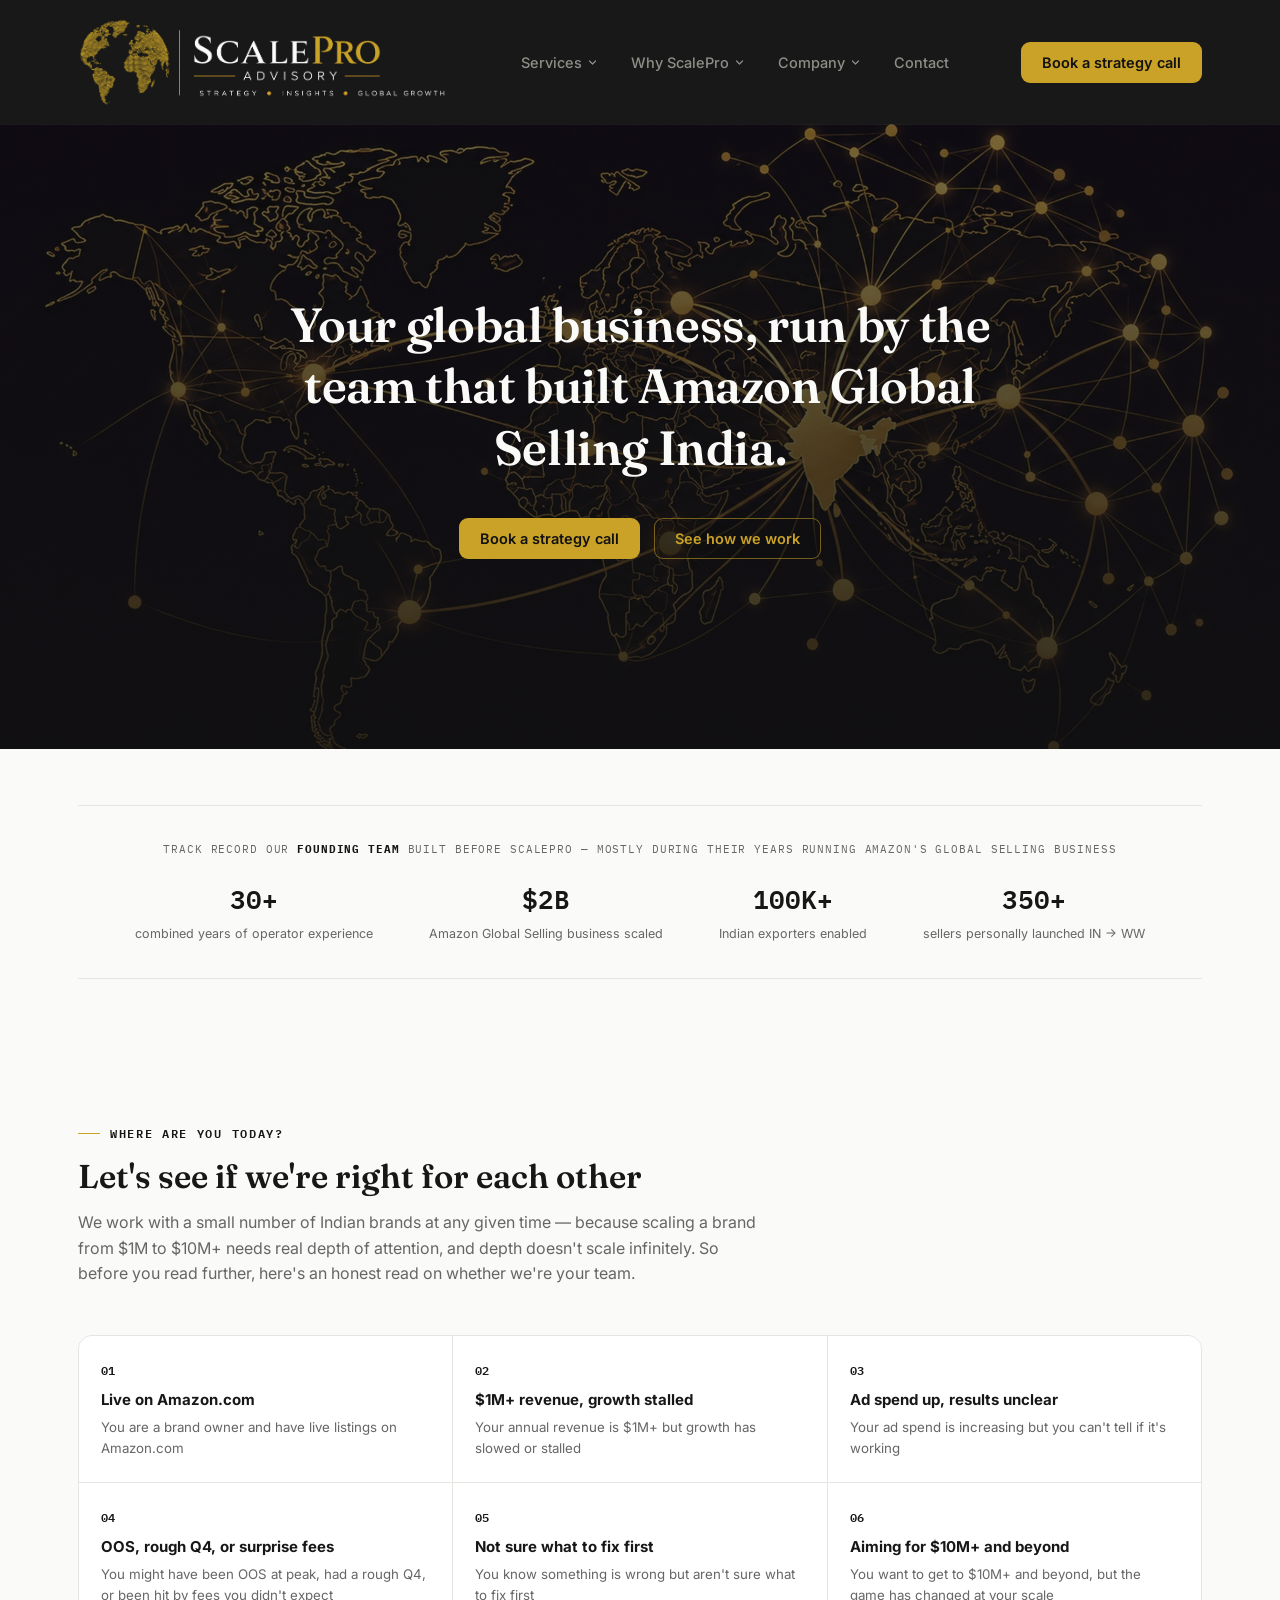
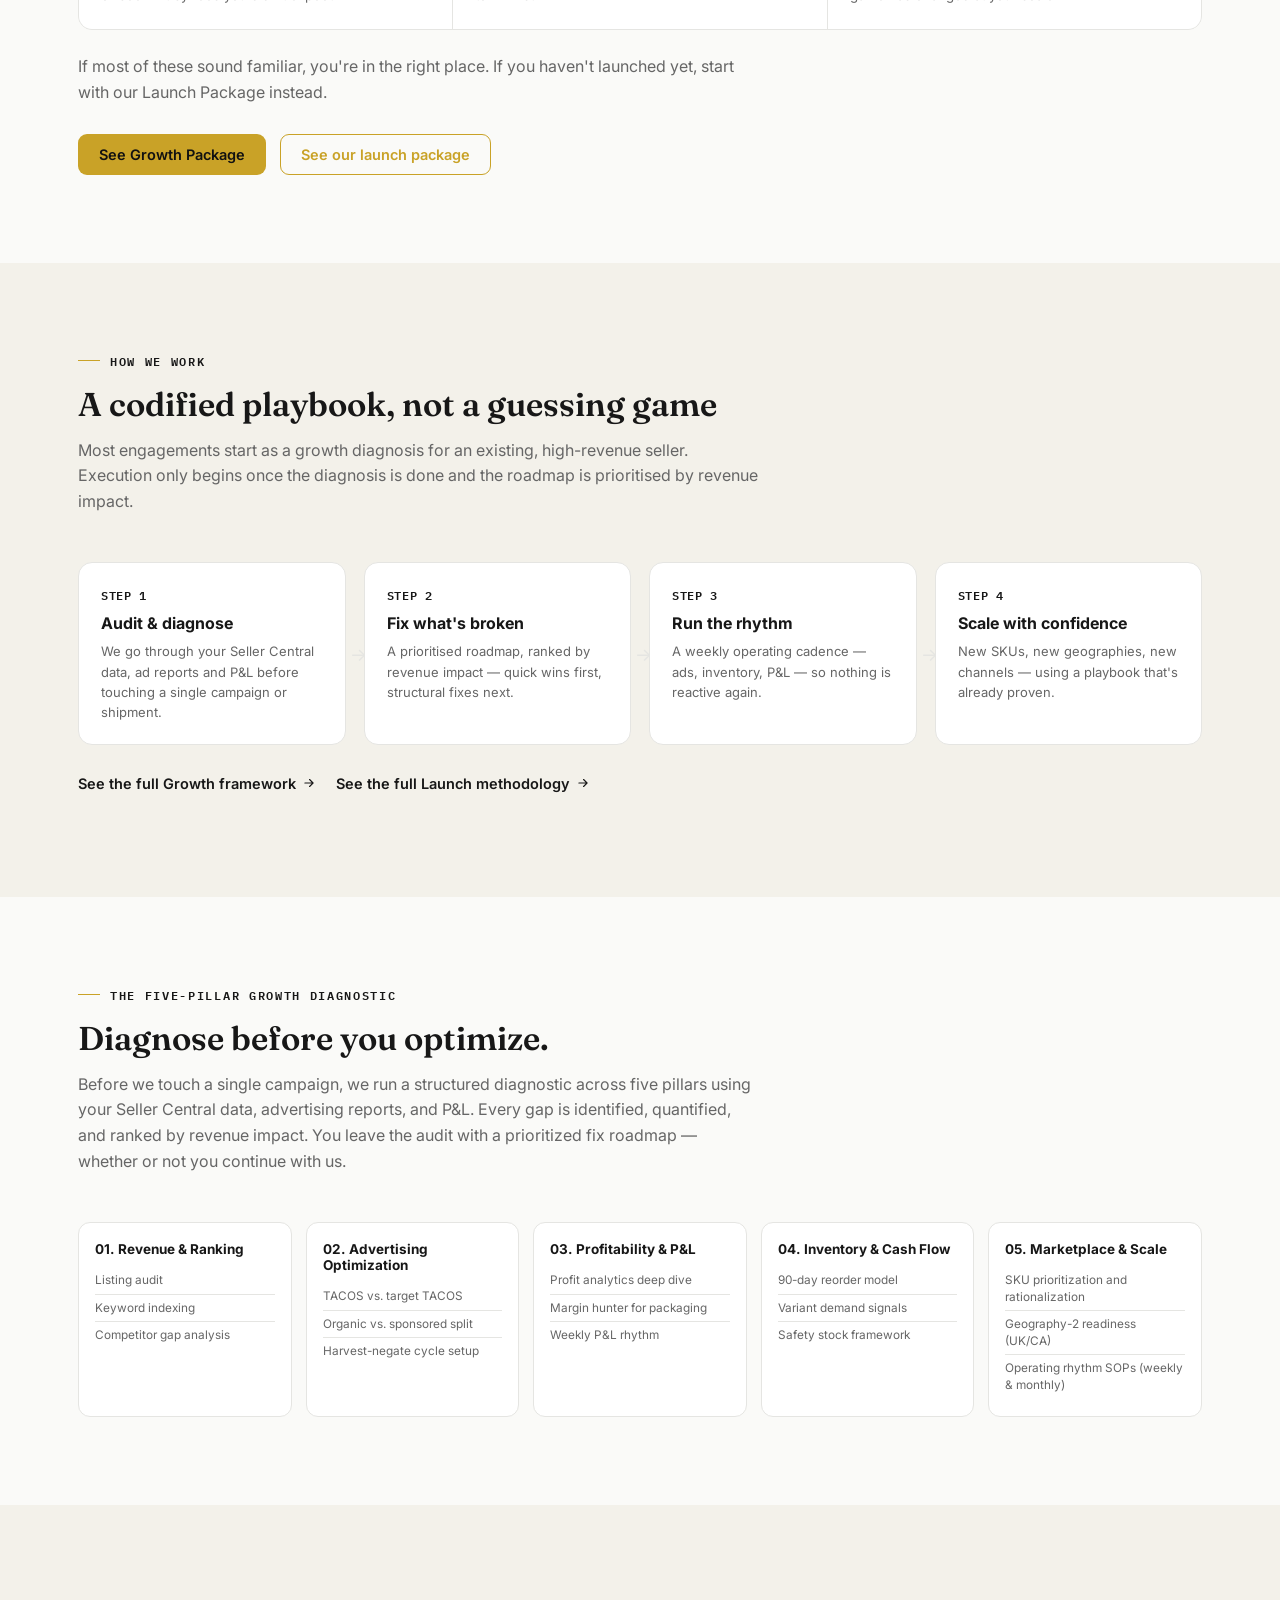
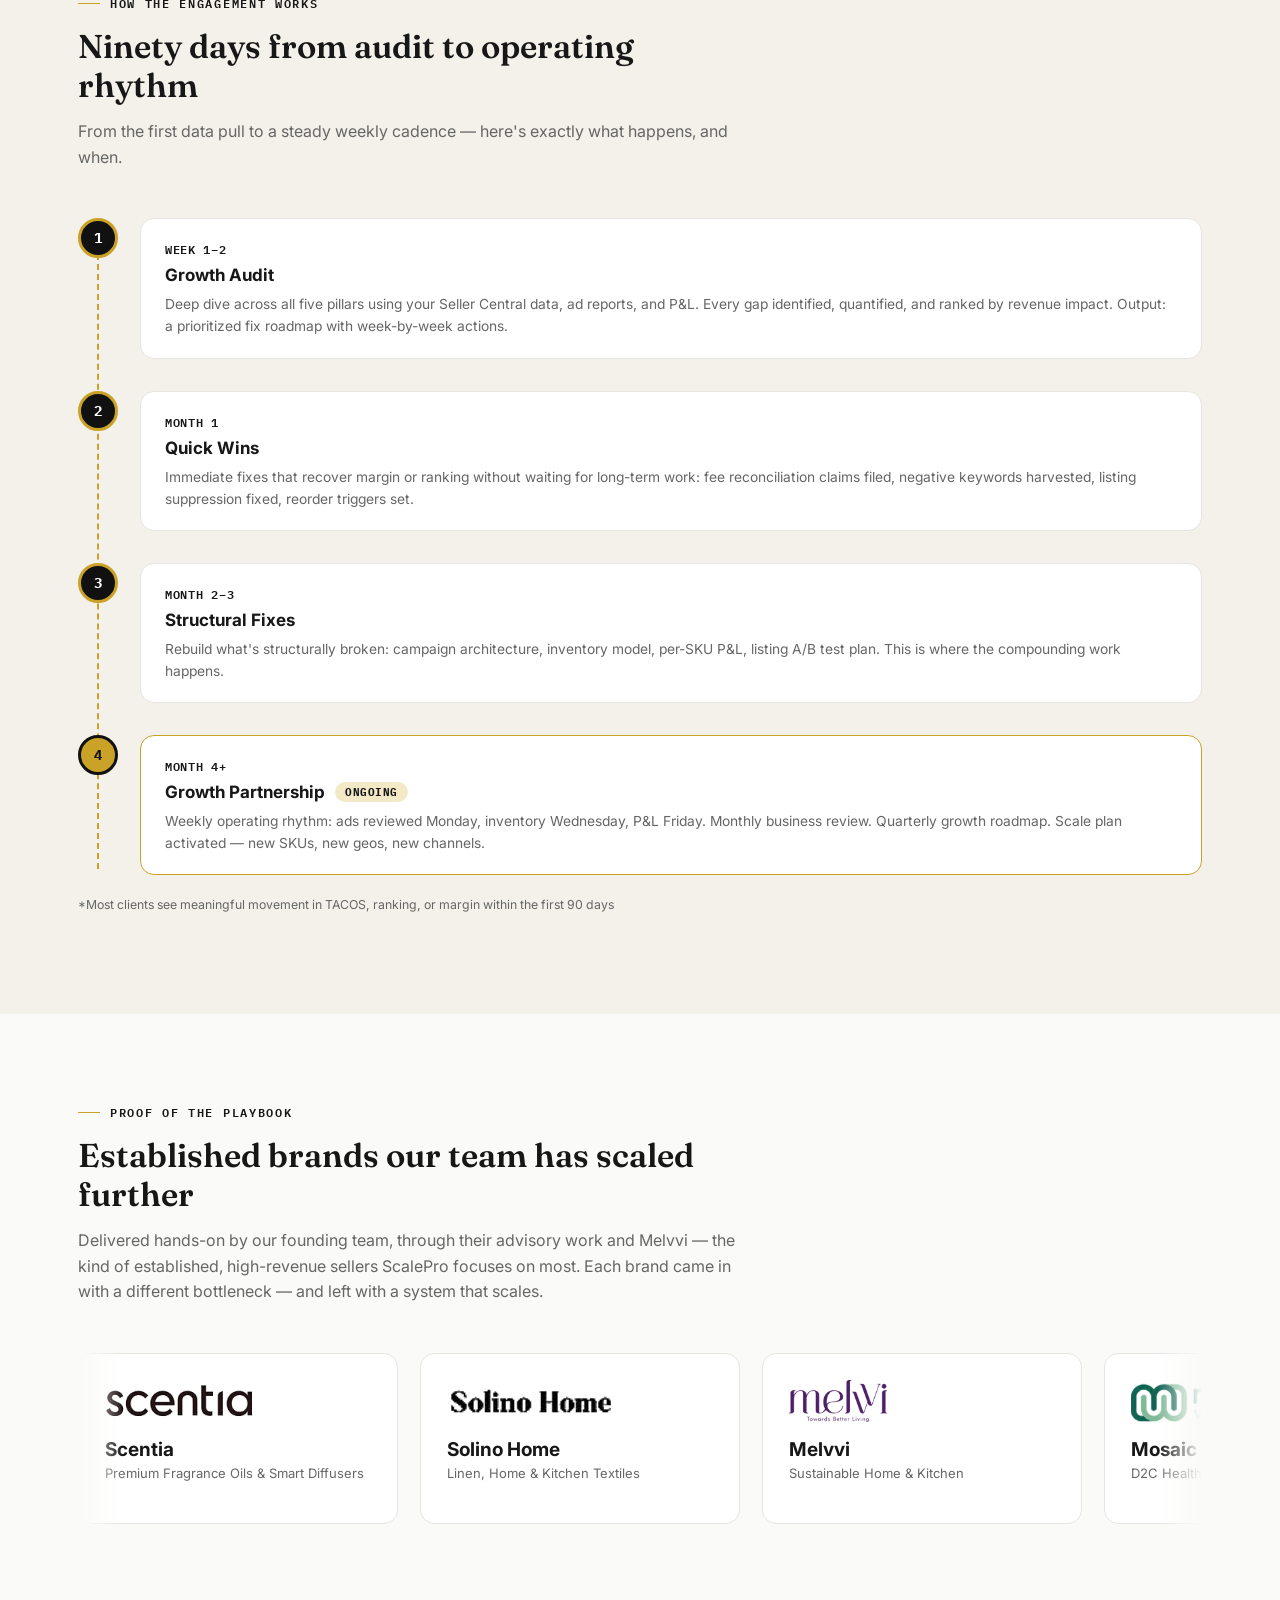
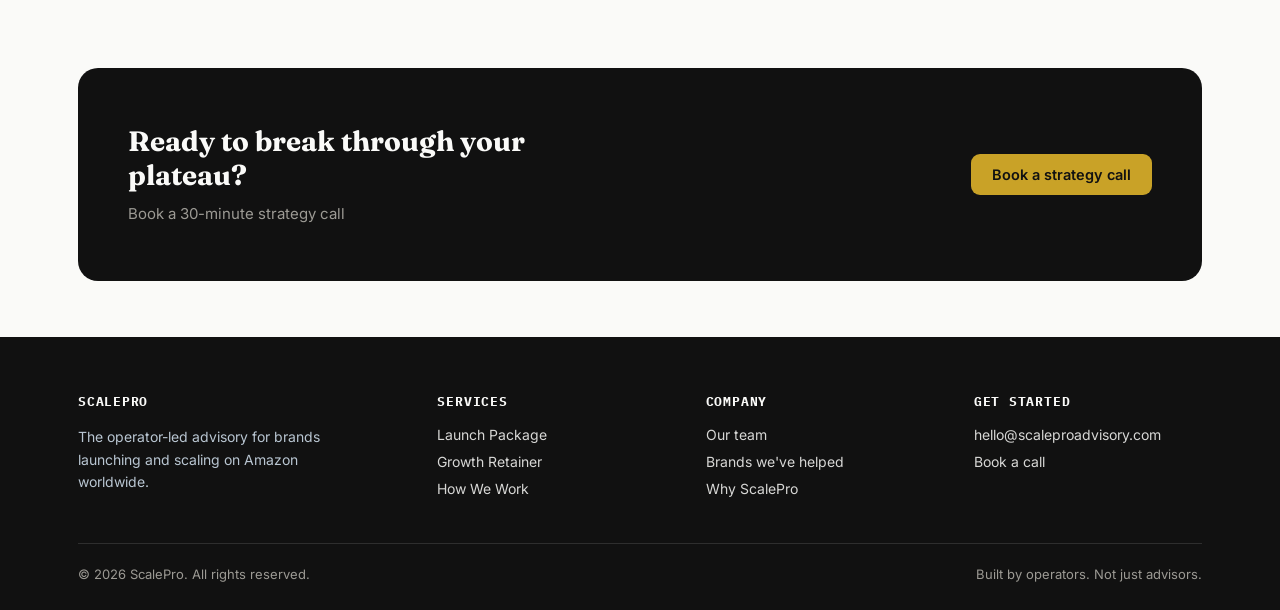
<file: index.html>
<!DOCTYPE html>
<html lang="en">
<head>
<meta charset="UTF-8">
<meta name="viewport" content="width=device-width, initial-scale=1.0">
<title>ScalePro — Amazon Global Growth Advisory for Indian Brands</title>
<meta name="description" content="ScalePro is the operator-led advisory for Indian D2C brands launching and scaling on Amazon worldwide.">
<link rel="icon" type="image/svg+xml" href="data:image/svg+xml,%3Csvg xmlns='http://www.w3.org/2000/svg' viewBox='0 0 52 52'%3E%3Crect width='52' height='52' rx='11' fill='%23111111'/%3E%3Crect x='8' y='29' width='8' height='15' rx='2.4' fill='%23C9A227'/%3E%3Crect x='22' y='19' width='8' height='25' rx='2.4' fill='%23C9A227'/%3E%3Crect x='36' y='8' width='8' height='36' rx='2.4' fill='%23C9A227'/%3E%3Cpath d='M9 27 C18 6 33 4 42 8' fill='none' stroke='%23C9A227' stroke-width='2' stroke-dasharray='1 5.5' stroke-linecap='round'/%3E%3Ccircle cx='42.5' cy='8.5' r='2.8' fill='%23C9A227'/%3E%3C/svg%3E">
<link rel="preconnect" href="https://fonts.googleapis.com">
<link rel="preconnect" href="https://fonts.gstatic.com" crossorigin>
<link href="https://fonts.googleapis.com/css2?family=Fraunces:ital,opsz,wght@0,9..144,400;0,9..144,500;0,9..144,600;0,9..144,700;1,9..144,500&family=Inter:wght@400;500;600;700;800&family=IBM+Plex+Mono:wght@400;500;600&display=swap" rel="stylesheet">
<link rel="stylesheet" href="assets/styles.css">
</head>
<body>

<header id="siteHeader">
  <div class="navbar">
    <a href="index.html" class="logo" aria-label="ScalePro Advisory — home">
      <img src="assets/logo-header.png" alt="ScalePro Advisory" class="logo-img">
    </a>
    <nav class="links" id="navLinks">
      <div class="nav-item">
        <button class="nav-top" type="button">Services <svg class="caret" viewBox="0 0 12 12" fill="none"><path d="M2 4l4 4 4-4" stroke="currentColor" stroke-width="1.6" stroke-linecap="round" stroke-linejoin="round"/></svg></button>
        <div class="dropdown">
          <a href="launch.html">Launch Package<span class="sub">For first-time Amazon launches</span></a>
          <a href="growth.html">Growth Retainer<span class="sub">For sellers already live, scaling</span></a>
          <a href="process.html">How We Work<span class="sub">The 90-day engagement journey</span></a>
        </div>
      </div>
      <div class="nav-item">
        <button class="nav-top" type="button">Why ScalePro <svg class="caret" viewBox="0 0 12 12" fill="none"><path d="M2 4l4 4 4-4" stroke="currentColor" stroke-width="1.6" stroke-linecap="round" stroke-linejoin="round"/></svg></button>
        <div class="dropdown">
          <a href="why-us.html">DIY vs. Agency vs. Us<span class="sub">The honest comparison</span></a>
          <a href="why-us.html#mistakes">6 recurring mistakes<span class="sub">Learn from others' launches</span></a>
        </div>
      </div>
      <div class="nav-item">
        <button class="nav-top" type="button">Company <svg class="caret" viewBox="0 0 12 12" fill="none"><path d="M2 4l4 4 4-4" stroke="currentColor" stroke-width="1.6" stroke-linecap="round" stroke-linejoin="round"/></svg></button>
        <div class="dropdown">
          <a href="team.html">Our team<span class="sub">Founders &amp; operator background</span></a>
          <a href="team.html#brands">Brands we've helped<span class="sub">Case studies from the team</span></a>
        </div>
      </div>
      <div class="nav-item"><a href="contact.html">Contact</a></div>
    </nav>
    <div class="nav-cta">
      <!-- <button class="btn btn-ghost" data-login-trigger>Client login</button> -->
      <a href="contact.html" class="btn btn-gold">Book a strategy call</a>
      <button class="burger" id="burgerBtn" aria-label="Menu"><span></span><span></span><span></span></button>
    </div>
  </div>
</header>

<section class="hero" id="top">
  <div class="hero-bg">
    <img src="assets/hero-network-gold.jpg" alt="Global trade network map showing India-centered routes connecting to markets across the Americas, Europe, and Asia-Pacific" width="1920" height="1049">
  </div>
  <div class="wrap hero-inner">
    <h1>Your global business, run by the team that built Amazon Global Selling India.</h1>
    <div class="hero-ctas">
      <a href="contact.html" class="btn btn-gold">Book a strategy call</a>
      <a href="process.html" class="btn btn-ghost">See how we work</a>
    </div>
  </div>
</section>

<!-- TRACK RECORD -->
<section class="section tight">
  <div class="wrap">
    <div class="track-record">
      <span class="track-record-label">Track record our <b>founding team</b> built before ScalePro — mostly during their years running Amazon's Global Selling business</span>
      <div class="track-record-stats">
        <div class="stat"><b>30+</b><span>combined years of operator experience</span></div>
        <div class="stat"><b>$2B</b><span>Amazon Global Selling business scaled</span></div>
        <div class="stat"><b>100K+</b><span>Indian exporters enabled</span></div>
        <div class="stat"><b>350+</b><span>sellers personally launched IN → WW</span></div>
      </div>
    </div>
  </div>
</section>

<!-- WHO WE SERVE -->
<section class="section" id="who">
  <div class="wrap">
    <div class="section-head">
      <div class="eyebrow">Where are you today?</div>
      <h2>Let's see if we're right for each other</h2>
      <p>We work with a small number of Indian brands at any given time — because scaling a brand from $1M to $10M+ needs real depth of attention, and depth doesn't scale infinitely. So before you read further, here's an honest read on whether we're your team.</p>
    </div>
    <div class="fit-check">
      <div class="fit-check-item"><div class="n">01</div><h6>Live on Amazon.com</h6><p>You are a brand owner and have live listings on Amazon.com</p></div>
      <div class="fit-check-item"><div class="n">02</div><h6>$1M+ revenue, growth stalled</h6><p>Your annual revenue is $1M+ but growth has slowed or stalled</p></div>
      <div class="fit-check-item"><div class="n">03</div><h6>Ad spend up, results unclear</h6><p>Your ad spend is increasing but you can't tell if it's working</p></div>
      <div class="fit-check-item"><div class="n">04</div><h6>OOS, rough Q4, or surprise fees</h6><p>You might have been OOS at peak, had a rough Q4, or been hit by fees you didn't expect</p></div>
      <div class="fit-check-item"><div class="n">05</div><h6>Not sure what to fix first</h6><p>You know something is wrong but aren't sure what to fix first</p></div>
      <div class="fit-check-item"><div class="n">06</div><h6>Aiming for $10M+ and beyond</h6><p>You want to get to $10M+ and beyond, but the game has changed at your scale</p></div>
    </div>
    <p class="fit-check-note">If most of these sound familiar, you're in the right place. If you haven't launched yet, start with our Launch Package instead.</p>
    <div class="cta-actions">
      <a href="growth.html" class="btn btn-gold">See Growth Package</a>
      <a href="launch.html" class="btn btn-outline">See our launch package</a>
    </div>
  </div>
</section>

<!-- HOW IT WORKS TEASER -->
<section class="section tint">
  <div class="wrap">
    <div class="section-head">
      <div class="eyebrow">How we work</div>
      <h2>A codified playbook, not a guessing game</h2>
      <p>Most engagements start as a growth diagnosis for an existing, high-revenue seller. Execution only begins once the diagnosis is done and the roadmap is prioritised by revenue impact.</p>
    </div>
    <div class="flow" style="margin-bottom:0;">
      <div class="flowcard"><div class="when">STEP 1</div><h5>Audit &amp; diagnose</h5><p>We go through your Seller Central data, ad reports and P&amp;L before touching a single campaign or shipment.</p></div>
      <div class="flowcard"><div class="when">STEP 2</div><h5>Fix what's broken</h5><p>A prioritised roadmap, ranked by revenue impact — quick wins first, structural fixes next.</p></div>
      <div class="flowcard"><div class="when">STEP 3</div><h5>Run the rhythm</h5><p>A weekly operating cadence — ads, inventory, P&amp;L — so nothing is reactive again.</p></div>
      <div class="flowcard"><div class="when">STEP 4</div><h5>Scale with confidence</h5><p>New SKUs, new geographies, new channels — using a playbook that's already proven.</p></div>
    </div>
    <p style="margin-top:28px;">
      <a href="growth.html" class="go" style="display:inline-flex;">See the full Growth framework <svg width="14" height="14" viewBox="0 0 24 24" fill="none"><path d="M5 12h14M13 6l6 6-6 6" stroke="currentColor" stroke-width="2" stroke-linecap="round" stroke-linejoin="round"/></svg></a>
      &nbsp; &nbsp;
      <a href="launch.html" class="go" style="display:inline-flex;">See the full Launch methodology <svg width="14" height="14" viewBox="0 0 24 24" fill="none"><path d="M5 12h14M13 6l6 6-6 6" stroke="currentColor" stroke-width="2" stroke-linecap="round" stroke-linejoin="round"/></svg></a>
    </p>
  </div>
</section>

<!-- FIVE-PILLAR GROWTH DIAGNOSTIC -->
<section class="section">
  <div class="wrap">
    <div class="section-head">
      <div class="eyebrow">The five-pillar growth diagnostic</div>
      <h2>Diagnose before you optimize.</h2>
      <p>Before we touch a single campaign, we run a structured diagnostic across five pillars using your Seller Central data, advertising reports, and P&amp;L. Every gap is identified, quantified, and ranked by revenue impact. You leave the audit with a prioritized fix roadmap — whether or not you continue with us.</p>
    </div>
    <div class="pillars">
      <div class="pillar"><h6>01. Revenue &amp; Ranking</h6><ul><li>Listing audit</li><li>Keyword indexing</li><li>Competitor gap analysis</li></ul></div>
      <div class="pillar"><h6>02. Advertising Optimization</h6><ul><li>TACOS vs. target TACOS</li><li>Organic vs. sponsored split</li><li>Harvest-negate cycle setup</li></ul></div>
      <div class="pillar"><h6>03. Profitability &amp; P&amp;L</h6><ul><li>Profit analytics deep dive</li><li>Margin hunter for packaging</li><li>Weekly P&amp;L rhythm</li></ul></div>
      <div class="pillar"><h6>04. Inventory &amp; Cash Flow</h6><ul><li>90-day reorder model</li><li>Variant demand signals</li><li>Safety stock framework</li></ul></div>
      <div class="pillar"><h6>05. Marketplace &amp; Scale</h6><ul><li>SKU prioritization and rationalization</li><li>Geography-2 readiness (UK/CA)</li><li>Operating rhythm SOPs (weekly &amp; monthly)</li></ul></div>
    </div>
  </div>
</section>

<!-- HOW THE ENGAGEMENT WORKS -->
<section class="section tint">
  <div class="wrap">
    <div class="section-head">
      <div class="eyebrow">How the engagement works</div>
      <h2>Ninety days from audit to operating rhythm</h2>
      <p>From the first data pull to a steady weekly cadence — here's exactly what happens, and when.</p>
    </div>
    <div class="roadmap">
      <div class="roadmap-stop">
        <div class="roadmap-dot">1</div>
        <div class="roadmap-card">
          <div class="roadmap-when">WEEK 1–2</div>
          <h4>Growth Audit</h4>
          <p>Deep dive across all five pillars using your Seller Central data, ad reports, and P&amp;L. Every gap identified, quantified, and ranked by revenue impact. Output: a prioritized fix roadmap with week-by-week actions.</p>
        </div>
      </div>
      <div class="roadmap-stop">
        <div class="roadmap-dot">2</div>
        <div class="roadmap-card">
          <div class="roadmap-when">MONTH 1</div>
          <h4>Quick Wins</h4>
          <p>Immediate fixes that recover margin or ranking without waiting for long-term work: fee reconciliation claims filed, negative keywords harvested, listing suppression fixed, reorder triggers set.</p>
        </div>
      </div>
      <div class="roadmap-stop">
        <div class="roadmap-dot">3</div>
        <div class="roadmap-card">
          <div class="roadmap-when">MONTH 2–3</div>
          <h4>Structural Fixes</h4>
          <p>Rebuild what's structurally broken: campaign architecture, inventory model, per-SKU P&amp;L, listing A/B test plan. This is where the compounding work happens.</p>
        </div>
      </div>
      <div class="roadmap-stop ongoing">
        <div class="roadmap-dot">4</div>
        <div class="roadmap-card">
          <div class="roadmap-when">MONTH 4+</div>
          <h4>Growth Partnership <span class="roadmap-tag">Ongoing</span></h4>
          <p>Weekly operating rhythm: ads reviewed Monday, inventory Wednesday, P&amp;L Friday. Monthly business review. Quarterly growth roadmap. Scale plan activated — new SKUs, new geos, new channels.</p>
        </div>
      </div>
    </div>
    <p class="footnote" style="margin-top:20px;">*Most clients see meaningful movement in TACOS, ranking, or margin within the first 90 days</p>
  </div>
</section>

<!-- BRANDS TEASER -->
<section class="section">
  <div class="wrap">
    <div class="section-head">
      <div class="eyebrow">Proof of the playbook</div>
      <h2>Established brands our team has scaled further</h2>
      <p>Delivered hands-on by our founding team, through their advisory work and Melvvi — the kind of established, high-revenue sellers ScalePro focuses on most. Each brand came in with a different bottleneck — and left with a system that scales.</p>
    </div>
    <div class="brands-marquee">
      <div class="brands-track">
        <div class="brand">
          <img src="assets/logo-scentia.png" alt="Scentia" class="brand-logo">
          <h4>Scentia</h4>
          <div class="cat">Premium Fragrance Oils &amp; Smart Diffusers</div>
        </div>
        <div class="brand">
          <img src="assets/logo-solino.png" alt="Solino Home" class="brand-logo">
          <h4>Solino Home</h4>
          <div class="cat">Linen, Home &amp; Kitchen Textiles</div>
        </div>
        <div class="brand">
          <img src="assets/logo-melvvi.png" alt="Melvvi" class="brand-logo">
          <h4>Melvvi</h4>
          <div class="cat">Sustainable Home &amp; Kitchen</div>
        </div>
        <div class="brand">
          <img src="assets/logo-mosaic.png" alt="Mosaic Wellness" class="brand-logo">
          <h4>Mosaic Wellness</h4>
          <div class="cat">D2C Health &amp; Personal Care</div>
        </div>
        <div class="brand">
          <img src="assets/logo-sandhu.png" alt="Sandhu Herbals" class="brand-logo">
          <h4>Sandhu's Herbal</h4>
          <div class="cat">Health &amp; Wellness Supplements</div>
        </div>
        <!-- duplicate set for seamless marquee loop -->
        <div class="brand" aria-hidden="true">
          <img src="assets/logo-scentia.png" alt="" class="brand-logo">
          <h4>Scentia</h4>
          <div class="cat">Premium Fragrance Oils &amp; Smart Diffusers</div>
        </div>
        <div class="brand" aria-hidden="true">
          <img src="assets/logo-solino.png" alt="" class="brand-logo">
          <h4>Solino Home</h4>
          <div class="cat">Linen, Home &amp; Kitchen Textiles</div>
        </div>
        <div class="brand" aria-hidden="true">
          <img src="assets/logo-melvvi.png" alt="" class="brand-logo">
          <h4>Melvvi</h4>
          <div class="cat">Sustainable Home &amp; Kitchen</div>
        </div>
        <div class="brand" aria-hidden="true">
          <img src="assets/logo-mosaic.png" alt="" class="brand-logo">
          <h4>Mosaic Wellness</h4>
          <div class="cat">D2C Health &amp; Personal Care</div>
        </div>
        <div class="brand" aria-hidden="true">
          <img src="assets/logo-sandhu.png" alt="" class="brand-logo">
          <h4>Sandhu's Herbal</h4>
          <div class="cat">Health &amp; Wellness Supplements</div>
        </div>
      </div>
    </div>
  </div>
</section>

<!-- CTA -->
<section class="section tight">
  <div class="wrap">
    <div class="cta-band">
      <div>
        <h3>Ready to break through your plateau?</h3>
        <p>Book a 30-minute strategy call</p>
      </div>
      <div class="cta-actions">
        <a href="contact.html" class="btn btn-gold">Book a strategy call</a>
        <!-- <button class="btn btn-ghost" data-login-trigger>Client login</button> commented out: no backend yet -->
      </div>
    </div>
  </div>
</section>

<footer>
  <div class="wrap">
    <div class="foot-grid">
      <div>
        <h5 class="mono">ScalePro</h5>
        <p style="font-size:14px;line-height:1.6;max-width:280px;color:#B9C6D2;">The operator-led advisory for brands launching and scaling on Amazon worldwide.</p>
      </div>
      <div>
        <h5 class="mono">Services</h5>
        <a href="launch.html">Launch Package</a>
        <a href="growth.html">Growth Retainer</a>
        <a href="process.html">How We Work</a>
      </div>
      <div>
        <h5 class="mono">Company</h5>
        <a href="team.html">Our team</a>
        <a href="team.html#brands">Brands we've helped</a>
        <a href="why-us.html">Why ScalePro</a>
      </div>
      <div>
        <h5 class="mono">Get started</h5>
        <a href="mailto:hello@scaleproadvisory.com">hello@scaleproadvisory.com</a>
        <!-- <a href="#" data-login-trigger>Client login</a> -->
        <a href="contact.html">Book a call</a>
      </div>
    </div>
    <div class="foot-bottom">
      <span>© 2026 ScalePro. All rights reserved.</span>
      <span>Built by operators. Not just advisors.</span>
    </div>
  </div>
</footer>

<!-- LOGIN MODAL -->
<div class="modal-overlay" id="loginModal">
  <div class="modal" id="modalContent">
    <button class="modal-close" id="modalClose">✕</button>
    <div id="loginView">
      <div class="tag">Client portal</div>
      <h3>Log in to ScalePro</h3>
      <p class="sub">Access your account dashboard and growth tools.</p>
      <div class="login-error" id="loginError"></div>
      <form id="loginForm">
        <div class="field">
          <label for="email">Email</label>
          <input type="email" id="email" placeholder="you@yourbrand.com" required>
        </div>
        <div class="field">
          <label for="password">Password</label>
          <input type="password" id="password" placeholder="••••••••" required>
        </div>
        <label class="remember-row"><input type="checkbox" id="rememberMe"> Keep me signed in on this device</label>
        <button type="submit" class="btn btn-dark">Log in</button>
      </form>
      <div class="modal-foot">New client? <a href="contact.html">Book a strategy call</a> to get set up.</div>
    </div>
  </div>
</div>

<script src="assets/clients.js"></script>
<script src="assets/main.js"></script>
</body>
</html>
</file>
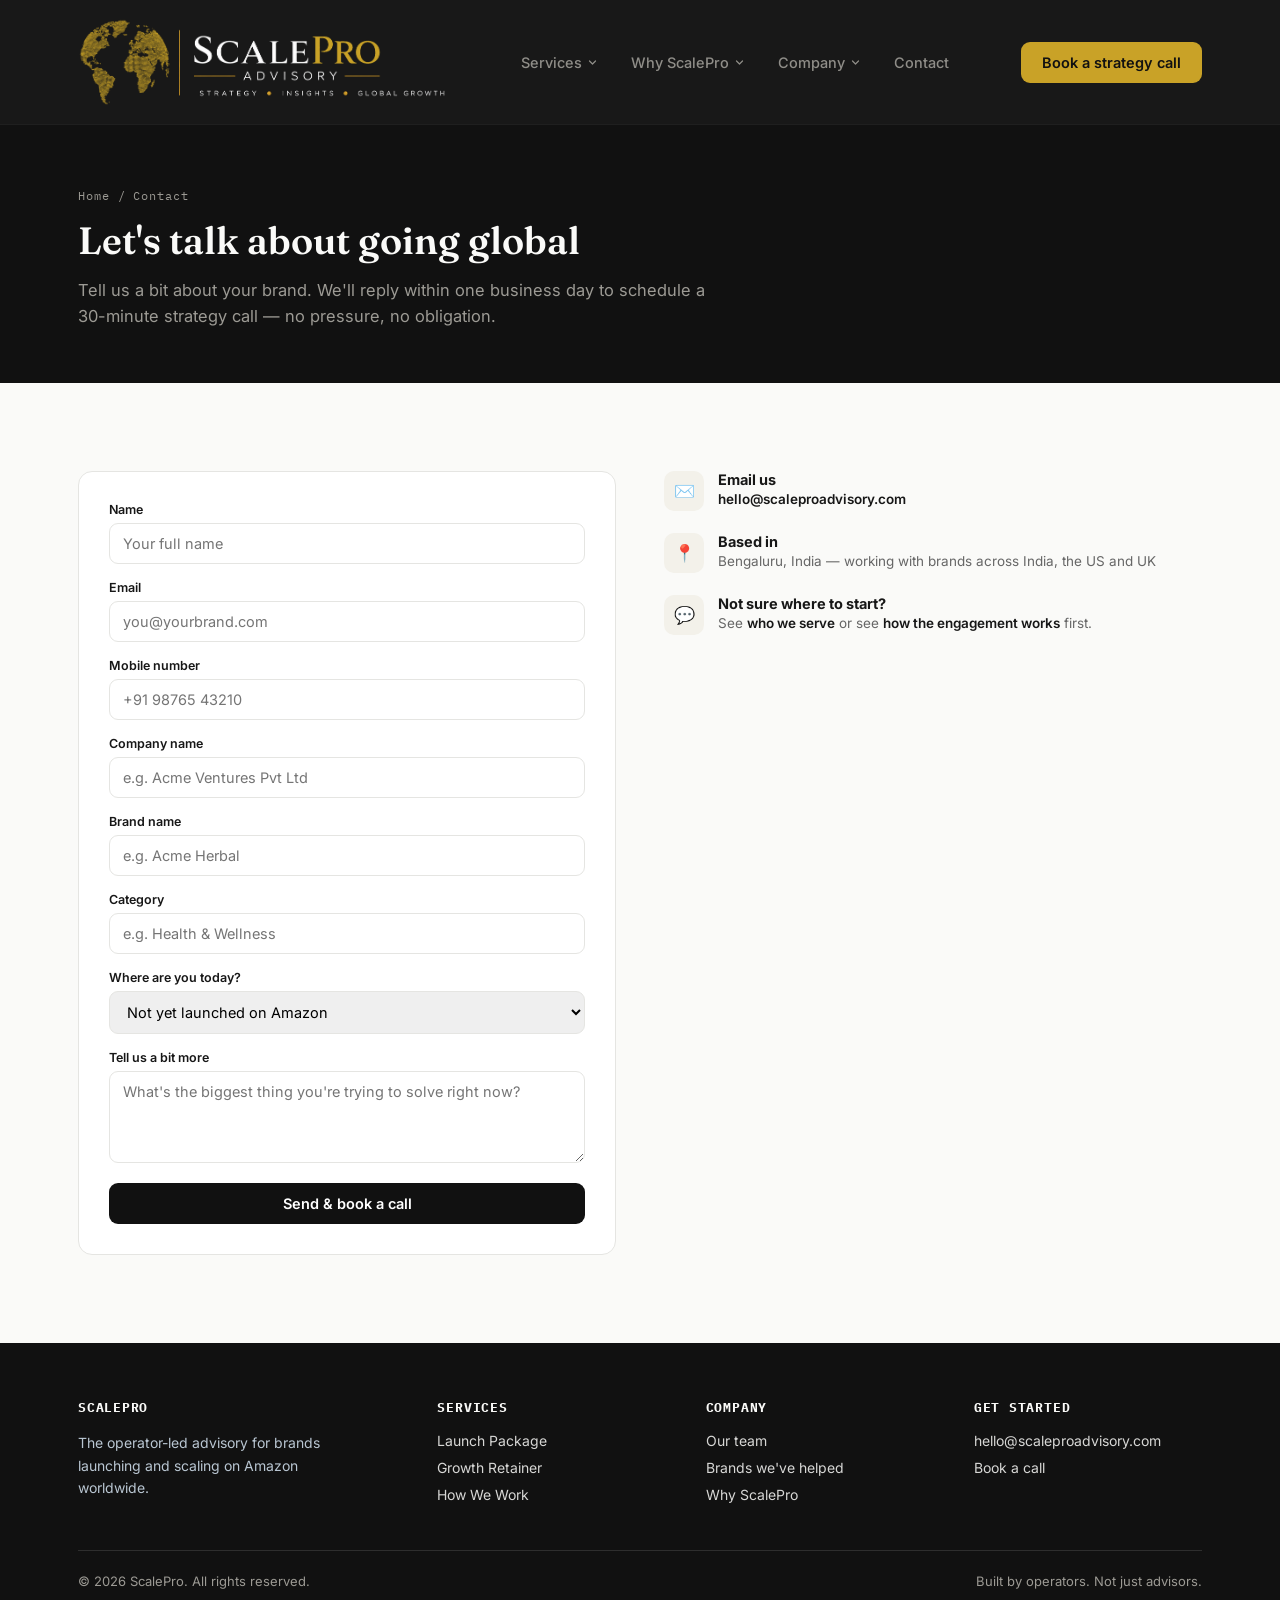
<file: contact.html>
<!DOCTYPE html>
<html lang="en">
<head>
<meta charset="UTF-8">
<meta name="viewport" content="width=device-width, initial-scale=1.0">
<title>Contact — ScalePro</title>
<meta name="description" content="Book a strategy call with ScalePro — the operator-led advisory for Indian brands launching and scaling on Amazon worldwide.">
<link rel="icon" type="image/svg+xml" href="data:image/svg+xml,%3Csvg xmlns='http://www.w3.org/2000/svg' viewBox='0 0 52 52'%3E%3Crect width='52' height='52' rx='11' fill='%23111111'/%3E%3Crect x='8' y='29' width='8' height='15' rx='2.4' fill='%23C9A227'/%3E%3Crect x='22' y='19' width='8' height='25' rx='2.4' fill='%23C9A227'/%3E%3Crect x='36' y='8' width='8' height='36' rx='2.4' fill='%23C9A227'/%3E%3Cpath d='M9 27 C18 6 33 4 42 8' fill='none' stroke='%23C9A227' stroke-width='2' stroke-dasharray='1 5.5' stroke-linecap='round'/%3E%3Ccircle cx='42.5' cy='8.5' r='2.8' fill='%23C9A227'/%3E%3C/svg%3E">
<link rel="preconnect" href="https://fonts.googleapis.com">
<link rel="preconnect" href="https://fonts.gstatic.com" crossorigin>
<link href="https://fonts.googleapis.com/css2?family=Fraunces:ital,opsz,wght@0,9..144,400;0,9..144,500;0,9..144,600;0,9..144,700;1,9..144,500&family=Inter:wght@400;500;600;700;800&family=IBM+Plex+Mono:wght@400;500;600&display=swap" rel="stylesheet">
<link rel="stylesheet" href="assets/styles.css">
</head>
<body>

<header id="siteHeader">
  <div class="navbar">
    <a href="index.html" class="logo" aria-label="ScalePro Advisory — home">
      <img src="assets/logo-header.png" alt="ScalePro Advisory" class="logo-img">
    </a>
    <nav class="links" id="navLinks">
      <div class="nav-item">
        <button class="nav-top" type="button">Services <svg class="caret" viewBox="0 0 12 12" fill="none"><path d="M2 4l4 4 4-4" stroke="currentColor" stroke-width="1.6" stroke-linecap="round" stroke-linejoin="round"/></svg></button>
        <div class="dropdown">
          <a href="launch.html">Launch Package<span class="sub">For first-time Amazon launches</span></a>
          <a href="growth.html">Growth Retainer<span class="sub">For sellers already live, scaling</span></a>
          <a href="process.html">How We Work<span class="sub">The 90-day engagement journey</span></a>
        </div>
      </div>
      <div class="nav-item">
        <button class="nav-top" type="button">Why ScalePro <svg class="caret" viewBox="0 0 12 12" fill="none"><path d="M2 4l4 4 4-4" stroke="currentColor" stroke-width="1.6" stroke-linecap="round" stroke-linejoin="round"/></svg></button>
        <div class="dropdown">
          <a href="why-us.html">DIY vs. Agency vs. Us<span class="sub">The honest comparison</span></a>
          <a href="why-us.html#mistakes">6 recurring mistakes<span class="sub">Learn from others' launches</span></a>
        </div>
      </div>
      <div class="nav-item">
        <button class="nav-top" type="button">Company <svg class="caret" viewBox="0 0 12 12" fill="none"><path d="M2 4l4 4 4-4" stroke="currentColor" stroke-width="1.6" stroke-linecap="round" stroke-linejoin="round"/></svg></button>
        <div class="dropdown">
          <a href="team.html">Our team<span class="sub">Founders &amp; operator background</span></a>
          <a href="team.html#brands">Brands we've helped<span class="sub">Case studies from the team</span></a>
        </div>
      </div>
      <div class="nav-item"><a href="contact.html">Contact</a></div>
    </nav>
    <div class="nav-cta">
      <!-- <button class="btn btn-ghost" data-login-trigger>Client login</button> -->
      <a href="contact.html" class="btn btn-gold">Book a strategy call</a>
      <button class="burger" id="burgerBtn" aria-label="Menu"><span></span><span></span><span></span></button>
    </div>
  </div>
</header>

<section class="pagehead">
  <div class="wrap">
    <div class="crumb"><a href="index.html">Home</a> / Contact</div>
    <h1>Let's talk about going global</h1>
    <p>Tell us a bit about your brand. We'll reply within one business day to schedule a 30-minute strategy call — no pressure, no obligation.</p>
  </div>
</section>

<section class="section">
  <div class="wrap">
    <div class="contact-grid">
      <div class="contact-card">
        <form id="contactForm" action="https://api.web3forms.com/submit" method="POST">
          <input type="hidden" name="access_key" value="3562b0d6-fb25-4342-ad57-b3f52c8ea9f0">
          <input type="hidden" name="subject" value="New strategy call request — ScalePro website">
          <input type="hidden" name="from_name" value="ScalePro Website">
          <input type="checkbox" name="botcheck" style="display:none;" tabindex="-1" autocomplete="off">
          <input type="hidden" name="redirect" value="https://scaleproadvisory.com/contact.html?sent=true">
          <div class="field">
            <label for="c-name">Name</label>
            <input type="text" id="c-name" name="name" placeholder="Your full name" required>
          </div>
          <div class="field">
            <label for="c-email">Email</label>
            <input type="email" id="c-email" name="email" placeholder="you@yourbrand.com" required>
          </div>
          <div class="field">
            <label for="c-phone">Mobile number</label>
            <input type="tel" id="c-phone" name="phone" placeholder="+91 98765 43210" required>
          </div>
          <div class="field">
            <label for="c-company">Company name</label>
            <input type="text" id="c-company" name="company" placeholder="e.g. Acme Ventures Pvt Ltd">
          </div>
          <div class="field">
            <label for="c-brand">Brand name</label>
            <input type="text" id="c-brand" name="brand" placeholder="e.g. Acme Herbal">
          </div>
          <div class="field">
            <label for="c-category">Category</label>
            <input type="text" id="c-category" name="category" placeholder="e.g. Health &amp; Wellness">
          </div>
          <div class="field">
            <label for="c-stage">Where are you today?</label>
            <select id="c-stage" name="stage">
              <option>Not yet launched on Amazon</option>
              <option>Launched, revenue under $1M/year</option>
              <option>Launched, revenue $1M+/year, growth stalled</option>
              <option>Not sure yet</option>
            </select>
          </div>
          <div class="field">
            <label for="c-msg">Tell us a bit more</label>
            <textarea id="c-msg" name="message" rows="4" placeholder="What's the biggest thing you're trying to solve right now?"></textarea>
          </div>
          <div id="formStatus" class="form-status"></div>
          <button type="submit" class="btn btn-dark" style="width:100%;">Send &amp; book a call</button>
        </form>
      </div>
      <div>
        <div class="contact-info-item">
          <div class="ico">✉️</div>
          <div>
            <h5>Email us</h5>
            <p><a href="mailto:hello@scaleproadvisory.com" style="color:var(--color-text-primary);text-decoration:none;font-weight:600;">hello@scaleproadvisory.com</a></p>
          </div>
        </div>
        <div class="contact-info-item">
          <div class="ico">📍</div>
          <div>
            <h5>Based in</h5>
            <p>Bengaluru, India — working with brands across India, the US and UK</p>
          </div>
        </div>
        <!-- <div class="contact-info-item">
          <div class="ico">🔑</div>
          <div>
            <h5>Already a client?</h5>
            <p><a href="#" data-login-trigger style="color:var(--color-text-primary);text-decoration:none;font-weight:600;">Log in to your client portal</a> instead of filling out this form.</p>
          </div>
        </div> -->
        <div class="contact-info-item">
          <div class="ico">💬</div>
          <div>
            <h5>Not sure where to start?</h5>
            <p>See <a href="index.html#who" style="color:var(--color-text-primary);text-decoration:none;font-weight:600;">who we serve</a> or see <a href="process.html" style="color:var(--color-text-primary);text-decoration:none;font-weight:600;">how the engagement works</a> first.</p>
          </div>
        </div>
      </div>
    </div>
  </div>
</section>

<footer>
  <div class="wrap">
    <div class="foot-grid">
      <div>
        <h5 class="mono">ScalePro</h5>
        <p style="font-size:14px;line-height:1.6;max-width:280px;color:#B9C6D2;">The operator-led advisory for brands launching and scaling on Amazon worldwide.</p>
      </div>
      <div>
        <h5 class="mono">Services</h5>
        <a href="launch.html">Launch Package</a>
        <a href="growth.html">Growth Retainer</a>
        <a href="process.html">How We Work</a>
      </div>
      <div>
        <h5 class="mono">Company</h5>
        <a href="team.html">Our team</a>
        <a href="team.html#brands">Brands we've helped</a>
        <a href="why-us.html">Why ScalePro</a>
      </div>
      <div>
        <h5 class="mono">Get started</h5>
        <a href="mailto:hello@scaleproadvisory.com">hello@scaleproadvisory.com</a>
        <!-- <a href="#" data-login-trigger>Client login</a> -->
        <a href="contact.html">Book a call</a>
      </div>
    </div>
    <div class="foot-bottom">
      <span>© 2026 ScalePro. All rights reserved.</span>
      <span>Built by operators. Not just advisors.</span>
    </div>
  </div>
</footer>

<div class="modal-overlay" id="loginModal">
  <div class="modal" id="modalContent">
    <button class="modal-close" id="modalClose">✕</button>
    <div id="loginView">
      <div class="tag">Client portal</div>
      <h3>Log in to ScalePro</h3>
      <p class="sub">Access your account dashboard and growth tools.</p>
      <form id="loginForm">
        <div class="field">
          <label for="email">Email</label>
          <input type="email" id="email" placeholder="you@yourbrand.com" required>
        </div>
        <div class="field">
          <label for="password">Password</label>
          <input type="password" id="password" placeholder="••••••••" required>
        </div>
        <button type="submit" class="btn btn-dark">Log in</button>
      </form>
      <div class="modal-foot">New client? <a href="contact.html">Book a strategy call</a> to get set up.</div>
    </div>
    <div id="dashView" style="display:none;">
      <div class="tag">Client portal</div>
      <h3>You're in 👋</h3>
      <p class="sub">Your growth tools are being provisioned. Here's what's launching for your account:</p>
      <div class="dash-tools">
        <div class="dtool"><div class="name">Listing Optimizer</div><div class="status">COMING SOON</div><span class="lock">🔒</span></div>
        <div class="dtool"><div class="name">Ads Copilot</div><div class="status">COMING SOON</div><span class="lock">🔒</span></div>
        <div class="dtool"><div class="name">Inventory Planner</div><div class="status">COMING SOON</div><span class="lock">🔒</span></div>
        <div class="dtool"><div class="name">P&amp;L Dashboard</div><div class="status">COMING SOON</div><span class="lock">🔒</span></div>
      </div>
      <p class="sub" style="margin:0;">We'll notify you by email the moment your tools go live. In the meantime, your account team has your weekly review on the calendar.</p>
    </div>
  </div>
</div>

<script src="assets/main.js"></script>
</body>
</html>
</file>
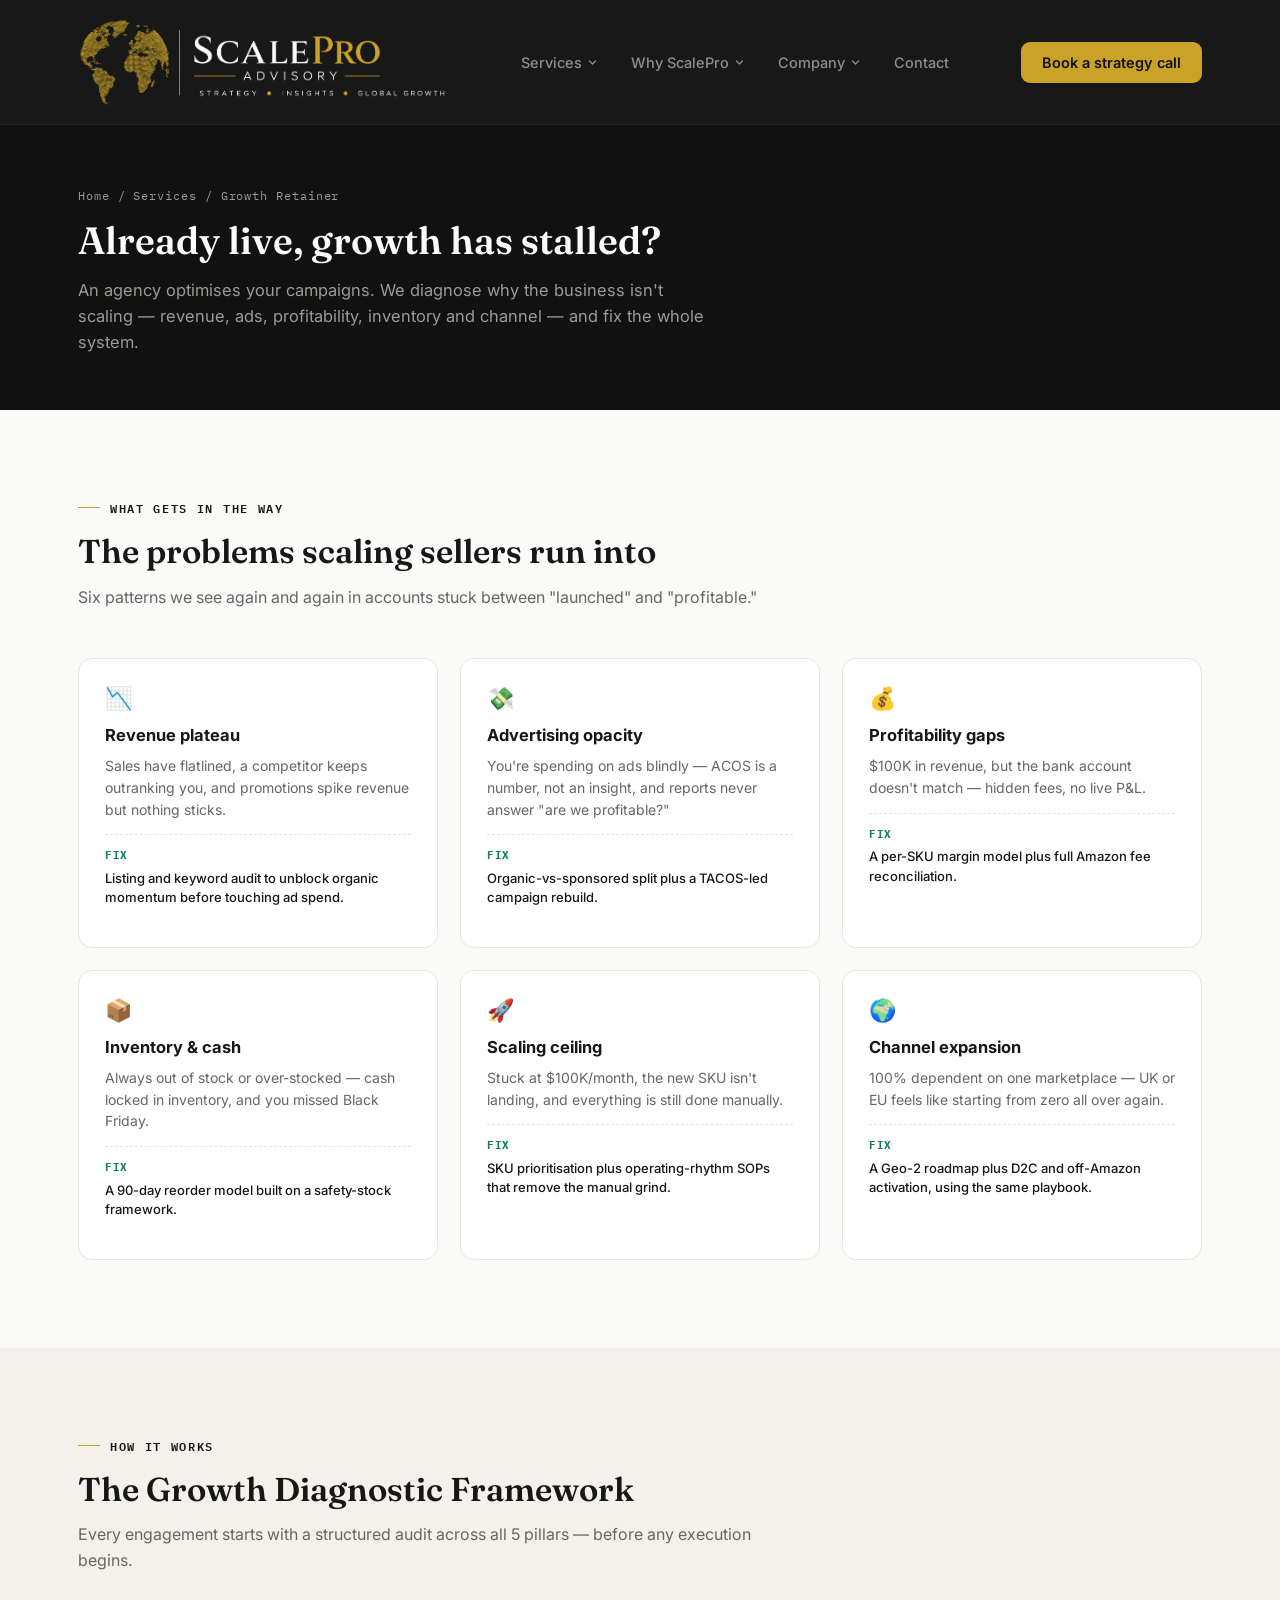
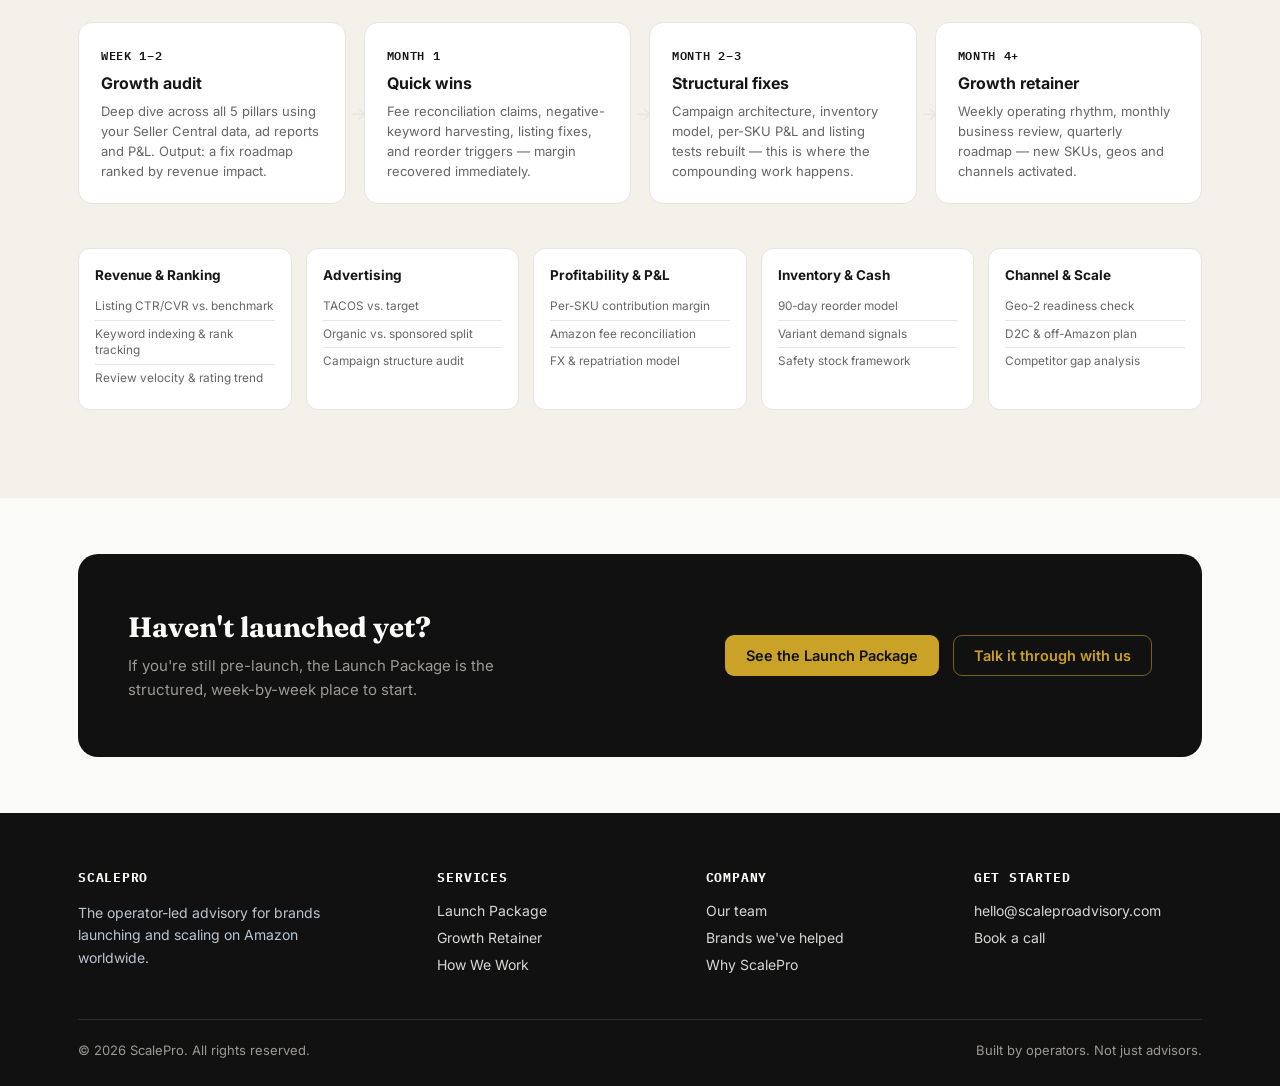
<file: growth.html>
<!DOCTYPE html>
<html lang="en">
<head>
<meta charset="UTF-8">
<meta name="viewport" content="width=device-width, initial-scale=1.0">
<title>Growth Retainer — ScalePro</title>
<meta name="description" content="Diagnose why your Amazon business has stalled and fix the whole system — revenue, ads, profitability, inventory and channel expansion.">
<link rel="icon" type="image/svg+xml" href="data:image/svg+xml,%3Csvg xmlns='http://www.w3.org/2000/svg' viewBox='0 0 52 52'%3E%3Crect width='52' height='52' rx='11' fill='%23111111'/%3E%3Crect x='8' y='29' width='8' height='15' rx='2.4' fill='%23C9A227'/%3E%3Crect x='22' y='19' width='8' height='25' rx='2.4' fill='%23C9A227'/%3E%3Crect x='36' y='8' width='8' height='36' rx='2.4' fill='%23C9A227'/%3E%3Cpath d='M9 27 C18 6 33 4 42 8' fill='none' stroke='%23C9A227' stroke-width='2' stroke-dasharray='1 5.5' stroke-linecap='round'/%3E%3Ccircle cx='42.5' cy='8.5' r='2.8' fill='%23C9A227'/%3E%3C/svg%3E">
<link rel="preconnect" href="https://fonts.googleapis.com">
<link rel="preconnect" href="https://fonts.gstatic.com" crossorigin>
<link href="https://fonts.googleapis.com/css2?family=Fraunces:ital,opsz,wght@0,9..144,400;0,9..144,500;0,9..144,600;0,9..144,700;1,9..144,500&family=Inter:wght@400;500;600;700;800&family=IBM+Plex+Mono:wght@400;500;600&display=swap" rel="stylesheet">
<link rel="stylesheet" href="assets/styles.css">
</head>
<body>

<header id="siteHeader">
  <div class="navbar">
    <a href="index.html" class="logo" aria-label="ScalePro Advisory — home">
      <img src="assets/logo-header.png" alt="ScalePro Advisory" class="logo-img">
    </a>
    <nav class="links" id="navLinks">
      <div class="nav-item">
        <button class="nav-top" type="button">Services <svg class="caret" viewBox="0 0 12 12" fill="none"><path d="M2 4l4 4 4-4" stroke="currentColor" stroke-width="1.6" stroke-linecap="round" stroke-linejoin="round"/></svg></button>
        <div class="dropdown">
          <a href="launch.html">Launch Package<span class="sub">For first-time Amazon launches</span></a>
          <a href="growth.html">Growth Retainer<span class="sub">For sellers already live, scaling</span></a>
          <a href="process.html">How We Work<span class="sub">The 90-day engagement journey</span></a>
        </div>
      </div>
      <div class="nav-item">
        <button class="nav-top" type="button">Why ScalePro <svg class="caret" viewBox="0 0 12 12" fill="none"><path d="M2 4l4 4 4-4" stroke="currentColor" stroke-width="1.6" stroke-linecap="round" stroke-linejoin="round"/></svg></button>
        <div class="dropdown">
          <a href="why-us.html">DIY vs. Agency vs. Us<span class="sub">The honest comparison</span></a>
          <a href="why-us.html#mistakes">6 recurring mistakes<span class="sub">Learn from others' launches</span></a>
        </div>
      </div>
      <div class="nav-item">
        <button class="nav-top" type="button">Company <svg class="caret" viewBox="0 0 12 12" fill="none"><path d="M2 4l4 4 4-4" stroke="currentColor" stroke-width="1.6" stroke-linecap="round" stroke-linejoin="round"/></svg></button>
        <div class="dropdown">
          <a href="team.html">Our team<span class="sub">Founders &amp; operator background</span></a>
          <a href="team.html#brands">Brands we've helped<span class="sub">Case studies from the team</span></a>
        </div>
      </div>
      <div class="nav-item"><a href="contact.html">Contact</a></div>
    </nav>
    <div class="nav-cta">
      <!-- <button class="btn btn-ghost" data-login-trigger>Client login</button> -->
      <a href="contact.html" class="btn btn-gold">Book a strategy call</a>
      <button class="burger" id="burgerBtn" aria-label="Menu"><span></span><span></span><span></span></button>
    </div>
  </div>
</header>

<section class="pagehead">
  <div class="wrap">
    <div class="crumb"><a href="index.html">Home</a> / <a href="index.html#who">Services</a> / Growth Retainer</div>
    <h1>Already live, growth has stalled?</h1>
    <p>An agency optimises your campaigns. We diagnose why the business isn't scaling — revenue, ads, profitability, inventory and channel — and fix the whole system.</p>
  </div>
</section>

<!-- CHALLENGES -->
<section class="section">
  <div class="wrap">
    <div class="section-head">
      <div class="eyebrow">What gets in the way</div>
      <h2>The problems scaling sellers run into</h2>
      <p>Six patterns we see again and again in accounts stuck between "launched" and "profitable."</p>
    </div>
    <div class="cards3">
      <div class="pcard">
        <span class="icon">📉</span>
        <h4>Revenue plateau</h4>
        <p class="problem">Sales have flatlined, a competitor keeps outranking you, and promotions spike revenue but nothing sticks.</p>
        <p class="fix"><b>FIX</b>Listing and keyword audit to unblock organic momentum before touching ad spend.</p>
      </div>
      <div class="pcard">
        <span class="icon">💸</span>
        <h4>Advertising opacity</h4>
        <p class="problem">You're spending on ads blindly — ACOS is a number, not an insight, and reports never answer "are we profitable?"</p>
        <p class="fix"><b>FIX</b>Organic-vs-sponsored split plus a TACOS-led campaign rebuild.</p>
      </div>
      <div class="pcard">
        <span class="icon">💰</span>
        <h4>Profitability gaps</h4>
        <p class="problem">$100K in revenue, but the bank account doesn't match — hidden fees, no live P&amp;L.</p>
        <p class="fix"><b>FIX</b>A per-SKU margin model plus full Amazon fee reconciliation.</p>
      </div>
      <div class="pcard">
        <span class="icon">📦</span>
        <h4>Inventory &amp; cash</h4>
        <p class="problem">Always out of stock or over-stocked — cash locked in inventory, and you missed Black Friday.</p>
        <p class="fix"><b>FIX</b>A 90-day reorder model built on a safety-stock framework.</p>
      </div>
      <div class="pcard">
        <span class="icon">🚀</span>
        <h4>Scaling ceiling</h4>
        <p class="problem">Stuck at $100K/month, the new SKU isn't landing, and everything is still done manually.</p>
        <p class="fix"><b>FIX</b>SKU prioritisation plus operating-rhythm SOPs that remove the manual grind.</p>
      </div>
      <div class="pcard">
        <span class="icon">🌍</span>
        <h4>Channel expansion</h4>
        <p class="problem">100% dependent on one marketplace — UK or EU feels like starting from zero all over again.</p>
        <p class="fix"><b>FIX</b>A Geo-2 roadmap plus D2C and off-Amazon activation, using the same playbook.</p>
      </div>
    </div>
  </div>
</section>

<!-- METHODOLOGY -->
<section class="section tint">
  <div class="wrap">
    <div class="section-head">
      <div class="eyebrow">How it works</div>
      <h2>The Growth Diagnostic Framework</h2>
      <p>Every engagement starts with a structured audit across all 5 pillars — before any execution begins.</p>
    </div>
    <div class="flow">
      <div class="flowcard"><div class="when">WEEK 1–2</div><h5>Growth audit</h5><p>Deep dive across all 5 pillars using your Seller Central data, ad reports and P&amp;L. Output: a fix roadmap ranked by revenue impact.</p></div>
      <div class="flowcard"><div class="when">MONTH 1</div><h5>Quick wins</h5><p>Fee reconciliation claims, negative-keyword harvesting, listing fixes, and reorder triggers — margin recovered immediately.</p></div>
      <div class="flowcard"><div class="when">MONTH 2–3</div><h5>Structural fixes</h5><p>Campaign architecture, inventory model, per-SKU P&amp;L and listing tests rebuilt — this is where the compounding work happens.</p></div>
      <div class="flowcard"><div class="when">MONTH 4+</div><h5>Growth retainer</h5><p>Weekly operating rhythm, monthly business review, quarterly roadmap — new SKUs, geos and channels activated.</p></div>
    </div>
    <div class="pillars">
      <div class="pillar"><h6>Revenue &amp; Ranking</h6><ul><li>Listing CTR/CVR vs. benchmark</li><li>Keyword indexing &amp; rank tracking</li><li>Review velocity &amp; rating trend</li></ul></div>
      <div class="pillar"><h6>Advertising</h6><ul><li>TACOS vs. target</li><li>Organic vs. sponsored split</li><li>Campaign structure audit</li></ul></div>
      <div class="pillar"><h6>Profitability &amp; P&amp;L</h6><ul><li>Per-SKU contribution margin</li><li>Amazon fee reconciliation</li><li>FX &amp; repatriation model</li></ul></div>
      <div class="pillar"><h6>Inventory &amp; Cash</h6><ul><li>90-day reorder model</li><li>Variant demand signals</li><li>Safety stock framework</li></ul></div>
      <div class="pillar"><h6>Channel &amp; Scale</h6><ul><li>Geo-2 readiness check</li><li>D2C &amp; off-Amazon plan</li><li>Competitor gap analysis</li></ul></div>
    </div>
  </div>
</section>

<!-- CTA -->
<section class="section tight">
  <div class="wrap">
    <div class="cta-band">
      <div>
        <h3>Haven't launched yet?</h3>
        <p>If you're still pre-launch, the Launch Package is the structured, week-by-week place to start.</p>
      </div>
      <div class="cta-actions">
        <a href="launch.html" class="btn btn-gold">See the Launch Package</a>
        <a href="contact.html" class="btn btn-ghost">Talk it through with us</a>
      </div>
    </div>
  </div>
</section>

<footer>
  <div class="wrap">
    <div class="foot-grid">
      <div>
        <h5 class="mono">ScalePro</h5>
        <p style="font-size:14px;line-height:1.6;max-width:280px;color:#B9C6D2;">The operator-led advisory for brands launching and scaling on Amazon worldwide.</p>
      </div>
      <div>
        <h5 class="mono">Services</h5>
        <a href="launch.html">Launch Package</a>
        <a href="growth.html">Growth Retainer</a>
        <a href="process.html">How We Work</a>
      </div>
      <div>
        <h5 class="mono">Company</h5>
        <a href="team.html">Our team</a>
        <a href="team.html#brands">Brands we've helped</a>
        <a href="why-us.html">Why ScalePro</a>
      </div>
      <div>
        <h5 class="mono">Get started</h5>
        <a href="mailto:hello@scaleproadvisory.com">hello@scaleproadvisory.com</a>
        <!-- <a href="#" data-login-trigger>Client login</a> -->
        <a href="contact.html">Book a call</a>
      </div>
    </div>
    <div class="foot-bottom">
      <span>© 2026 ScalePro. All rights reserved.</span>
      <span>Built by operators. Not just advisors.</span>
    </div>
  </div>
</footer>

<div class="modal-overlay" id="loginModal">
  <div class="modal" id="modalContent">
    <button class="modal-close" id="modalClose">✕</button>
    <div id="loginView">
      <div class="tag">Client portal</div>
      <h3>Log in to ScalePro</h3>
      <p class="sub">Access your account dashboard and growth tools.</p>
      <form id="loginForm">
        <div class="field">
          <label for="email">Email</label>
          <input type="email" id="email" placeholder="you@yourbrand.com" required>
        </div>
        <div class="field">
          <label for="password">Password</label>
          <input type="password" id="password" placeholder="••••••••" required>
        </div>
        <button type="submit" class="btn btn-dark">Log in</button>
      </form>
      <div class="modal-foot">New client? <a href="contact.html">Book a strategy call</a> to get set up.</div>
    </div>
    <div id="dashView" style="display:none;">
      <div class="tag">Client portal</div>
      <h3>You're in 👋</h3>
      <p class="sub">Your growth tools are being provisioned. Here's what's launching for your account:</p>
      <div class="dash-tools">
        <div class="dtool"><div class="name">Listing Optimizer</div><div class="status">COMING SOON</div><span class="lock">🔒</span></div>
        <div class="dtool"><div class="name">Ads Copilot</div><div class="status">COMING SOON</div><span class="lock">🔒</span></div>
        <div class="dtool"><div class="name">Inventory Planner</div><div class="status">COMING SOON</div><span class="lock">🔒</span></div>
        <div class="dtool"><div class="name">P&amp;L Dashboard</div><div class="status">COMING SOON</div><span class="lock">🔒</span></div>
      </div>
      <p class="sub" style="margin:0;">We'll notify you by email the moment your tools go live. In the meantime, your account team has your weekly review on the calendar.</p>
    </div>
  </div>
</div>

<script src="assets/main.js"></script>
</body>
</html>
</file>
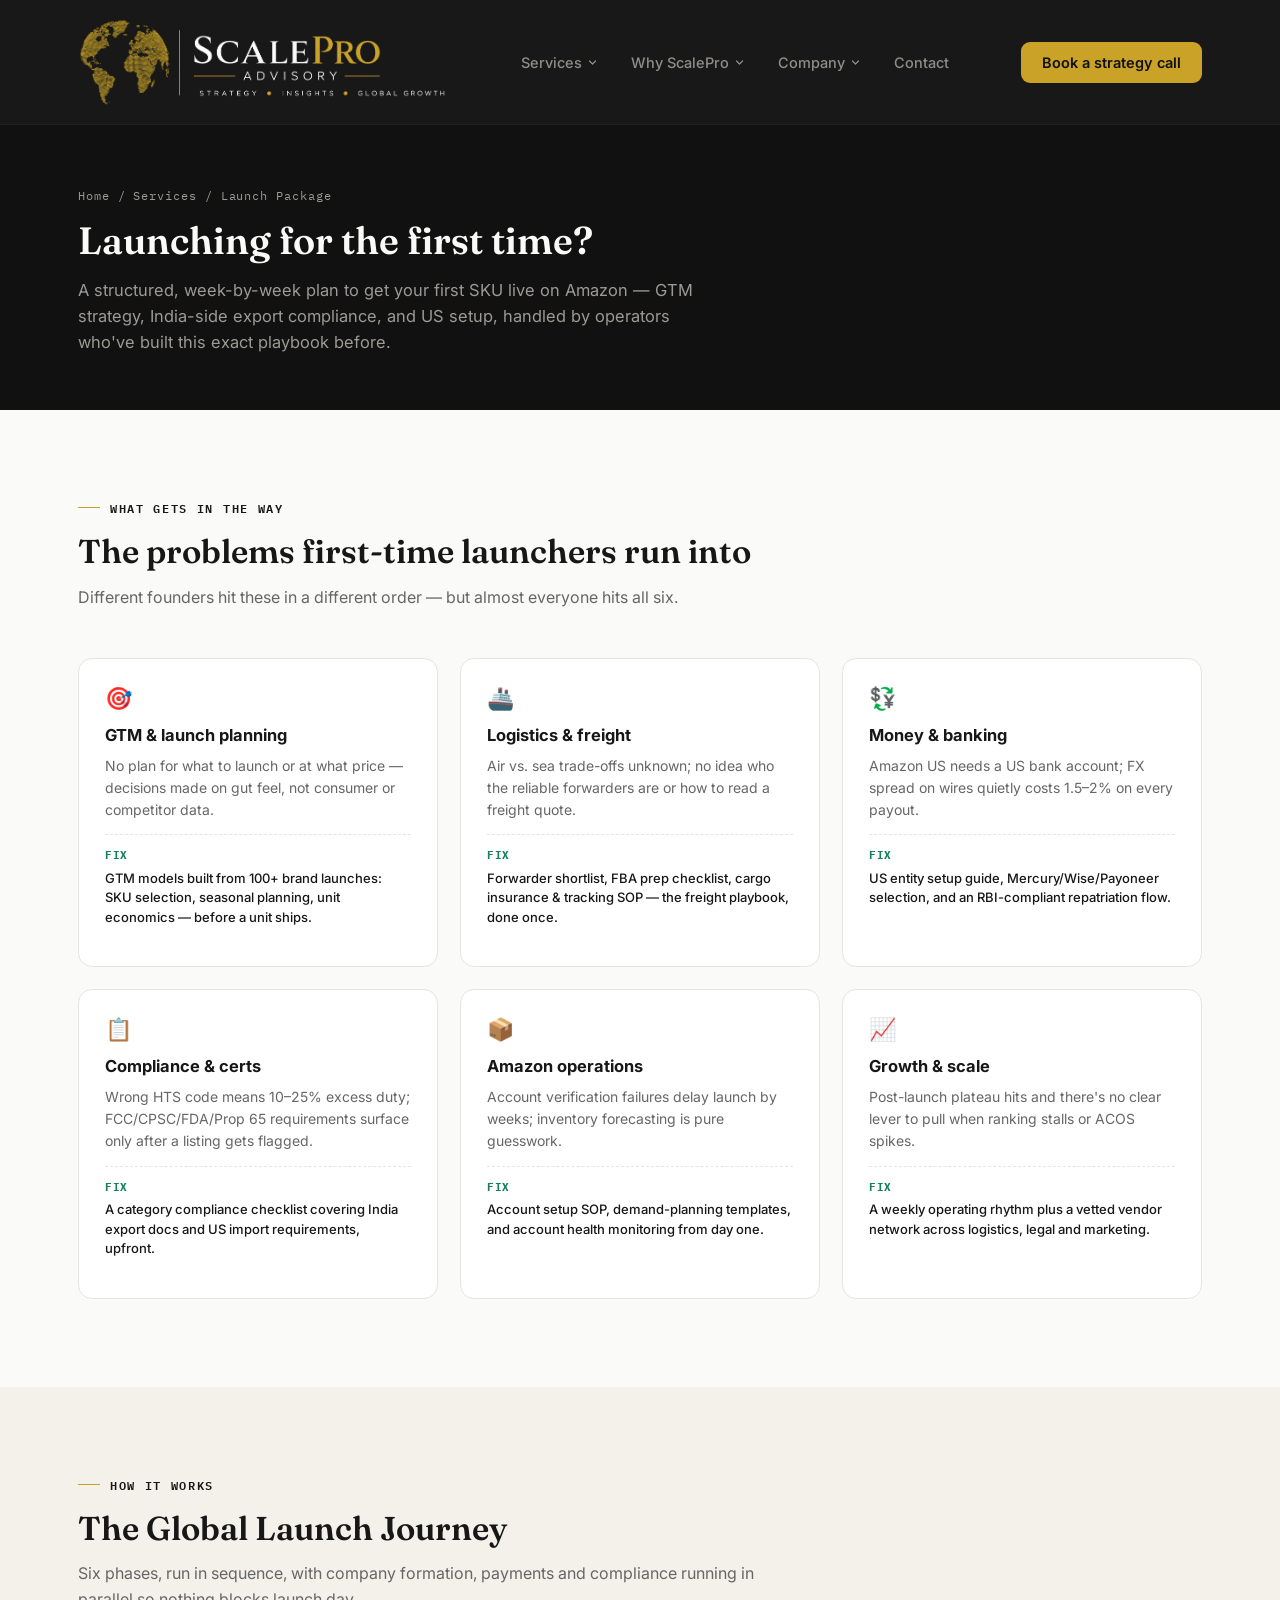
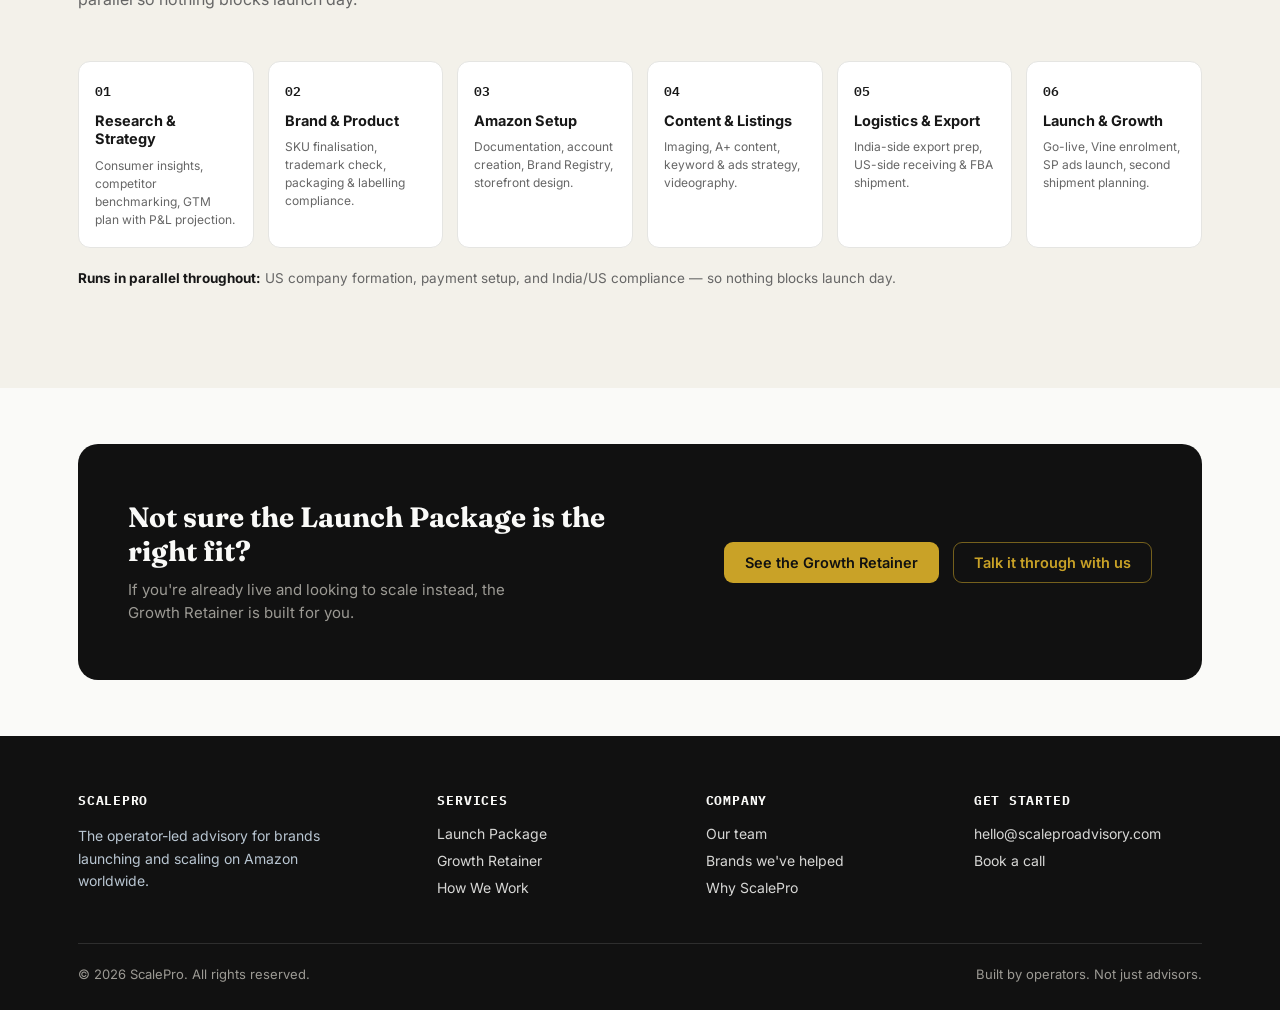
<file: launch-1.html>
<!DOCTYPE html>
<html lang="en">
<head>
<meta charset="UTF-8">
<meta name="viewport" content="width=device-width, initial-scale=1.0">
<title>Launch Package — ScalePro</title>
<meta name="description" content="A structured, week-by-week playbook to launch your Indian brand on Amazon US and beyond — GTM, compliance, logistics, and Amazon setup, done once.">
<link rel="icon" type="image/svg+xml" href="data:image/svg+xml,%3Csvg xmlns='http://www.w3.org/2000/svg' viewBox='0 0 52 52'%3E%3Crect width='52' height='52' rx='11' fill='%23111111'/%3E%3Crect x='8' y='29' width='8' height='15' rx='2.4' fill='%23C9A227'/%3E%3Crect x='22' y='19' width='8' height='25' rx='2.4' fill='%23C9A227'/%3E%3Crect x='36' y='8' width='8' height='36' rx='2.4' fill='%23C9A227'/%3E%3Cpath d='M9 27 C18 6 33 4 42 8' fill='none' stroke='%23C9A227' stroke-width='2' stroke-dasharray='1 5.5' stroke-linecap='round'/%3E%3Ccircle cx='42.5' cy='8.5' r='2.8' fill='%23C9A227'/%3E%3C/svg%3E">
<link rel="preconnect" href="https://fonts.googleapis.com">
<link rel="preconnect" href="https://fonts.gstatic.com" crossorigin>
<link href="https://fonts.googleapis.com/css2?family=Fraunces:ital,opsz,wght@0,9..144,400;0,9..144,500;0,9..144,600;0,9..144,700;1,9..144,500&family=Inter:wght@400;500;600;700;800&family=IBM+Plex+Mono:wght@400;500;600&display=swap" rel="stylesheet">
<link rel="stylesheet" href="assets/styles.css">
</head>
<body>

<header id="siteHeader">
  <div class="navbar">
    <a href="index.html" class="logo" aria-label="ScalePro Advisory — home">
      <img src="assets/logo-header.png" alt="ScalePro Advisory" class="logo-img">
    </a>
    <nav class="links" id="navLinks">
      <div class="nav-item">
        <button class="nav-top" type="button">Services <svg class="caret" viewBox="0 0 12 12" fill="none"><path d="M2 4l4 4 4-4" stroke="currentColor" stroke-width="1.6" stroke-linecap="round" stroke-linejoin="round"/></svg></button>
        <div class="dropdown">
          <a href="launch.html">Launch Package<span class="sub">For first-time Amazon launches</span></a>
          <a href="growth.html">Growth Retainer<span class="sub">For sellers already live, scaling</span></a>
          <a href="process.html">How We Work<span class="sub">The 90-day engagement journey</span></a>
        </div>
      </div>
      <div class="nav-item">
        <button class="nav-top" type="button">Why ScalePro <svg class="caret" viewBox="0 0 12 12" fill="none"><path d="M2 4l4 4 4-4" stroke="currentColor" stroke-width="1.6" stroke-linecap="round" stroke-linejoin="round"/></svg></button>
        <div class="dropdown">
          <a href="why-us.html">DIY vs. Agency vs. Us<span class="sub">The honest comparison</span></a>
          <a href="why-us.html#mistakes">6 recurring mistakes<span class="sub">Learn from others' launches</span></a>
        </div>
      </div>
      <div class="nav-item">
        <button class="nav-top" type="button">Company <svg class="caret" viewBox="0 0 12 12" fill="none"><path d="M2 4l4 4 4-4" stroke="currentColor" stroke-width="1.6" stroke-linecap="round" stroke-linejoin="round"/></svg></button>
        <div class="dropdown">
          <a href="team.html">Our team<span class="sub">Founders &amp; operator background</span></a>
          <a href="team.html#brands">Brands we've helped<span class="sub">Case studies from the team</span></a>
        </div>
      </div>
      <div class="nav-item"><a href="contact.html">Contact</a></div>
    </nav>
    <div class="nav-cta">
      <!-- <button class="btn btn-ghost" data-login-trigger>Client login</button> -->
      <a href="contact.html" class="btn btn-gold">Book a strategy call</a>
      <button class="burger" id="burgerBtn" aria-label="Menu"><span></span><span></span><span></span></button>
    </div>
  </div>
</header>

<section class="pagehead">
  <div class="wrap">
    <div class="crumb"><a href="index.html">Home</a> / <a href="index.html#who">Services</a> / Launch Package</div>
    <h1>Launching for the first time?</h1>
    <p>A structured, week-by-week plan to get your first SKU live on Amazon — GTM strategy, India-side export compliance, and US setup, handled by operators who've built this exact playbook before.</p>
  </div>
</section>

<!-- CHALLENGES -->
<section class="section">
  <div class="wrap">
    <div class="section-head">
      <div class="eyebrow">What gets in the way</div>
      <h2>The problems first-time launchers run into</h2>
      <p>Different founders hit these in a different order — but almost everyone hits all six.</p>
    </div>
    <div class="cards3">
      <div class="pcard">
        <span class="icon">🎯</span>
        <h4>GTM &amp; launch planning</h4>
        <p class="problem">No plan for what to launch or at what price — decisions made on gut feel, not consumer or competitor data.</p>
        <p class="fix"><b>FIX</b>GTM models built from 100+ brand launches: SKU selection, seasonal planning, unit economics — before a unit ships.</p>
      </div>
      <div class="pcard">
        <span class="icon">🚢</span>
        <h4>Logistics &amp; freight</h4>
        <p class="problem">Air vs. sea trade-offs unknown; no idea who the reliable forwarders are or how to read a freight quote.</p>
        <p class="fix"><b>FIX</b>Forwarder shortlist, FBA prep checklist, cargo insurance &amp; tracking SOP — the freight playbook, done once.</p>
      </div>
      <div class="pcard">
        <span class="icon">💱</span>
        <h4>Money &amp; banking</h4>
        <p class="problem">Amazon US needs a US bank account; FX spread on wires quietly costs 1.5–2% on every payout.</p>
        <p class="fix"><b>FIX</b>US entity setup guide, Mercury/Wise/Payoneer selection, and an RBI-compliant repatriation flow.</p>
      </div>
      <div class="pcard">
        <span class="icon">📋</span>
        <h4>Compliance &amp; certs</h4>
        <p class="problem">Wrong HTS code means 10–25% excess duty; FCC/CPSC/FDA/Prop 65 requirements surface only after a listing gets flagged.</p>
        <p class="fix"><b>FIX</b>A category compliance checklist covering India export docs and US import requirements, upfront.</p>
      </div>
      <div class="pcard">
        <span class="icon">📦</span>
        <h4>Amazon operations</h4>
        <p class="problem">Account verification failures delay launch by weeks; inventory forecasting is pure guesswork.</p>
        <p class="fix"><b>FIX</b>Account setup SOP, demand-planning templates, and account health monitoring from day one.</p>
      </div>
      <div class="pcard">
        <span class="icon">📈</span>
        <h4>Growth &amp; scale</h4>
        <p class="problem">Post-launch plateau hits and there's no clear lever to pull when ranking stalls or ACOS spikes.</p>
        <p class="fix"><b>FIX</b>A weekly operating rhythm plus a vetted vendor network across logistics, legal and marketing.</p>
      </div>
    </div>
  </div>
</section>

<!-- METHODOLOGY -->
<section class="section tint">
  <div class="wrap">
    <div class="section-head">
      <div class="eyebrow">How it works</div>
      <h2>The Global Launch Journey</h2>
      <p>Six phases, run in sequence, with company formation, payments and compliance running in parallel so nothing blocks launch day.</p>
    </div>
    <div class="journey">
      <div class="jstep"><div class="num">01</div><h5>Research &amp; Strategy</h5><p>Consumer insights, competitor benchmarking, GTM plan with P&amp;L projection.</p></div>
      <div class="jstep"><div class="num">02</div><h5>Brand &amp; Product</h5><p>SKU finalisation, trademark check, packaging &amp; labelling compliance.</p></div>
      <div class="jstep"><div class="num">03</div><h5>Amazon Setup</h5><p>Documentation, account creation, Brand Registry, storefront design.</p></div>
      <div class="jstep"><div class="num">04</div><h5>Content &amp; Listings</h5><p>Imaging, A+ content, keyword &amp; ads strategy, videography.</p></div>
      <div class="jstep"><div class="num">05</div><h5>Logistics &amp; Export</h5><p>India-side export prep, US-side receiving &amp; FBA shipment.</p></div>
      <div class="jstep"><div class="num">06</div><h5>Launch &amp; Growth</h5><p>Go-live, Vine enrolment, SP ads launch, second shipment planning.</p></div>
    </div>
    <p class="journey-note"><b>Runs in parallel throughout:</b> US company formation, payment setup, and India/US compliance — so nothing blocks launch day.</p>
  </div>
</section>

<!-- CTA -->
<section class="section tight">
  <div class="wrap">
    <div class="cta-band">
      <div>
        <h3>Not sure the Launch Package is the right fit?</h3>
        <p>If you're already live and looking to scale instead, the Growth Retainer is built for you.</p>
      </div>
      <div class="cta-actions">
        <a href="growth.html" class="btn btn-gold">See the Growth Retainer</a>
        <a href="contact.html" class="btn btn-ghost">Talk it through with us</a>
      </div>
    </div>
  </div>
</section>

<footer>
  <div class="wrap">
    <div class="foot-grid">
      <div>
        <h5 class="mono">ScalePro</h5>
        <p style="font-size:14px;line-height:1.6;max-width:280px;color:#B9C6D2;">The operator-led advisory for brands launching and scaling on Amazon worldwide.</p>
      </div>
      <div>
        <h5 class="mono">Services</h5>
        <a href="launch.html">Launch Package</a>
        <a href="growth.html">Growth Retainer</a>
        <a href="process.html">How We Work</a>
      </div>
      <div>
        <h5 class="mono">Company</h5>
        <a href="team.html">Our team</a>
        <a href="team.html#brands">Brands we've helped</a>
        <a href="why-us.html">Why ScalePro</a>
      </div>
      <div>
        <h5 class="mono">Get started</h5>
        <a href="mailto:hello@scaleproadvisory.com">hello@scaleproadvisory.com</a>
        <!-- <a href="#" data-login-trigger>Client login</a> -->
        <a href="contact.html">Book a call</a>
      </div>
    </div>
    <div class="foot-bottom">
      <span>© 2026 ScalePro. All rights reserved.</span>
      <span>Built by operators. Not just advisors.</span>
    </div>
  </div>
</footer>

<div class="modal-overlay" id="loginModal">
  <div class="modal" id="modalContent">
    <button class="modal-close" id="modalClose">✕</button>
    <div id="loginView">
      <div class="tag">Client portal</div>
      <h3>Log in to ScalePro</h3>
      <p class="sub">Access your account dashboard and growth tools.</p>
      <form id="loginForm">
        <div class="field">
          <label for="email">Email</label>
          <input type="email" id="email" placeholder="you@yourbrand.com" required>
        </div>
        <div class="field">
          <label for="password">Password</label>
          <input type="password" id="password" placeholder="••••••••" required>
        </div>
        <button type="submit" class="btn btn-dark">Log in</button>
      </form>
      <div class="modal-foot">New client? <a href="contact.html">Book a strategy call</a> to get set up.</div>
    </div>
    <div id="dashView" style="display:none;">
      <div class="tag">Client portal</div>
      <h3>You're in 👋</h3>
      <p class="sub">Your growth tools are being provisioned. Here's what's launching for your account:</p>
      <div class="dash-tools">
        <div class="dtool"><div class="name">Listing Optimizer</div><div class="status">COMING SOON</div><span class="lock">🔒</span></div>
        <div class="dtool"><div class="name">Ads Copilot</div><div class="status">COMING SOON</div><span class="lock">🔒</span></div>
        <div class="dtool"><div class="name">Inventory Planner</div><div class="status">COMING SOON</div><span class="lock">🔒</span></div>
        <div class="dtool"><div class="name">P&amp;L Dashboard</div><div class="status">COMING SOON</div><span class="lock">🔒</span></div>
      </div>
      <p class="sub" style="margin:0;">We'll notify you by email the moment your tools go live. In the meantime, your account team has your weekly review on the calendar.</p>
    </div>
  </div>
</div>

<script src="assets/main.js"></script>
</body>
</html>
</file>
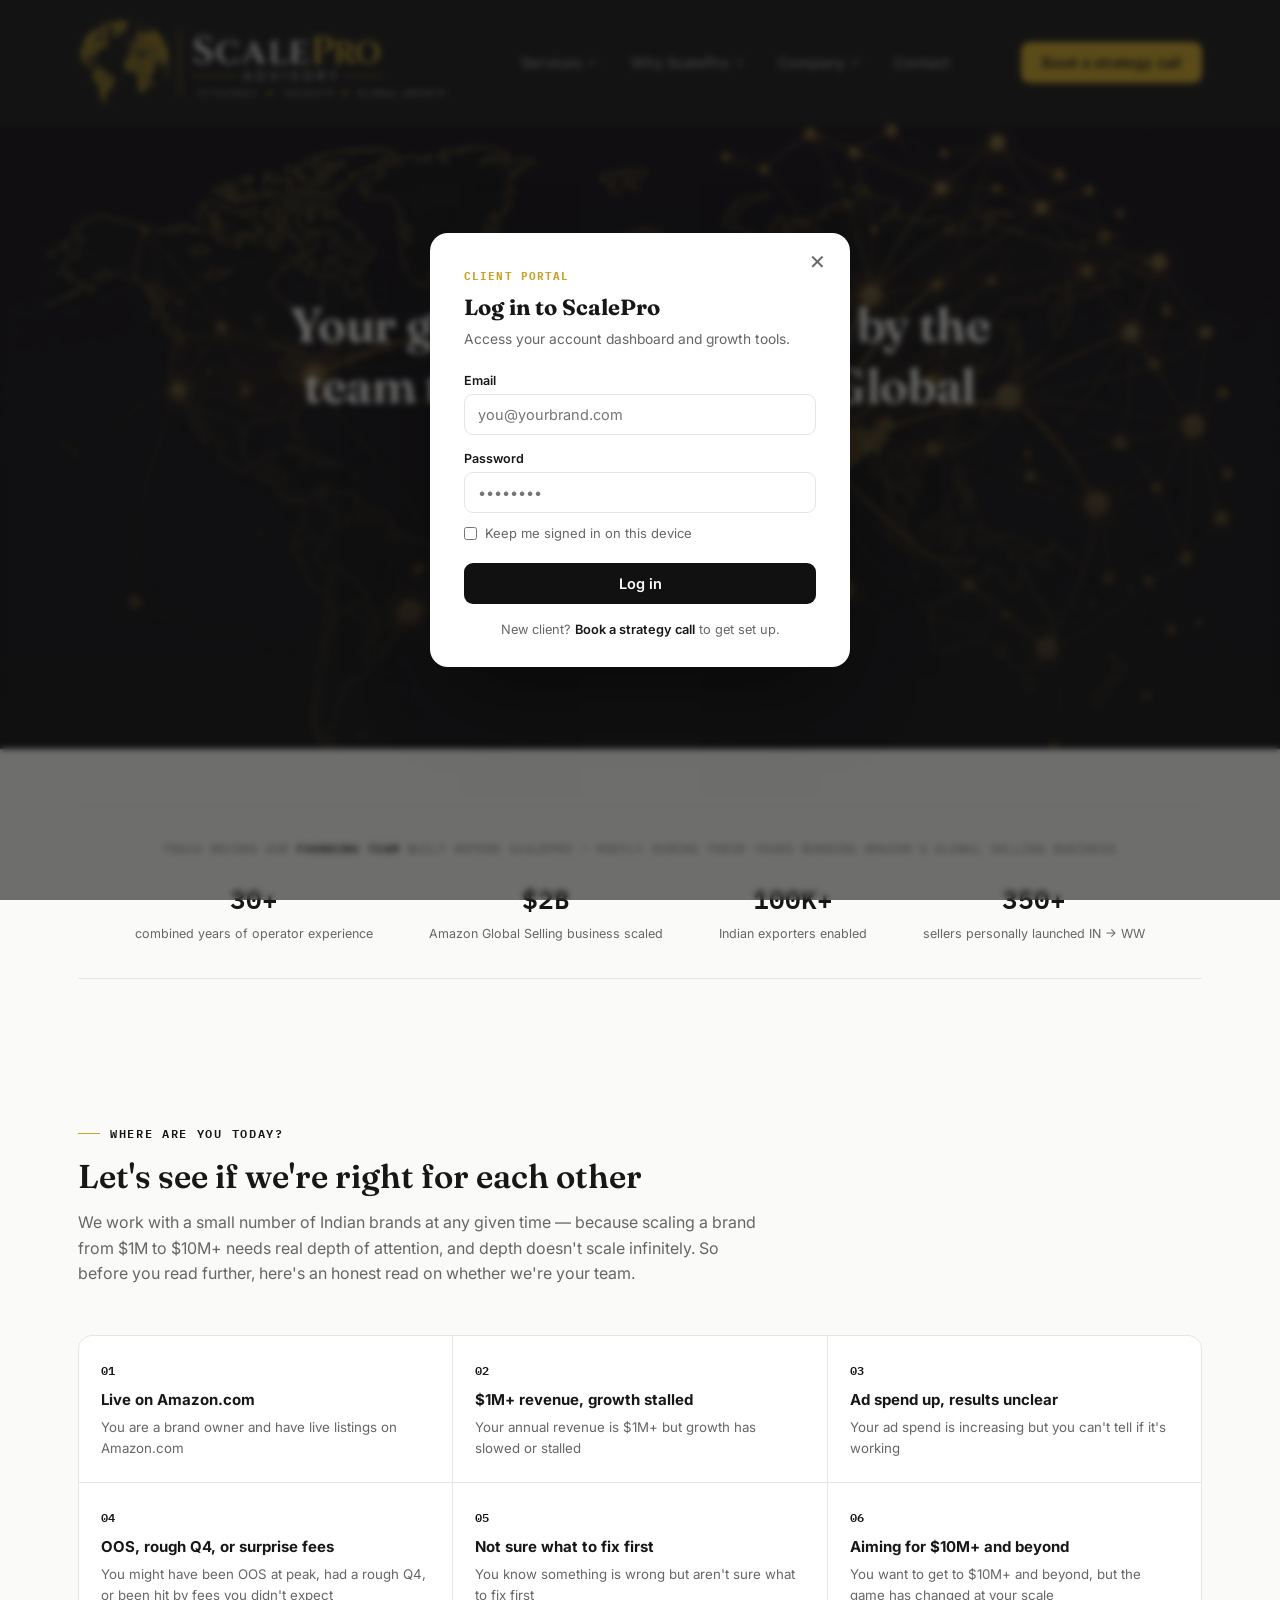
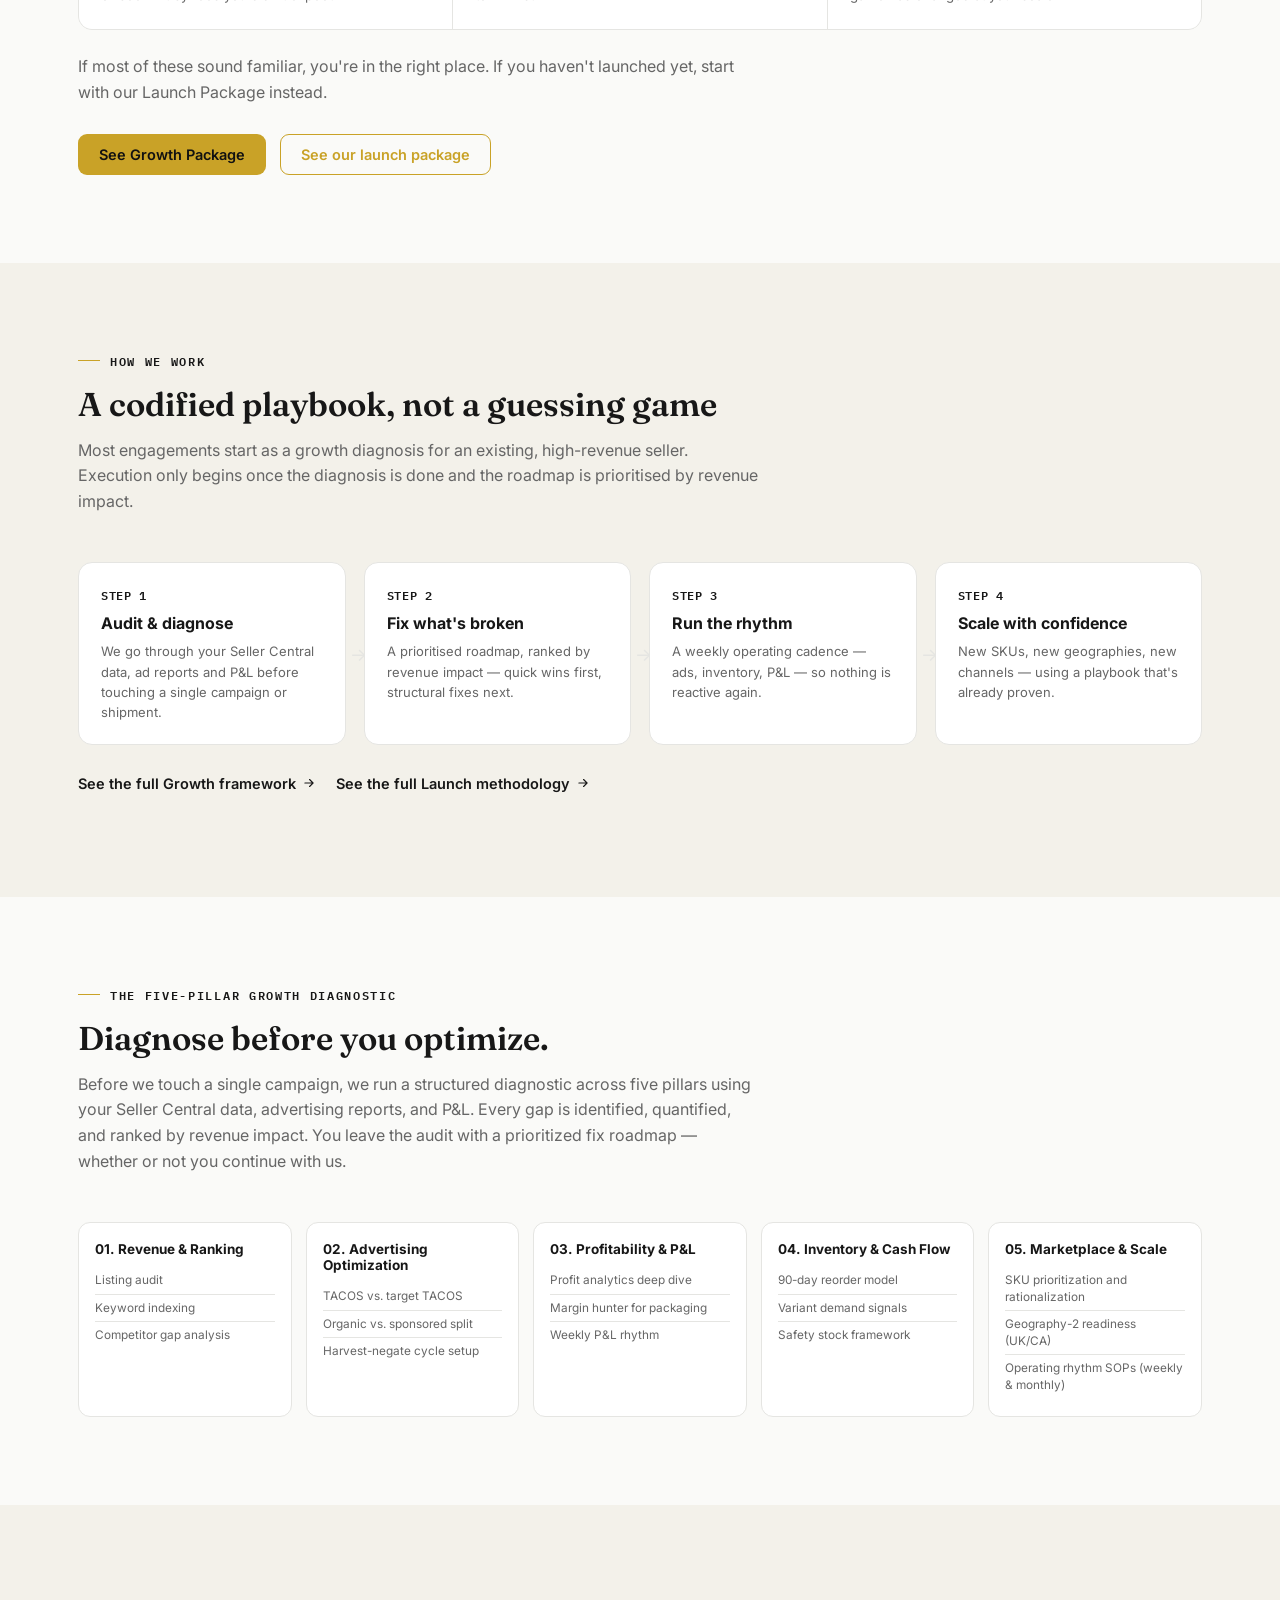
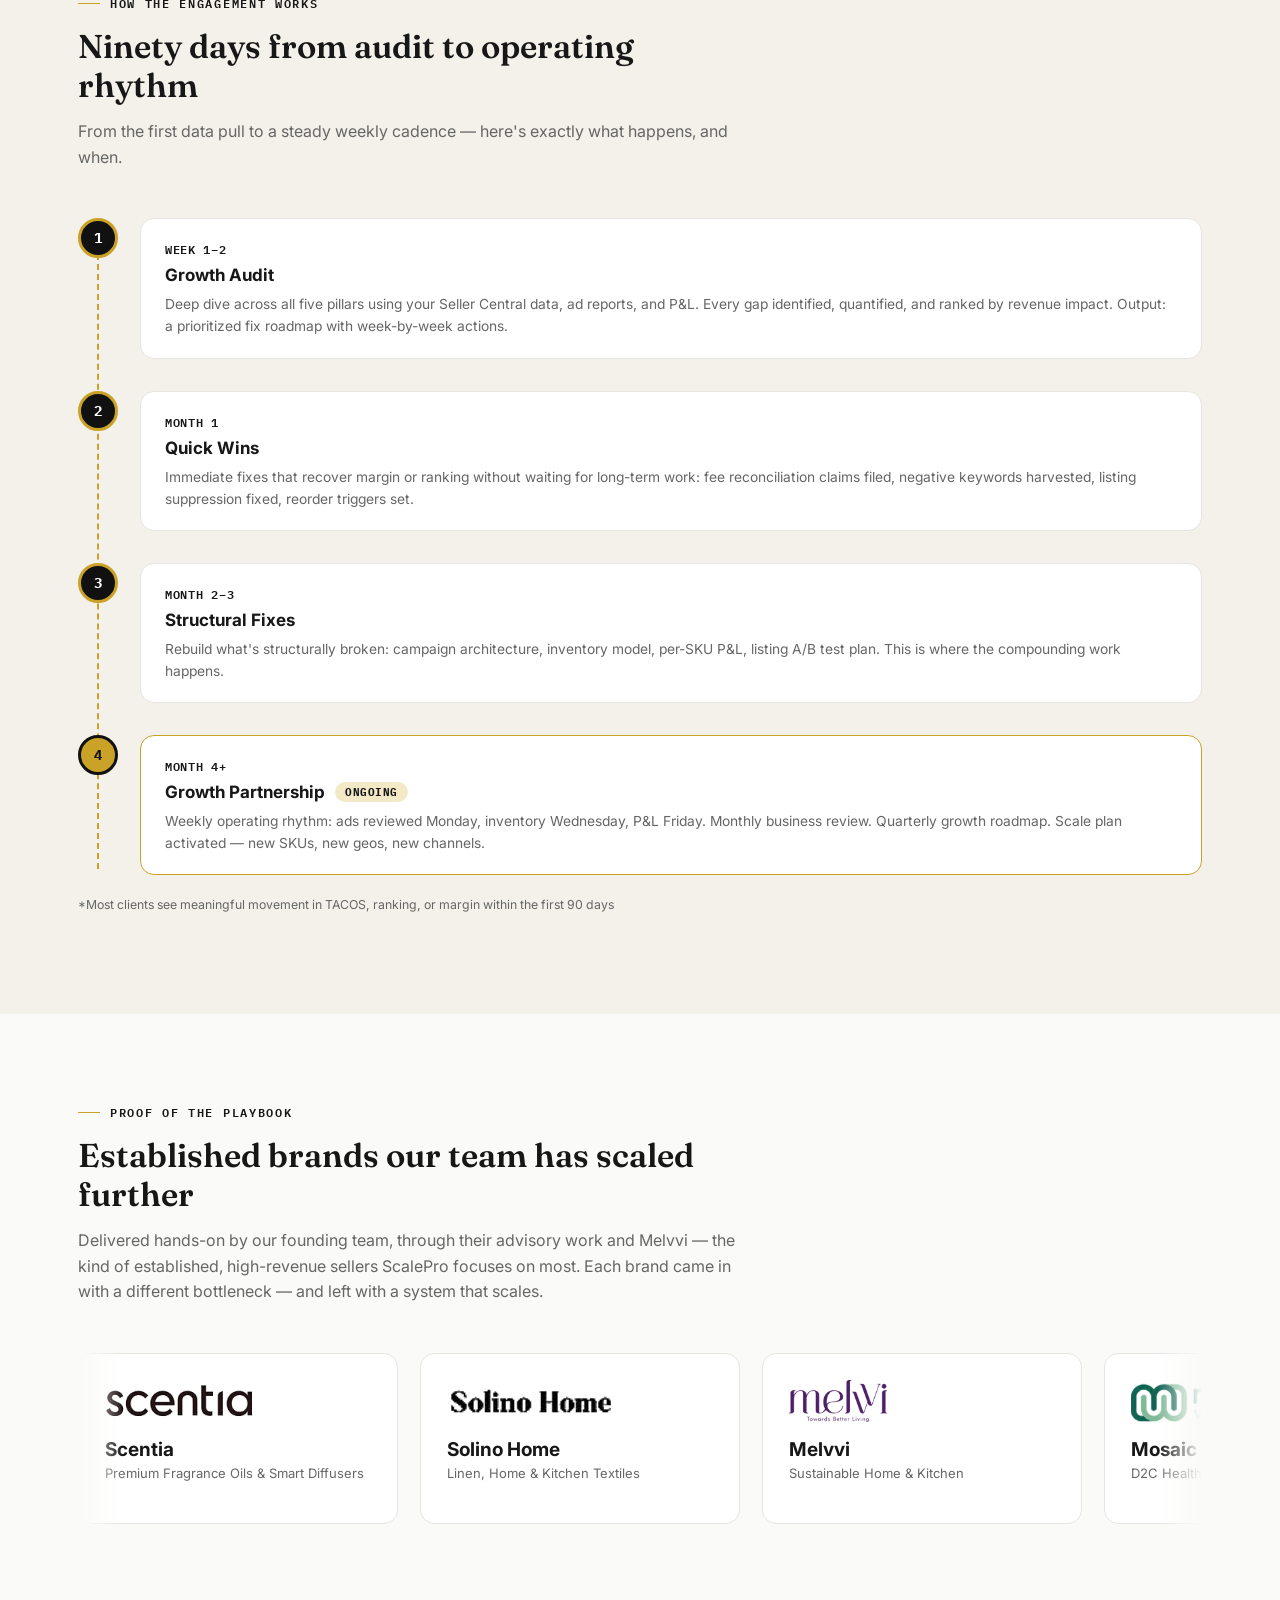
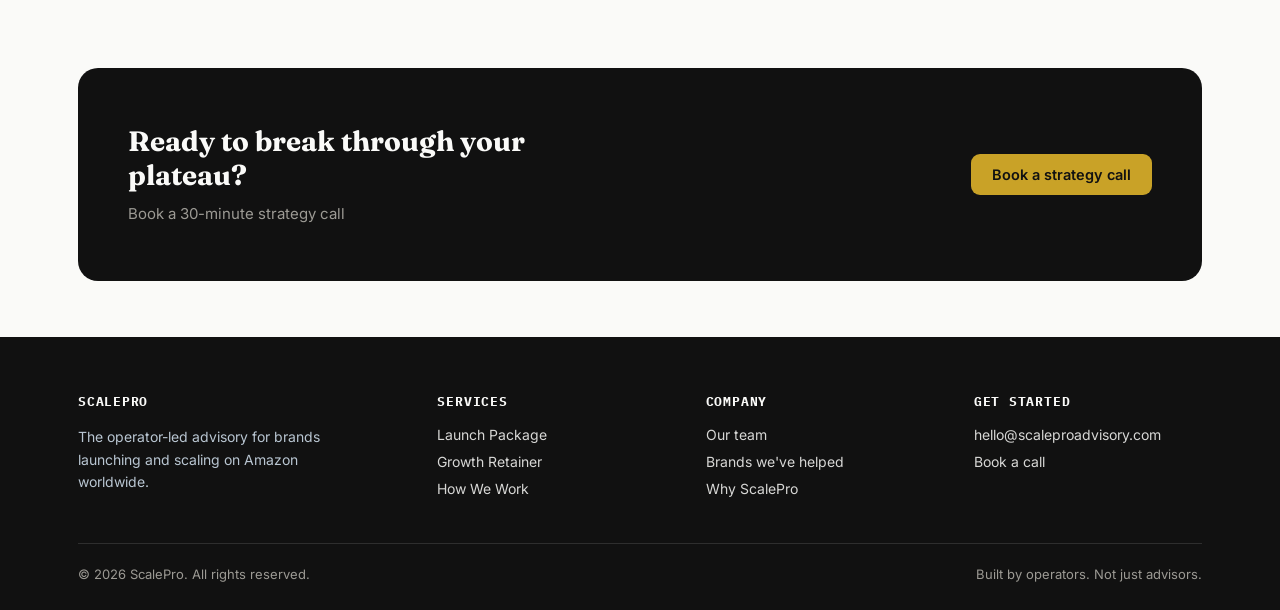
<file: portal.html>
<!DOCTYPE html>
<html lang="en">
<head>
<meta charset="UTF-8">
<meta name="viewport" content="width=device-width, initial-scale=1.0">
<title>Client Portal — ScalePro</title>
<meta name="description" content="Your ScalePro client portal — access Listing Pulse and Brand Pulse.">
<meta name="robots" content="noindex">
<link rel="icon" type="image/svg+xml" href="data:image/svg+xml,%3Csvg xmlns='http://www.w3.org/2000/svg' viewBox='0 0 52 52'%3E%3Crect width='52' height='52' rx='11' fill='%23111111'/%3E%3Crect x='8' y='29' width='8' height='15' rx='2.4' fill='%23C9A227'/%3E%3Crect x='22' y='19' width='8' height='25' rx='2.4' fill='%23C9A227'/%3E%3Crect x='36' y='8' width='8' height='36' rx='2.4' fill='%23C9A227'/%3E%3Cpath d='M9 27 C18 6 33 4 42 8' fill='none' stroke='%23C9A227' stroke-width='2' stroke-dasharray='1 5.5' stroke-linecap='round'/%3E%3Ccircle cx='42.5' cy='8.5' r='2.8' fill='%23C9A227'/%3E%3C/svg%3E">
<link rel="preconnect" href="https://fonts.googleapis.com">
<link rel="preconnect" href="https://fonts.gstatic.com" crossorigin>
<link href="https://fonts.googleapis.com/css2?family=Fraunces:ital,opsz,wght@0,9..144,400;0,9..144,500;0,9..144,600;0,9..144,700;1,9..144,500&family=Inter:wght@400;500;600;700;800&family=IBM+Plex+Mono:wght@400;500;600&display=swap" rel="stylesheet">
<link rel="stylesheet" href="assets/styles.css">
</head>
<body>

<header id="siteHeader">
  <div class="navbar">
    <a href="index.html" class="logo" aria-label="ScalePro Advisory — home">
      <img src="assets/logo-header.png" alt="ScalePro Advisory" class="logo-img">
    </a>
    <nav class="links" id="navLinks">
      <div class="nav-item">
        <button class="nav-top" type="button">Services <svg class="caret" viewBox="0 0 12 12" fill="none"><path d="M2 4l4 4 4-4" stroke="currentColor" stroke-width="1.6" stroke-linecap="round" stroke-linejoin="round"/></svg></button>
        <div class="dropdown">
          <a href="launch.html">Launch Package<span class="sub">For first-time Amazon launches</span></a>
          <a href="growth.html">Growth Retainer<span class="sub">For sellers already live, scaling</span></a>
          <a href="process.html">How We Work<span class="sub">The 90-day engagement journey</span></a>
        </div>
      </div>
      <div class="nav-item">
        <button class="nav-top" type="button">Why ScalePro <svg class="caret" viewBox="0 0 12 12" fill="none"><path d="M2 4l4 4 4-4" stroke="currentColor" stroke-width="1.6" stroke-linecap="round" stroke-linejoin="round"/></svg></button>
        <div class="dropdown">
          <a href="why-us.html">DIY vs. Agency vs. Us<span class="sub">The honest comparison</span></a>
          <a href="why-us.html#mistakes">6 recurring mistakes<span class="sub">Learn from others' launches</span></a>
        </div>
      </div>
      <div class="nav-item">
        <button class="nav-top" type="button">Company <svg class="caret" viewBox="0 0 12 12" fill="none"><path d="M2 4l4 4 4-4" stroke="currentColor" stroke-width="1.6" stroke-linecap="round" stroke-linejoin="round"/></svg></button>
        <div class="dropdown">
          <a href="team.html">Our team<span class="sub">Founders &amp; operator background</span></a>
          <a href="team.html#brands">Brands we've helped<span class="sub">Case studies from the team</span></a>
        </div>
      </div>
      <div class="nav-item"><a href="contact.html">Contact</a></div>
    </nav>
    <div class="nav-cta">
      <button class="btn btn-ghost" id="portalLogout" type="button">Log out</button>
      <button class="burger" id="burgerBtn" aria-label="Menu"><span></span><span></span><span></span></button>
    </div>
  </div>
</header>

<section class="pagehead" id="portalView">
  <div class="wrap">
    <div class="crumb">Client portal</div>
    <h1 id="portalGreeting">Welcome back 👋</h1>
    <p>Here are your tools. Each one opens in this same tab — use your browser's back button to return to your portal.</p>
  </div>
</section>

<section class="section">
  <div class="wrap">
    <div class="portal-tools">
         </div>
    <p class="portal-note">More tools will appear here as they're added — you won't need to do anything to get access.</p>
  </div>
</section>

<footer>
  <div class="wrap">
    <div class="foot-grid">
      <div>
        <h5 class="mono">ScalePro</h5>
        <p style="font-size:14px;line-height:1.6;max-width:280px;color:#B9C6D2;">The operator-led advisory for brands launching and scaling on Amazon worldwide.</p>
      </div>
      <div>
        <h5 class="mono">Services</h5>
        <a href="launch.html">Launch Package</a>
        <a href="growth.html">Growth Retainer</a>
        <a href="process.html">How We Work</a>
      </div>
      <div>
        <h5 class="mono">Company</h5>
        <a href="team.html">Our team</a>
        <a href="team.html#brands">Brands we've helped</a>
        <a href="why-us.html">Why ScalePro</a>
      </div>
      <div>
        <h5 class="mono">Get started</h5>
        <a href="mailto:hello@scaleproadvisory.com">hello@scaleproadvisory.com</a>
        <a href="contact.html">Book a call</a>
      </div>
    </div>
    <div class="foot-bottom">
      <span>© 2026 ScalePro. All rights reserved.</span>
      <span>Built by operators. Not just advisors.</span>
    </div>
  </div>
</footer>

<script src="assets/clients.js"></script>
<script src="assets/main.js"></script>
</body>
</html>
</file>
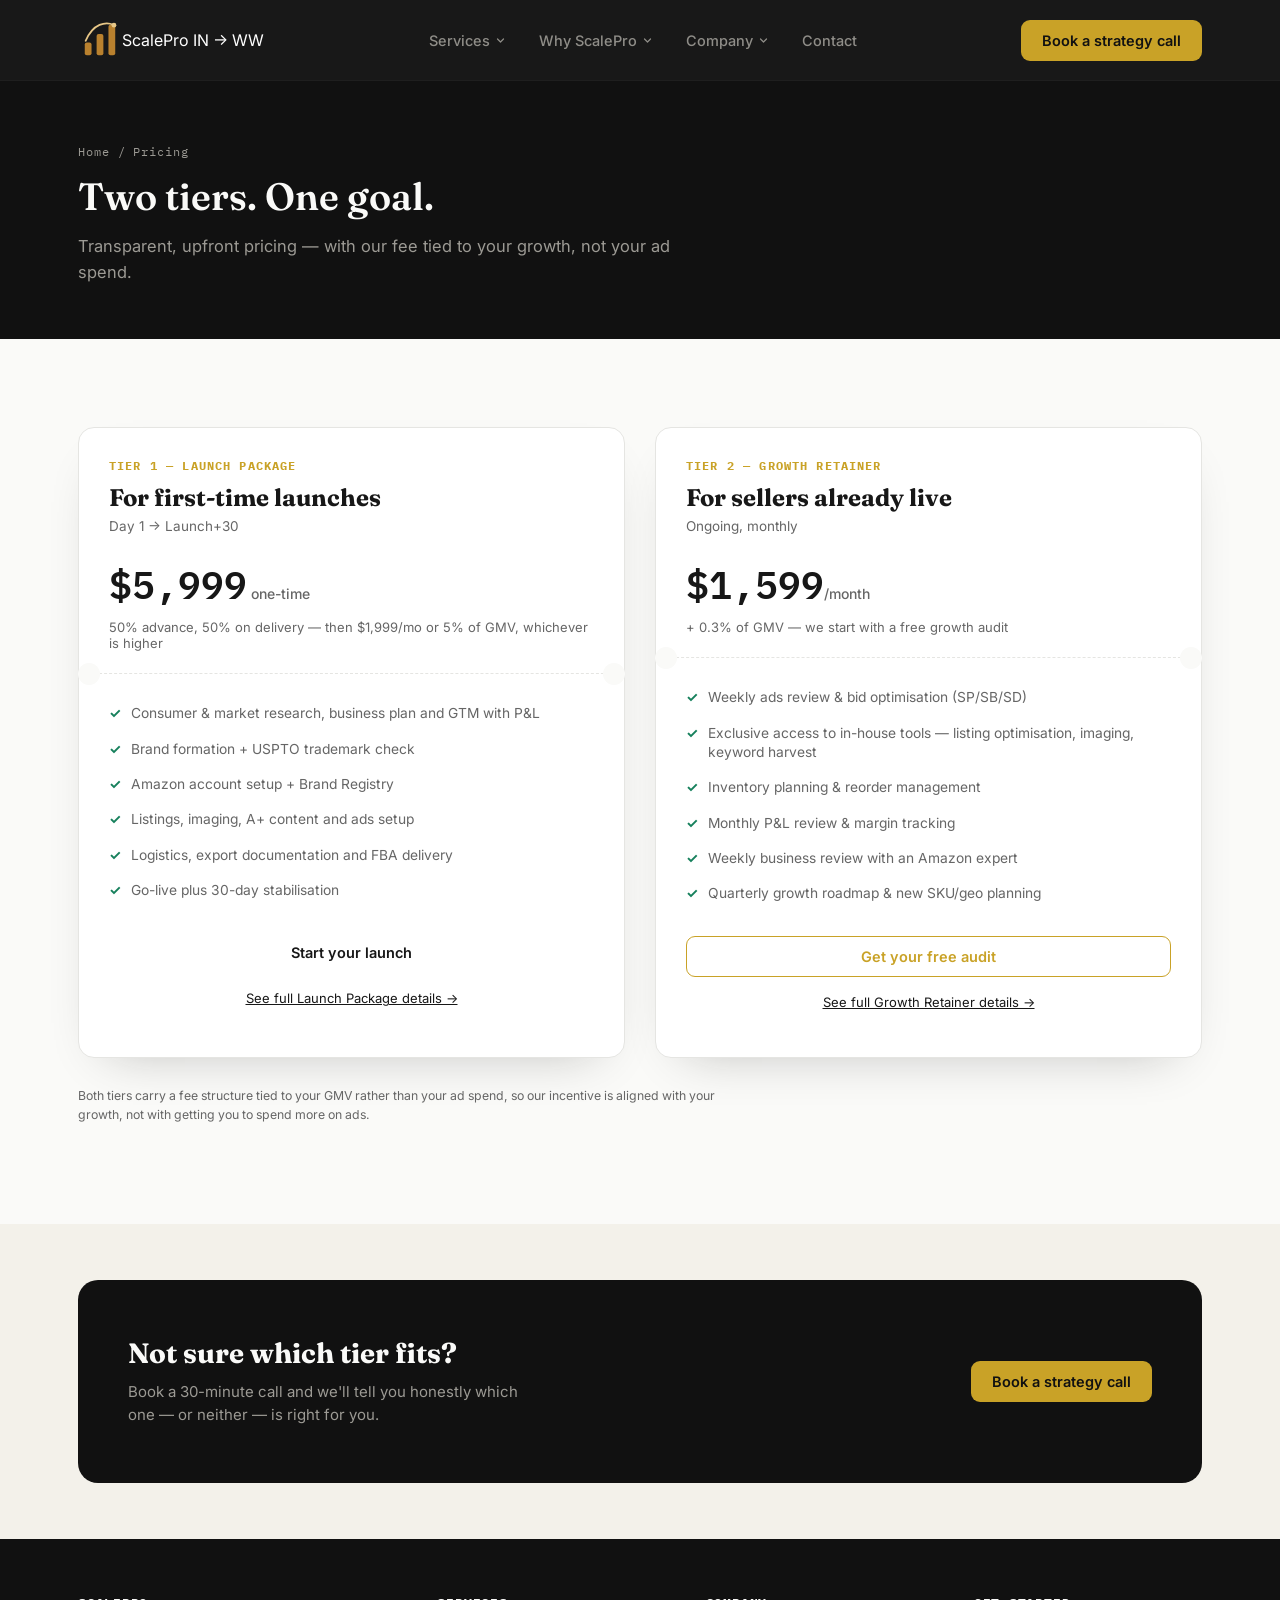
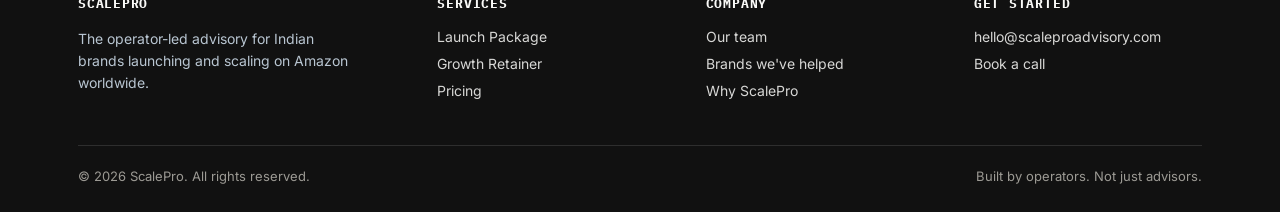
<file: pricing.html>
<!DOCTYPE html>
<html lang="en">
<head>
<meta charset="UTF-8">
<meta name="viewport" content="width=device-width, initial-scale=1.0">
<title>Pricing — ScalePro</title>
<meta name="description" content="Two tiers, one goal — transparent pricing for launching or scaling your Indian brand on Amazon worldwide.">
<link rel="icon" type="image/svg+xml" href="data:image/svg+xml,%3Csvg xmlns='http://www.w3.org/2000/svg' viewBox='0 0 52 52'%3E%3Crect width='52' height='52' rx='11' fill='%23001F3F'/%3E%3Crect x='8' y='29' width='8' height='15' rx='2.4' fill='%23B9812E'/%3E%3Crect x='22' y='19' width='8' height='25' rx='2.4' fill='%23B9812E'/%3E%3Crect x='36' y='8' width='8' height='36' rx='2.4' fill='%23B9812E'/%3E%3Cpath d='M9 27 C18 6 33 4 42 8' fill='none' stroke='%23E8C787' stroke-width='2' stroke-dasharray='1 5.5' stroke-linecap='round'/%3E%3Ccircle cx='42.5' cy='8.5' r='2.8' fill='%23E8C787'/%3E%3C/svg%3E">
<link rel="preconnect" href="https://fonts.googleapis.com">
<link rel="preconnect" href="https://fonts.gstatic.com" crossorigin>
<link href="https://fonts.googleapis.com/css2?family=Fraunces:ital,opsz,wght@0,9..144,400;0,9..144,500;0,9..144,600;0,9..144,700;1,9..144,500&family=Inter:wght@400;500;600;700;800&family=IBM+Plex+Mono:wght@400;500;600&display=swap" rel="stylesheet">
<link rel="stylesheet" href="assets/styles.css">
</head>
<body>

<header id="siteHeader">
  <div class="navbar">
    <a href="index.html" class="logo" aria-label="ScalePro — home">
      <svg class="mark" width="44" height="44" viewBox="0 0 52 52" xmlns="http://www.w3.org/2000/svg" role="img" aria-hidden="true">
        <rect x="8" y="29" width="8" height="15" rx="2.4" fill="#B9812E"/>
        <rect x="22" y="19" width="8" height="25" rx="2.4" fill="#B9812E"/>
        <rect x="36" y="8" width="8" height="36" rx="2.4" fill="#B9812E"/>
        <path class="mark-orbit" d="M9 27 C18 6 33 4 42 8" fill="none" stroke="#E8C787" stroke-width="2" stroke-linecap="round"/>
        <circle cx="42.5" cy="8.5" r="2.8" fill="#E8C787"/>
      </svg>
      <span class="wordwrap">
        <span class="word">ScalePro</span>
        <span class="route">IN → WW</span>
      </span>
    </a>
    <nav class="links" id="navLinks">
      <div class="nav-item">
        <button class="nav-top" type="button">Services <svg class="caret" viewBox="0 0 12 12" fill="none"><path d="M2 4l4 4 4-4" stroke="currentColor" stroke-width="1.6" stroke-linecap="round" stroke-linejoin="round"/></svg></button>
        <div class="dropdown">
          <a href="launch.html">Launch Package<span class="sub">For first-time Amazon launches</span></a>
          <a href="growth.html">Growth Retainer<span class="sub">For sellers already live, scaling</span></a>
          <a href="pricing.html">Compare pricing<span class="sub">Both tiers, side by side</span></a>
        </div>
      </div>
      <div class="nav-item">
        <button class="nav-top" type="button">Why ScalePro <svg class="caret" viewBox="0 0 12 12" fill="none"><path d="M2 4l4 4 4-4" stroke="currentColor" stroke-width="1.6" stroke-linecap="round" stroke-linejoin="round"/></svg></button>
        <div class="dropdown">
          <a href="why-us.html">DIY vs. Agency vs. Us<span class="sub">The honest comparison</span></a>
          <a href="why-us.html#mistakes">6 recurring mistakes<span class="sub">Learn from others' launches</span></a>
        </div>
      </div>
      <div class="nav-item">
        <button class="nav-top" type="button">Company <svg class="caret" viewBox="0 0 12 12" fill="none"><path d="M2 4l4 4 4-4" stroke="currentColor" stroke-width="1.6" stroke-linecap="round" stroke-linejoin="round"/></svg></button>
        <div class="dropdown">
          <a href="team.html">Our team<span class="sub">Founders &amp; operator background</span></a>
          <a href="team.html#brands">Brands we've helped<span class="sub">Case studies from the team</span></a>
        </div>
      </div>
      <div class="nav-item"><a href="contact.html">Contact</a></div>
    </nav>
    <div class="nav-cta">
      <!-- <button class="btn btn-ghost" data-login-trigger>Client login</button> -->
      <a href="contact.html" class="btn btn-gold">Book a strategy call</a>
      <button class="burger" id="burgerBtn" aria-label="Menu"><span></span><span></span><span></span></button>
    </div>
  </div>
</header>

<section class="pagehead">
  <div class="wrap">
    <div class="crumb"><a href="index.html">Home</a> / Pricing</div>
    <h1>Two tiers. One goal.</h1>
    <p>Transparent, upfront pricing — with our fee tied to your growth, not your ad spend.</p>
  </div>
</section>

<section class="section">
  <div class="wrap">
    <div class="pricing">
      <div class="price-ticket">
        <div class="price-top">
          <div class="plan-tag">Tier 1 — Launch package</div>
          <h3>For first-time launches</h3>
          <div class="who">Day 1 → Launch+30</div>
          <div class="amount">$5,999<span> one-time</span></div>
          <div class="sub-amount">50% advance, 50% on delivery — then $1,999/mo or 5% of GMV, whichever is higher</div>
        </div>
        <div class="price-perf"><span class="n l"></span><span class="n r"></span></div>
        <div class="price-bottom">
          <ul>
            <li>Consumer &amp; market research, business plan and GTM with P&amp;L</li>
            <li>Brand formation + USPTO trademark check</li>
            <li>Amazon account setup + Brand Registry</li>
            <li>Listings, imaging, A+ content and ads setup</li>
            <li>Logistics, export documentation and FBA delivery</li>
            <li>Go-live plus 30-day stabilisation</li>
          </ul>
          <a href="contact.html" class="btn btn-navy" style="width:100%;">Start your launch</a>
          <p style="text-align:center;margin-top:14px;"><a href="launch.html" style="font-size:13px;color:var(--muted);text-decoration:underline;">See full Launch Package details →</a></p>
        </div>
      </div>

      <div class="price-ticket">
        <div class="price-top">
          <div class="plan-tag">Tier 2 — Growth retainer</div>
          <h3>For sellers already live</h3>
          <div class="who">Ongoing, monthly</div>
          <div class="amount">$1,599<span>/month</span></div>
          <div class="sub-amount">+ 0.3% of GMV — we start with a free growth audit</div>
        </div>
        <div class="price-perf"><span class="n l"></span><span class="n r"></span></div>
        <div class="price-bottom">
          <ul>
            <li>Weekly ads review &amp; bid optimisation (SP/SB/SD)</li>
            <li>Exclusive access to in-house tools — listing optimisation, imaging, keyword harvest</li>
            <li>Inventory planning &amp; reorder management</li>
            <li>Monthly P&amp;L review &amp; margin tracking</li>
            <li>Weekly business review with an Amazon expert</li>
            <li>Quarterly growth roadmap &amp; new SKU/geo planning</li>
          </ul>
          <a href="contact.html" class="btn btn-outline" style="width:100%;">Get your free audit</a>
          <p style="text-align:center;margin-top:14px;"><a href="growth.html" style="font-size:13px;color:var(--muted);text-decoration:underline;">See full Growth Retainer details →</a></p>
        </div>
      </div>
    </div>
    <p class="footnote" style="margin-top:28px;max-width:640px;">Both tiers carry a fee structure tied to your GMV rather than your ad spend, so our incentive is aligned with your growth, not with getting you to spend more on ads.</p>
  </div>
</section>

<section class="section tint tight">
  <div class="wrap">
    <div class="cta-band">
      <div>
        <h3>Not sure which tier fits?</h3>
        <p>Book a 30-minute call and we'll tell you honestly which one — or neither — is right for you.</p>
      </div>
      <div class="cta-actions">
        <a href="contact.html" class="btn btn-gold">Book a strategy call</a>
      </div>
    </div>
  </div>
</section>

<footer>
  <div class="wrap">
    <div class="foot-grid">
      <div>
        <h5 class="mono">ScalePro</h5>
        <p style="font-size:14px;line-height:1.6;max-width:280px;color:#B9C6D2;">The operator-led advisory for Indian brands launching and scaling on Amazon worldwide.</p>
      </div>
      <div>
        <h5 class="mono">Services</h5>
        <a href="launch.html">Launch Package</a>
        <a href="growth.html">Growth Retainer</a>
        <a href="pricing.html">Pricing</a>
      </div>
      <div>
        <h5 class="mono">Company</h5>
        <a href="team.html">Our team</a>
        <a href="team.html#brands">Brands we've helped</a>
        <a href="why-us.html">Why ScalePro</a>
      </div>
      <div>
        <h5 class="mono">Get started</h5>
        <a href="mailto:hello@scaleproadvisory.com">hello@scaleproadvisory.com</a>
        <!-- <a href="#" data-login-trigger>Client login</a> -->
        <a href="contact.html">Book a call</a>
      </div>
    </div>
    <div class="foot-bottom">
      <span>© 2026 ScalePro. All rights reserved.</span>
      <span>Built by operators. Not just advisors.</span>
    </div>
  </div>
</footer>

<div class="modal-overlay" id="loginModal">
  <div class="modal" id="modalContent">
    <button class="modal-close" id="modalClose">✕</button>
    <div id="loginView">
      <div class="tag">Client portal</div>
      <h3>Log in to ScalePro</h3>
      <p class="sub">Access your account dashboard and growth tools.</p>
      <form id="loginForm">
        <div class="field">
          <label for="email">Email</label>
          <input type="email" id="email" placeholder="you@yourbrand.com" required>
        </div>
        <div class="field">
          <label for="password">Password</label>
          <input type="password" id="password" placeholder="••••••••" required>
        </div>
        <button type="submit" class="btn btn-navy">Log in</button>
      </form>
      <div class="modal-foot">New client? <a href="contact.html">Book a strategy call</a> to get set up.</div>
    </div>
    <div id="dashView" style="display:none;">
      <div class="tag">Client portal</div>
      <h3>You're in 👋</h3>
      <p class="sub">Your growth tools are being provisioned. Here's what's launching for your account:</p>
      <div class="dash-tools">
        <div class="dtool"><div class="name">Listing Optimizer</div><div class="status">COMING SOON</div><span class="lock">🔒</span></div>
        <div class="dtool"><div class="name">Ads Copilot</div><div class="status">COMING SOON</div><span class="lock">🔒</span></div>
        <div class="dtool"><div class="name">Inventory Planner</div><div class="status">COMING SOON</div><span class="lock">🔒</span></div>
        <div class="dtool"><div class="name">P&amp;L Dashboard</div><div class="status">COMING SOON</div><span class="lock">🔒</span></div>
      </div>
      <p class="sub" style="margin:0;">We'll notify you by email the moment your tools go live. In the meantime, your account team has your weekly review on the calendar.</p>
    </div>
  </div>
</div>

<script src="assets/main.js"></script>
</body>
</html>
</file>
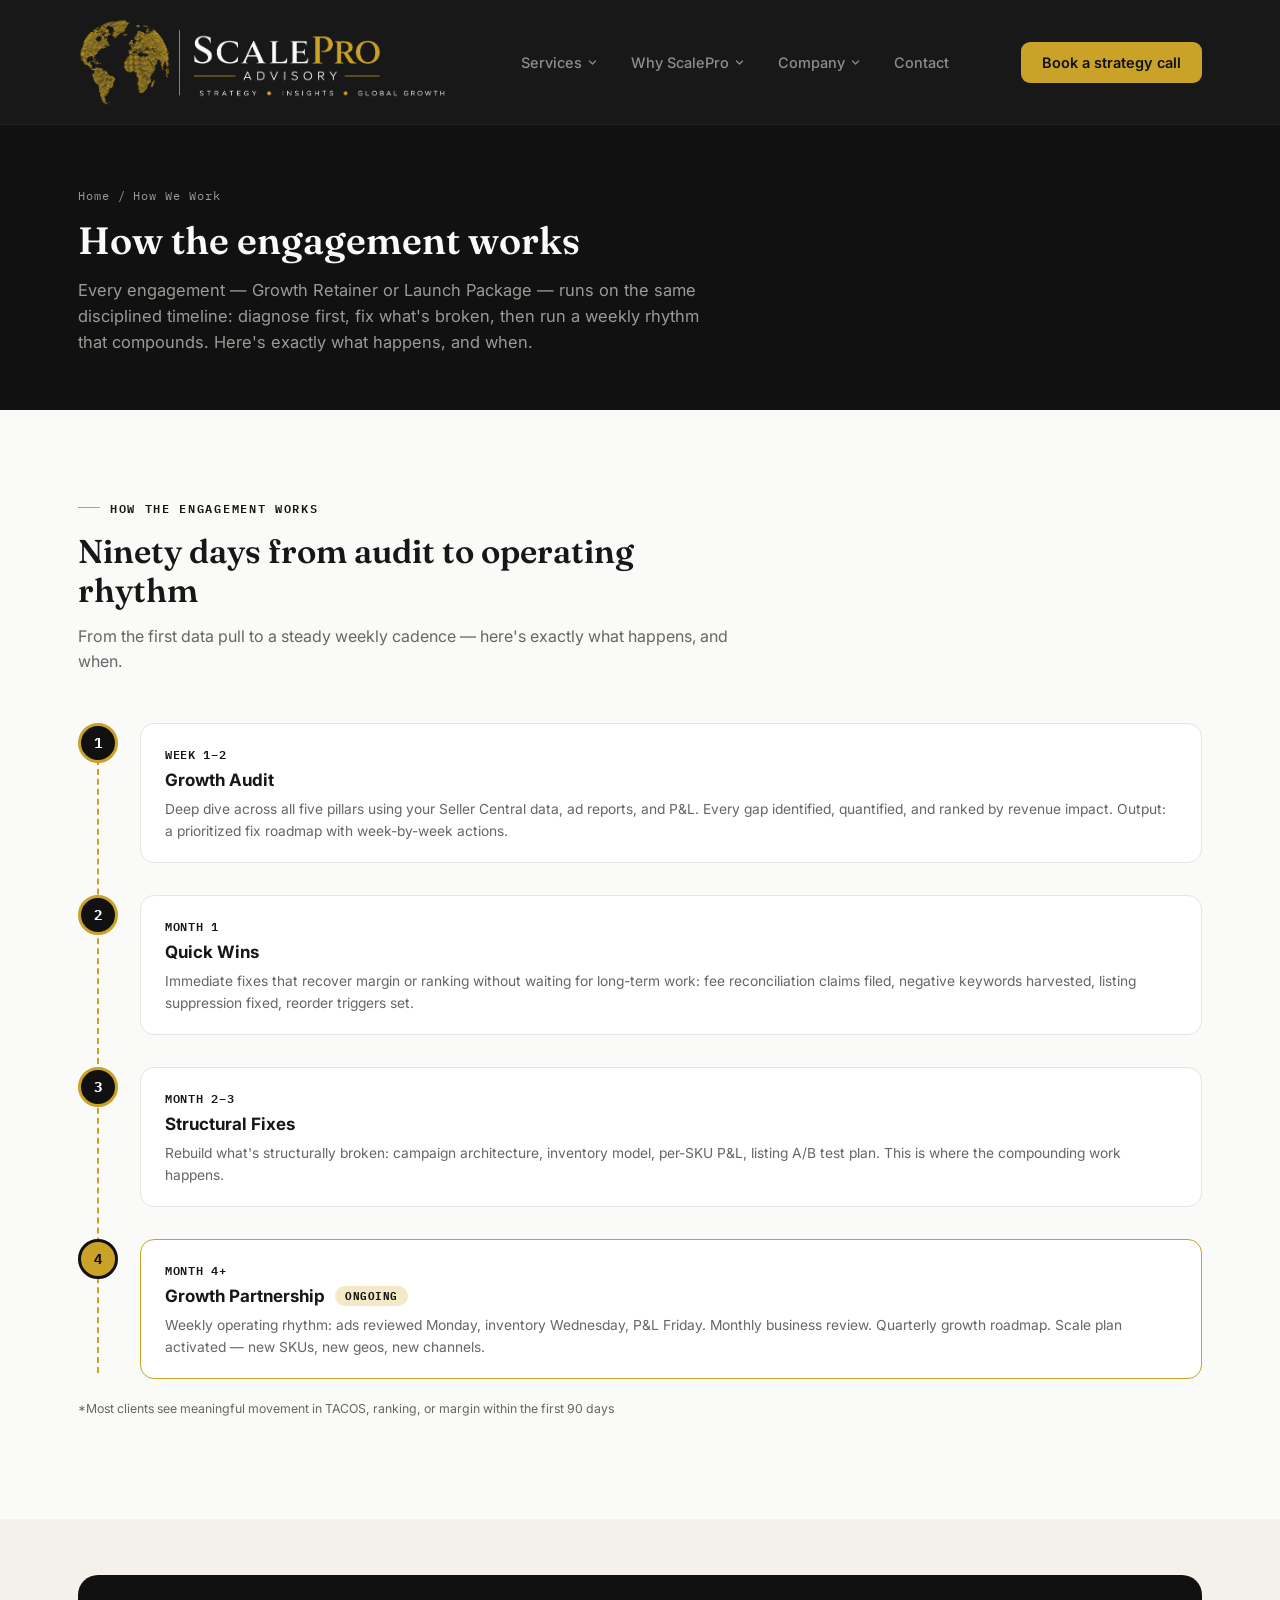
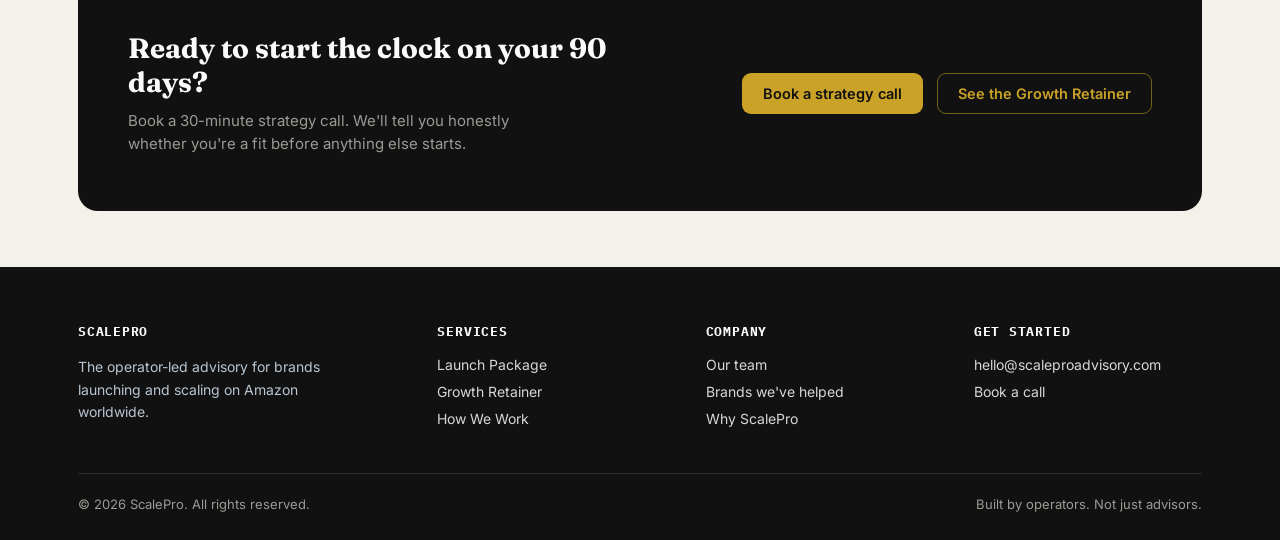
<file: process.html>
<!DOCTYPE html>
<html lang="en">
<head>
<meta charset="UTF-8">
<meta name="viewport" content="width=device-width, initial-scale=1.0">
<title>How the Engagement Works — ScalePro</title>
<meta name="description" content="A week-by-week breakdown of how a ScalePro engagement runs — from the growth audit to an ongoing weekly operating rhythm, in 90 days.">
<link rel="icon" type="image/svg+xml" href="data:image/svg+xml,%3Csvg xmlns='http://www.w3.org/2000/svg' viewBox='0 0 52 52'%3E%3Crect width='52' height='52' rx='11' fill='%23111111'/%3E%3Crect x='8' y='29' width='8' height='15' rx='2.4' fill='%23C9A227'/%3E%3Crect x='22' y='19' width='8' height='25' rx='2.4' fill='%23C9A227'/%3E%3Crect x='36' y='8' width='8' height='36' rx='2.4' fill='%23C9A227'/%3E%3Cpath d='M9 27 C18 6 33 4 42 8' fill='none' stroke='%23C9A227' stroke-width='2' stroke-dasharray='1 5.5' stroke-linecap='round'/%3E%3Ccircle cx='42.5' cy='8.5' r='2.8' fill='%23C9A227'/%3E%3C/svg%3E">
<link rel="preconnect" href="https://fonts.googleapis.com">
<link rel="preconnect" href="https://fonts.gstatic.com" crossorigin>
<link href="https://fonts.googleapis.com/css2?family=Fraunces:ital,opsz,wght@0,9..144,400;0,9..144,500;0,9..144,600;0,9..144,700;1,9..144,500&family=Inter:wght@400;500;600;700;800&family=IBM+Plex+Mono:wght@400;500;600&display=swap" rel="stylesheet">
<link rel="stylesheet" href="assets/styles.css">
</head>
<body>

<header id="siteHeader">
  <div class="navbar">
    <a href="index.html" class="logo" aria-label="ScalePro Advisory — home">
      <img src="assets/logo-header.png" alt="ScalePro Advisory" class="logo-img">
    </a>
    <nav class="links" id="navLinks">
      <div class="nav-item">
        <button class="nav-top" type="button">Services <svg class="caret" viewBox="0 0 12 12" fill="none"><path d="M2 4l4 4 4-4" stroke="currentColor" stroke-width="1.6" stroke-linecap="round" stroke-linejoin="round"/></svg></button>
        <div class="dropdown">
          <a href="launch.html">Launch Package<span class="sub">For first-time Amazon launches</span></a>
          <a href="growth.html">Growth Retainer<span class="sub">For sellers already live, scaling</span></a>
          <a href="process.html">How We Work<span class="sub">The 90-day engagement journey</span></a>
        </div>
      </div>
      <div class="nav-item">
        <button class="nav-top" type="button">Why ScalePro <svg class="caret" viewBox="0 0 12 12" fill="none"><path d="M2 4l4 4 4-4" stroke="currentColor" stroke-width="1.6" stroke-linecap="round" stroke-linejoin="round"/></svg></button>
        <div class="dropdown">
          <a href="why-us.html">DIY vs. Agency vs. Us<span class="sub">The honest comparison</span></a>
          <a href="why-us.html#mistakes">6 recurring mistakes<span class="sub">Learn from others' launches</span></a>
        </div>
      </div>
      <div class="nav-item">
        <button class="nav-top" type="button">Company <svg class="caret" viewBox="0 0 12 12" fill="none"><path d="M2 4l4 4 4-4" stroke="currentColor" stroke-width="1.6" stroke-linecap="round" stroke-linejoin="round"/></svg></button>
        <div class="dropdown">
          <a href="team.html">Our team<span class="sub">Founders &amp; operator background</span></a>
          <a href="team.html#brands">Brands we've helped<span class="sub">Case studies from the team</span></a>
        </div>
      </div>
      <div class="nav-item"><a href="contact.html">Contact</a></div>
    </nav>
    <div class="nav-cta">
      <!-- <button class="btn btn-ghost" data-login-trigger>Client login</button> -->
      <a href="contact.html" class="btn btn-gold">Book a strategy call</a>
      <button class="burger" id="burgerBtn" aria-label="Menu"><span></span><span></span><span></span></button>
    </div>
  </div>
</header>

<section class="pagehead">
  <div class="wrap">
    <div class="crumb"><a href="index.html">Home</a> / How We Work</div>
    <h1>How the engagement works</h1>
    <p>Every engagement — Growth Retainer or Launch Package — runs on the same disciplined timeline: diagnose first, fix what's broken, then run a weekly rhythm that compounds. Here's exactly what happens, and when.</p>
  </div>
</section>

<!-- ENGAGEMENT TIMELINE -->
<section class="section">
  <div class="wrap">
    <div class="section-head">
      <div class="eyebrow">How the engagement works</div>
      <h2>Ninety days from audit to operating rhythm</h2>
      <p>From the first data pull to a steady weekly cadence — here's exactly what happens, and when.</p>
    </div>
    <div class="roadmap">
      <div class="roadmap-stop">
        <div class="roadmap-dot">1</div>
        <div class="roadmap-card">
          <div class="roadmap-when">WEEK 1–2</div>
          <h4>Growth Audit</h4>
          <p>Deep dive across all five pillars using your Seller Central data, ad reports, and P&amp;L. Every gap identified, quantified, and ranked by revenue impact. Output: a prioritized fix roadmap with week-by-week actions.</p>
        </div>
      </div>
      <div class="roadmap-stop">
        <div class="roadmap-dot">2</div>
        <div class="roadmap-card">
          <div class="roadmap-when">MONTH 1</div>
          <h4>Quick Wins</h4>
          <p>Immediate fixes that recover margin or ranking without waiting for long-term work: fee reconciliation claims filed, negative keywords harvested, listing suppression fixed, reorder triggers set.</p>
        </div>
      </div>
      <div class="roadmap-stop">
        <div class="roadmap-dot">3</div>
        <div class="roadmap-card">
          <div class="roadmap-when">MONTH 2–3</div>
          <h4>Structural Fixes</h4>
          <p>Rebuild what's structurally broken: campaign architecture, inventory model, per-SKU P&amp;L, listing A/B test plan. This is where the compounding work happens.</p>
        </div>
      </div>
      <div class="roadmap-stop ongoing">
        <div class="roadmap-dot">4</div>
        <div class="roadmap-card">
          <div class="roadmap-when">MONTH 4+</div>
          <h4>Growth Partnership <span class="roadmap-tag">Ongoing</span></h4>
          <p>Weekly operating rhythm: ads reviewed Monday, inventory Wednesday, P&amp;L Friday. Monthly business review. Quarterly growth roadmap. Scale plan activated — new SKUs, new geos, new channels.</p>
        </div>
      </div>
    </div>
    <p class="footnote" style="margin-top:20px;">*Most clients see meaningful movement in TACOS, ranking, or margin within the first 90 days</p>
  </div>
</section>

<!-- CTA -->
<section class="section tint tight">
  <div class="wrap">
    <div class="cta-band">
      <div>
        <h3>Ready to start the clock on your 90 days?</h3>
        <p>Book a 30-minute strategy call. We'll tell you honestly whether you're a fit before anything else starts.</p>
      </div>
      <div class="cta-actions">
        <a href="contact.html" class="btn btn-gold">Book a strategy call</a>
        <a href="growth.html" class="btn btn-ghost">See the Growth Retainer</a>
      </div>
    </div>
  </div>
</section>

<footer>
  <div class="wrap">
    <div class="foot-grid">
      <div>
        <h5 class="mono">ScalePro</h5>
        <p style="font-size:14px;line-height:1.6;max-width:280px;color:#B9C6D2;">The operator-led advisory for brands launching and scaling on Amazon worldwide.</p>
      </div>
      <div>
        <h5 class="mono">Services</h5>
        <a href="launch.html">Launch Package</a>
        <a href="growth.html">Growth Retainer</a>
        <a href="process.html">How We Work</a>
      </div>
      <div>
        <h5 class="mono">Company</h5>
        <a href="team.html">Our team</a>
        <a href="team.html#brands">Brands we've helped</a>
        <a href="why-us.html">Why ScalePro</a>
      </div>
      <div>
        <h5 class="mono">Get started</h5>
        <a href="mailto:hello@scaleproadvisory.com">hello@scaleproadvisory.com</a>
        <!-- <a href="#" data-login-trigger>Client login</a> -->
        <a href="contact.html">Book a call</a>
      </div>
    </div>
    <div class="foot-bottom">
      <span>© 2026 ScalePro. All rights reserved.</span>
      <span>Built by operators. Not just advisors.</span>
    </div>
  </div>
</footer>

<div class="modal-overlay" id="loginModal">
  <div class="modal" id="modalContent">
    <button class="modal-close" id="modalClose">✕</button>
    <div id="loginView">
      <div class="tag">Client portal</div>
      <h3>Log in to ScalePro</h3>
      <p class="sub">Access your account dashboard and growth tools.</p>
      <div class="login-error" id="loginError"></div>
      <form id="loginForm">
        <div class="field">
          <label for="email">Email</label>
          <input type="email" id="email" placeholder="you@yourbrand.com" required>
        </div>
        <div class="field">
          <label for="password">Password</label>
          <input type="password" id="password" placeholder="••••••••" required>
        </div>
        <label class="remember-row"><input type="checkbox" id="rememberMe"> Keep me signed in on this device</label>
        <button type="submit" class="btn btn-dark">Log in</button>
      </form>
      <div class="modal-foot">New client? <a href="contact.html">Book a strategy call</a> to get set up.</div>
    </div>
  </div>
</div>

<script src="assets/main.js"></script>
</body>
</html>
</file>
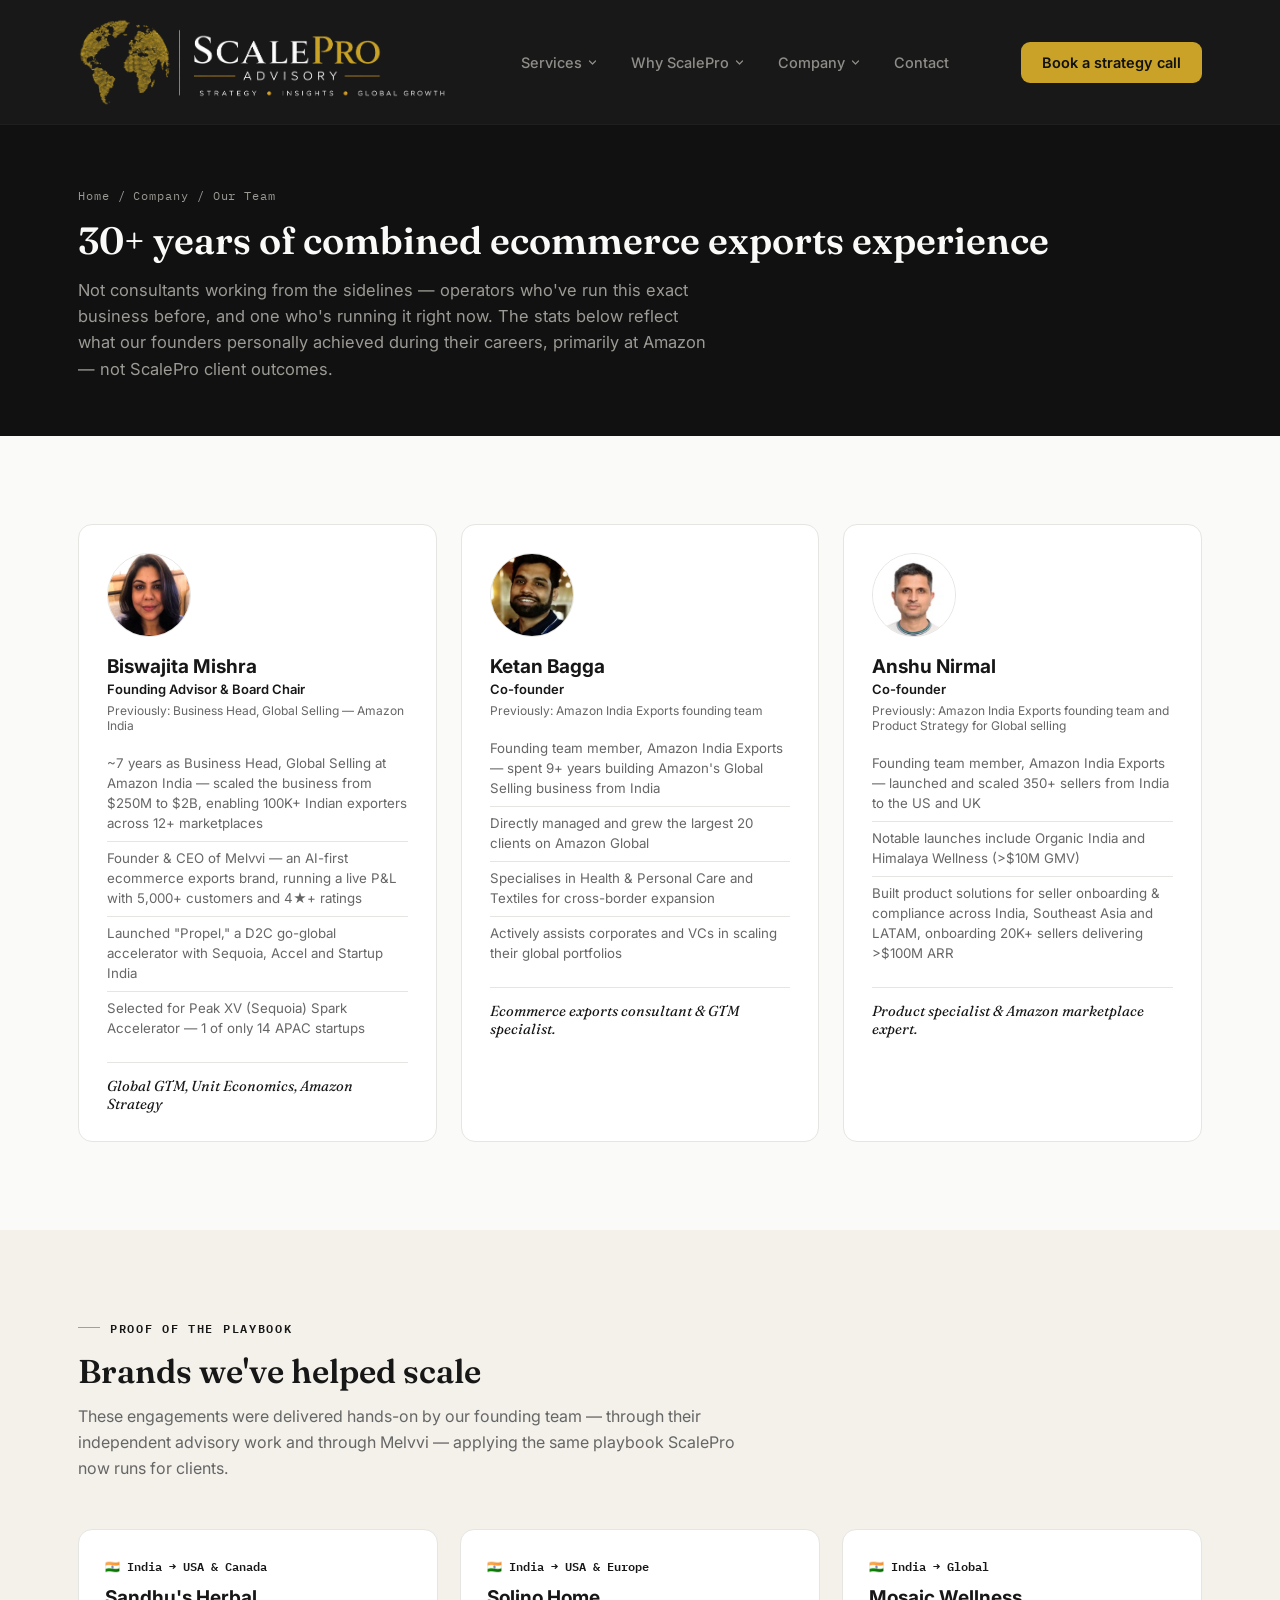
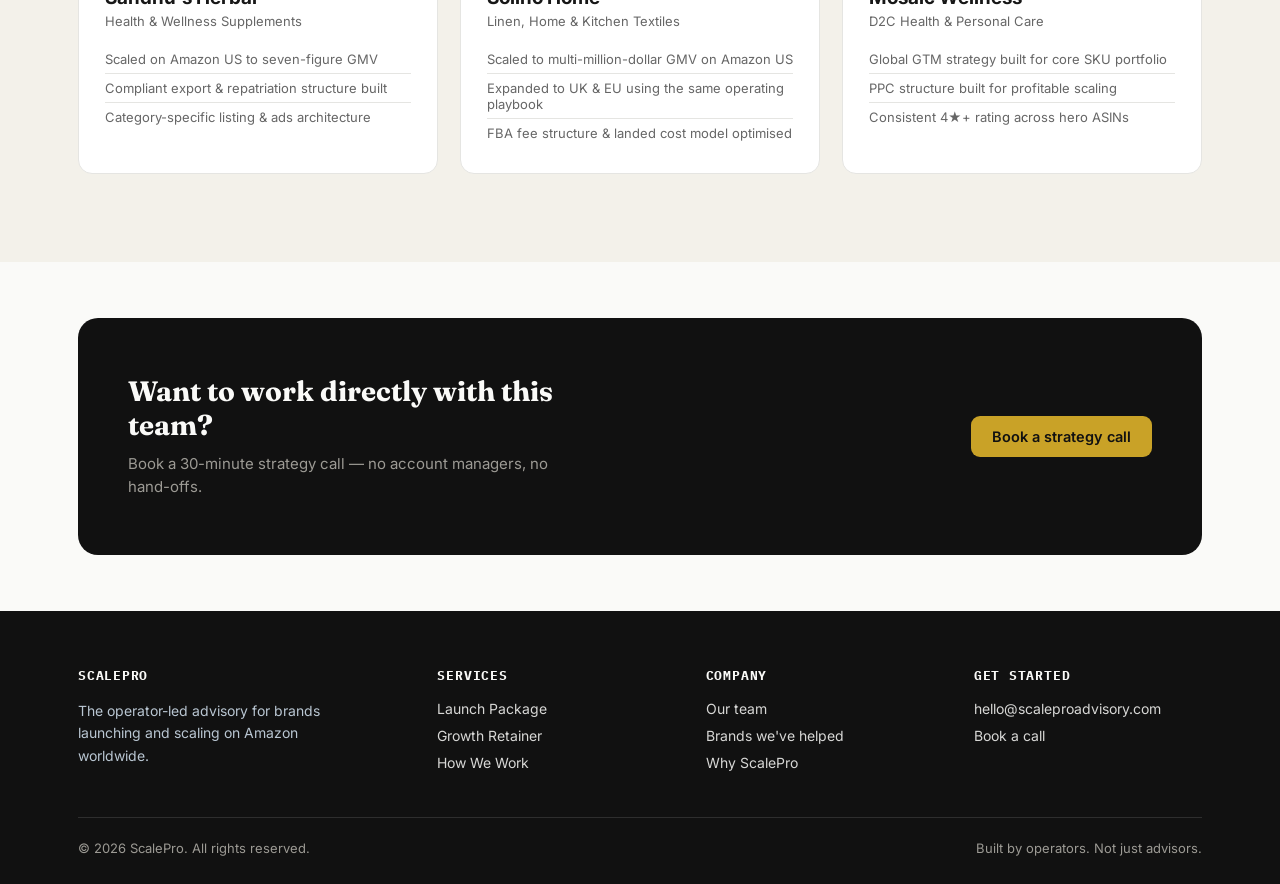
<file: team.html>
<!DOCTYPE html>
<html lang="en">
<head>
<meta charset="UTF-8">
<meta name="viewport" content="width=device-width, initial-scale=1.0">
<title>Our Team — ScalePro</title>
<meta name="description" content="Meet the founding team behind ScalePro — ex-Amazon Global Selling operators who now run a live D2C brand of their own.">
<link rel="icon" type="image/svg+xml" href="data:image/svg+xml,%3Csvg xmlns='http://www.w3.org/2000/svg' viewBox='0 0 52 52'%3E%3Crect width='52' height='52' rx='11' fill='%23111111'/%3E%3Crect x='8' y='29' width='8' height='15' rx='2.4' fill='%23C9A227'/%3E%3Crect x='22' y='19' width='8' height='25' rx='2.4' fill='%23C9A227'/%3E%3Crect x='36' y='8' width='8' height='36' rx='2.4' fill='%23C9A227'/%3E%3Cpath d='M9 27 C18 6 33 4 42 8' fill='none' stroke='%23C9A227' stroke-width='2' stroke-dasharray='1 5.5' stroke-linecap='round'/%3E%3Ccircle cx='42.5' cy='8.5' r='2.8' fill='%23C9A227'/%3E%3C/svg%3E">
<link rel="preconnect" href="https://fonts.googleapis.com">
<link rel="preconnect" href="https://fonts.gstatic.com" crossorigin>
<link href="https://fonts.googleapis.com/css2?family=Fraunces:ital,opsz,wght@0,9..144,400;0,9..144,500;0,9..144,600;0,9..144,700;1,9..144,500&family=Inter:wght@400;500;600;700;800&family=IBM+Plex+Mono:wght@400;500;600&display=swap" rel="stylesheet">
<link rel="stylesheet" href="assets/styles.css">
</head>
<body>

<header id="siteHeader">
  <div class="navbar">
    <a href="index.html" class="logo" aria-label="ScalePro Advisory — home">
      <img src="assets/logo-header.png" alt="ScalePro Advisory" class="logo-img">
    </a>
    <nav class="links" id="navLinks">
      <div class="nav-item">
        <button class="nav-top" type="button">Services <svg class="caret" viewBox="0 0 12 12" fill="none"><path d="M2 4l4 4 4-4" stroke="currentColor" stroke-width="1.6" stroke-linecap="round" stroke-linejoin="round"/></svg></button>
        <div class="dropdown">
          <a href="launch.html">Launch Package<span class="sub">For first-time Amazon launches</span></a>
          <a href="growth.html">Growth Retainer<span class="sub">For sellers already live, scaling</span></a>
          <a href="process.html">How We Work<span class="sub">The 90-day engagement journey</span></a>
        </div>
      </div>
      <div class="nav-item">
        <button class="nav-top" type="button">Why ScalePro <svg class="caret" viewBox="0 0 12 12" fill="none"><path d="M2 4l4 4 4-4" stroke="currentColor" stroke-width="1.6" stroke-linecap="round" stroke-linejoin="round"/></svg></button>
        <div class="dropdown">
          <a href="why-us.html">DIY vs. Agency vs. Us<span class="sub">The honest comparison</span></a>
          <a href="why-us.html#mistakes">6 recurring mistakes<span class="sub">Learn from others' launches</span></a>
        </div>
      </div>
      <div class="nav-item">
        <button class="nav-top" type="button">Company <svg class="caret" viewBox="0 0 12 12" fill="none"><path d="M2 4l4 4 4-4" stroke="currentColor" stroke-width="1.6" stroke-linecap="round" stroke-linejoin="round"/></svg></button>
        <div class="dropdown">
          <a href="team.html">Our team<span class="sub">Founders &amp; operator background</span></a>
          <a href="team.html#brands">Brands we've helped<span class="sub">Case studies from the team</span></a>
        </div>
      </div>
      <div class="nav-item"><a href="contact.html">Contact</a></div>
    </nav>
    <div class="nav-cta">
      <!-- <button class="btn btn-ghost" data-login-trigger>Client login</button> -->
      <a href="contact.html" class="btn btn-gold">Book a strategy call</a>
      <button class="burger" id="burgerBtn" aria-label="Menu"><span></span><span></span><span></span></button>
    </div>
  </div>
</header>

<section class="pagehead">
  <div class="wrap">
    <div class="crumb"><a href="index.html">Home</a> / Company / Our Team</div>
    <h1>30+ years of combined ecommerce exports experience</h1>
    <p>Not consultants working from the sidelines — operators who've run this exact business before, and one who's running it right now. The stats below reflect what our founders personally achieved during their careers, primarily at Amazon — not ScalePro client outcomes.</p>
  </div>
</section>

<!-- FOUNDERS -->
<section class="section">
  <div class="wrap">
    <div class="founders">
      <div class="fcard">
        <img src="assets/founder-biswajita.jpg" alt="Biswajita Mishra" class="favatar">
        <h4>Biswajita Mishra</h4>
        <div class="role">Founding Advisor &amp; Board Chair</div>
        <div class="role-note">Previously: Business Head, Global Selling — Amazon India</div>
        <ul>
          <li>~7 years as Business Head, Global Selling at Amazon India — scaled the business from $250M to $2B, enabling 100K+ Indian exporters across 12+ marketplaces</li>
          <li>Founder &amp; CEO of Melvvi — an AI-first ecommerce exports brand, running a live P&amp;L with 5,000+ customers and 4★+ ratings</li>
          <li>Launched "Propel," a D2C go-global accelerator with Sequoia, Accel and Startup India</li>
          <li>Selected for Peak XV (Sequoia) Spark Accelerator — 1 of only 14 APAC startups</li>
        </ul>
        <div class="fquote">Global GTM, Unit Economics, Amazon Strategy</div>
      </div>
      <div class="fcard">
        <img src="assets/founder-ketan.jpg" alt="Ketan Bagga" class="favatar">
        <h4>Ketan Bagga</h4>
        <div class="role">Co-founder</div>
        <div class="role-note">Previously: Amazon India Exports founding team</div>
        <ul>
          <li>Founding team member, Amazon India Exports — spent 9+ years building Amazon's Global Selling business from India</li>
          <li>Directly managed and grew the largest 20 clients on Amazon Global</li>
          <li>Specialises in Health &amp; Personal Care and Textiles for cross-border expansion</li>
          <li>Actively assists corporates and VCs in scaling their global portfolios</li>
        </ul>
        <div class="fquote">Ecommerce exports consultant &amp; GTM specialist.</div>
      </div>
      <div class="fcard">
        <img src="assets/founder-anshu.jpg" alt="Anshu Nirmal" class="favatar">
        <h4>Anshu Nirmal</h4>
        <div class="role">Co-founder</div>
        <div class="role-note">Previously: Amazon India Exports founding team and Product Strategy for Global selling</div>
        <ul>
          <li>Founding team member, Amazon India Exports — launched and scaled 350+ sellers from India to the US and UK</li>
          <li>Notable launches include Organic India and Himalaya Wellness (&gt;$10M GMV)</li>
          <li>Built product solutions for seller onboarding &amp; compliance across India, Southeast Asia and LATAM, onboarding 20K+ sellers delivering &gt;$100M ARR</li>
        </ul>
        <div class="fquote">Product specialist &amp; Amazon marketplace expert.</div>
      </div>
    </div>
  </div>
</section>

<!-- BRANDS -->
<section class="section tint" id="brands">
  <div class="wrap">
    <div class="section-head">
      <div class="eyebrow">Proof of the playbook</div>
      <h2>Brands we've helped scale</h2>
      <p>These engagements were delivered hands-on by our founding team — through their independent advisory work and through Melvvi — applying the same playbook ScalePro now runs for clients.</p>
    </div>
    <div class="brands">
      <div class="brand">
        <div class="route">🇮🇳 India → USA &amp; Canada</div>
        <h4>Sandhu's Herbal</h4>
        <div class="cat">Health &amp; Wellness Supplements</div>
        <ul>
          <li>Scaled on Amazon US to seven-figure GMV</li>
          <li>Compliant export &amp; repatriation structure built</li>
          <li>Category-specific listing &amp; ads architecture</li>
        </ul>
      </div>
      <div class="brand">
        <div class="route">🇮🇳 India → USA &amp; Europe</div>
        <h4>Solino Home</h4>
        <div class="cat">Linen, Home &amp; Kitchen Textiles</div>
        <ul>
          <li>Scaled to multi-million-dollar GMV on Amazon US</li>
          <li>Expanded to UK &amp; EU using the same operating playbook</li>
          <li>FBA fee structure &amp; landed cost model optimised</li>
        </ul>
      </div>
      <div class="brand">
        <div class="route">🇮🇳 India → Global</div>
        <h4>Mosaic Wellness</h4>
        <div class="cat">D2C Health &amp; Personal Care</div>
        <ul>
          <li>Global GTM strategy built for core SKU portfolio</li>
          <li>PPC structure built for profitable scaling</li>
          <li>Consistent 4★+ rating across hero ASINs</li>
        </ul>
      </div>
    </div>
  </div>
</section>

<section class="section tight">
  <div class="wrap">
    <div class="cta-band">
      <div>
        <h3>Want to work directly with this team?</h3>
        <p>Book a 30-minute strategy call — no account managers, no hand-offs.</p>
      </div>
      <div class="cta-actions">
        <a href="contact.html" class="btn btn-gold">Book a strategy call</a>
      </div>
    </div>
  </div>
</section>

<footer>
  <div class="wrap">
    <div class="foot-grid">
      <div>
        <h5 class="mono">ScalePro</h5>
        <p style="font-size:14px;line-height:1.6;max-width:280px;color:#B9C6D2;">The operator-led advisory for brands launching and scaling on Amazon worldwide.</p>
      </div>
      <div>
        <h5 class="mono">Services</h5>
        <a href="launch.html">Launch Package</a>
        <a href="growth.html">Growth Retainer</a>
        <a href="process.html">How We Work</a>
      </div>
      <div>
        <h5 class="mono">Company</h5>
        <a href="team.html">Our team</a>
        <a href="team.html#brands">Brands we've helped</a>
        <a href="why-us.html">Why ScalePro</a>
      </div>
      <div>
        <h5 class="mono">Get started</h5>
        <a href="mailto:hello@scaleproadvisory.com">hello@scaleproadvisory.com</a>
        <!-- <a href="#" data-login-trigger>Client login</a> -->
        <a href="contact.html">Book a call</a>
      </div>
    </div>
    <div class="foot-bottom">
      <span>© 2026 ScalePro. All rights reserved.</span>
      <span>Built by operators. Not just advisors.</span>
    </div>
  </div>
</footer>

<div class="modal-overlay" id="loginModal">
  <div class="modal" id="modalContent">
    <button class="modal-close" id="modalClose">✕</button>
    <div id="loginView">
      <div class="tag">Client portal</div>
      <h3>Log in to ScalePro</h3>
      <p class="sub">Access your account dashboard and growth tools.</p>
      <form id="loginForm">
        <div class="field">
          <label for="email">Email</label>
          <input type="email" id="email" placeholder="you@yourbrand.com" required>
        </div>
        <div class="field">
          <label for="password">Password</label>
          <input type="password" id="password" placeholder="••••••••" required>
        </div>
        <button type="submit" class="btn btn-dark">Log in</button>
      </form>
      <div class="modal-foot">New client? <a href="contact.html">Book a strategy call</a> to get set up.</div>
    </div>
    <div id="dashView" style="display:none;">
      <div class="tag">Client portal</div>
      <h3>You're in 👋</h3>
      <p class="sub">Your growth tools are being provisioned. Here's what's launching for your account:</p>
      <div class="dash-tools">
        <div class="dtool"><div class="name">Listing Optimizer</div><div class="status">COMING SOON</div><span class="lock">🔒</span></div>
        <div class="dtool"><div class="name">Ads Copilot</div><div class="status">COMING SOON</div><span class="lock">🔒</span></div>
        <div class="dtool"><div class="name">Inventory Planner</div><div class="status">COMING SOON</div><span class="lock">🔒</span></div>
        <div class="dtool"><div class="name">P&amp;L Dashboard</div><div class="status">COMING SOON</div><span class="lock">🔒</span></div>
      </div>
      <p class="sub" style="margin:0;">We'll notify you by email the moment your tools go live. In the meantime, your account team has your weekly review on the calendar.</p>
    </div>
  </div>
</div>

<script src="assets/main.js"></script>
</body>
</html>
</file>
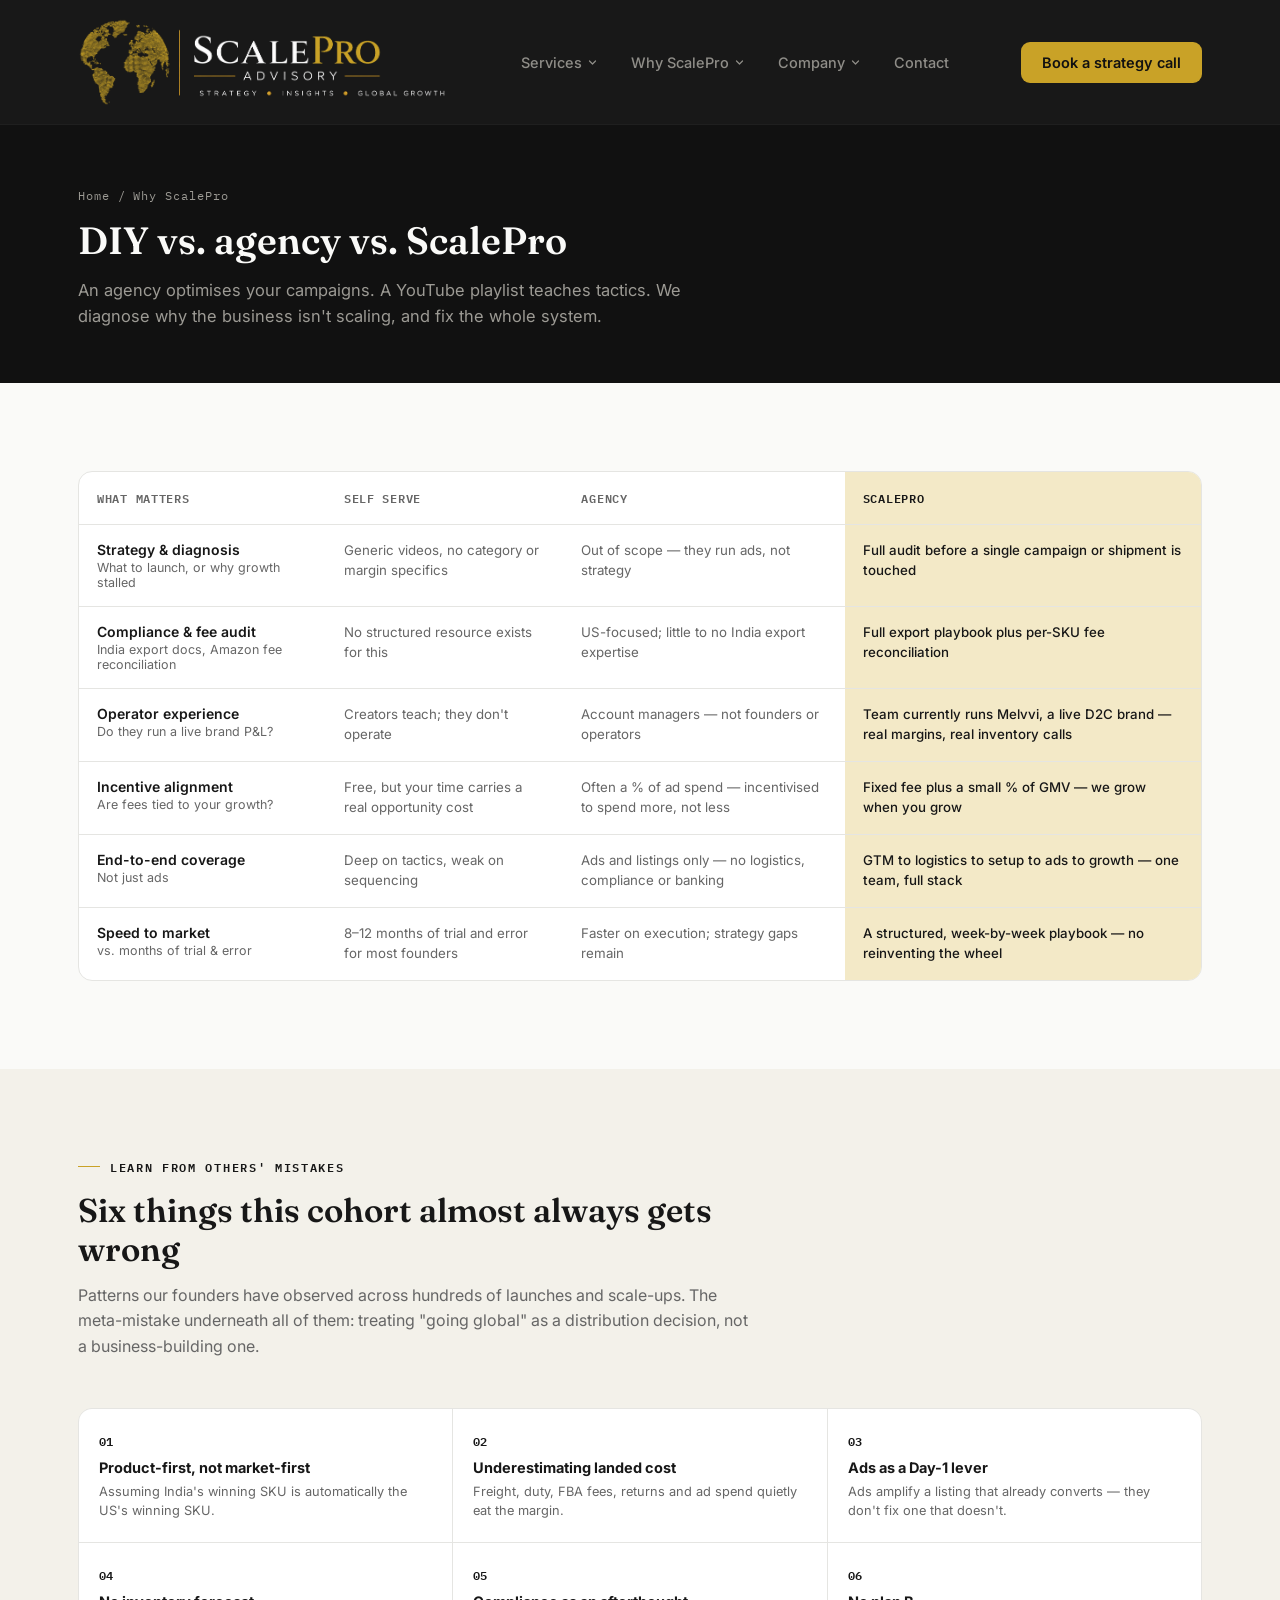
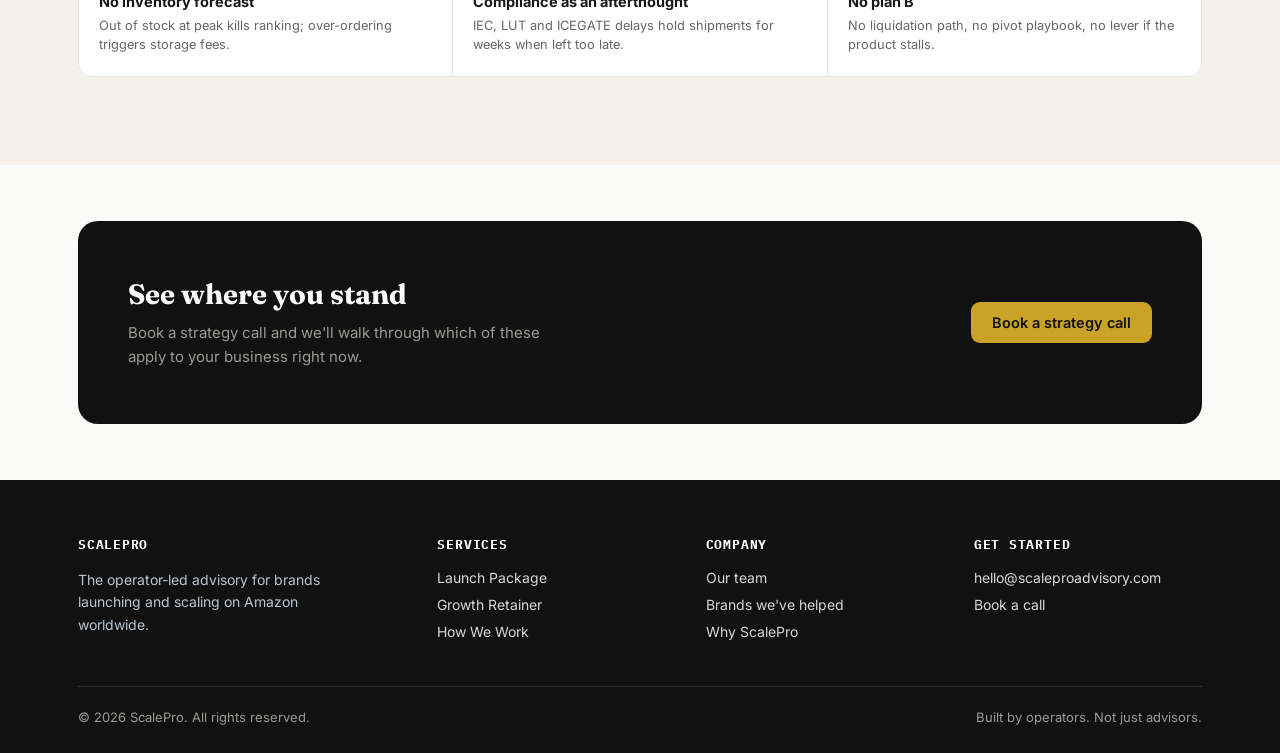
<file: why-us.html>
<!DOCTYPE html>
<html lang="en">
<head>
<meta charset="UTF-8">
<meta name="viewport" content="width=device-width, initial-scale=1.0">
<title>Why ScalePro — DIY vs. Agency vs. Us</title>
<meta name="description" content="An honest comparison of DIY, agencies, and ScalePro — plus the six mistakes founders almost always make going global on Amazon.">
<link rel="icon" type="image/svg+xml" href="data:image/svg+xml,%3Csvg xmlns='http://www.w3.org/2000/svg' viewBox='0 0 52 52'%3E%3Crect width='52' height='52' rx='11' fill='%23111111'/%3E%3Crect x='8' y='29' width='8' height='15' rx='2.4' fill='%23C9A227'/%3E%3Crect x='22' y='19' width='8' height='25' rx='2.4' fill='%23C9A227'/%3E%3Crect x='36' y='8' width='8' height='36' rx='2.4' fill='%23C9A227'/%3E%3Cpath d='M9 27 C18 6 33 4 42 8' fill='none' stroke='%23C9A227' stroke-width='2' stroke-dasharray='1 5.5' stroke-linecap='round'/%3E%3Ccircle cx='42.5' cy='8.5' r='2.8' fill='%23C9A227'/%3E%3C/svg%3E">
<link rel="preconnect" href="https://fonts.googleapis.com">
<link rel="preconnect" href="https://fonts.gstatic.com" crossorigin>
<link href="https://fonts.googleapis.com/css2?family=Fraunces:ital,opsz,wght@0,9..144,400;0,9..144,500;0,9..144,600;0,9..144,700;1,9..144,500&family=Inter:wght@400;500;600;700;800&family=IBM+Plex+Mono:wght@400;500;600&display=swap" rel="stylesheet">
<link rel="stylesheet" href="assets/styles.css">
</head>
<body>

<header id="siteHeader">
  <div class="navbar">
    <a href="index.html" class="logo" aria-label="ScalePro Advisory — home">
      <img src="assets/logo-header.png" alt="ScalePro Advisory" class="logo-img">
    </a>
    <nav class="links" id="navLinks">
      <div class="nav-item">
        <button class="nav-top" type="button">Services <svg class="caret" viewBox="0 0 12 12" fill="none"><path d="M2 4l4 4 4-4" stroke="currentColor" stroke-width="1.6" stroke-linecap="round" stroke-linejoin="round"/></svg></button>
        <div class="dropdown">
          <a href="launch.html">Launch Package<span class="sub">For first-time Amazon launches</span></a>
          <a href="growth.html">Growth Retainer<span class="sub">For sellers already live, scaling</span></a>
          <a href="process.html">How We Work<span class="sub">The 90-day engagement journey</span></a>
        </div>
      </div>
      <div class="nav-item">
        <button class="nav-top" type="button">Why ScalePro <svg class="caret" viewBox="0 0 12 12" fill="none"><path d="M2 4l4 4 4-4" stroke="currentColor" stroke-width="1.6" stroke-linecap="round" stroke-linejoin="round"/></svg></button>
        <div class="dropdown">
          <a href="why-us.html">DIY vs. Agency vs. Us<span class="sub">The honest comparison</span></a>
          <a href="why-us.html#mistakes">6 recurring mistakes<span class="sub">Learn from others' launches</span></a>
        </div>
      </div>
      <div class="nav-item">
        <button class="nav-top" type="button">Company <svg class="caret" viewBox="0 0 12 12" fill="none"><path d="M2 4l4 4 4-4" stroke="currentColor" stroke-width="1.6" stroke-linecap="round" stroke-linejoin="round"/></svg></button>
        <div class="dropdown">
          <a href="team.html">Our team<span class="sub">Founders &amp; operator background</span></a>
          <a href="team.html#brands">Brands we've helped<span class="sub">Case studies from the team</span></a>
        </div>
      </div>
      <div class="nav-item"><a href="contact.html">Contact</a></div>
    </nav>
    <div class="nav-cta">
      <!-- <button class="btn btn-ghost" data-login-trigger>Client login</button> -->
      <a href="contact.html" class="btn btn-gold">Book a strategy call</a>
      <button class="burger" id="burgerBtn" aria-label="Menu"><span></span><span></span><span></span></button>
    </div>
  </div>
</header>

<section class="pagehead">
  <div class="wrap">
    <div class="crumb"><a href="index.html">Home</a> / Why ScalePro</div>
    <h1>DIY vs. agency vs. ScalePro</h1>
    <p>An agency optimises your campaigns. A YouTube playlist teaches tactics. We diagnose why the business isn't scaling, and fix the whole system.</p>
  </div>
</section>

<!-- COMPARISON -->
<section class="section">
  <div class="wrap">
    <div class="comp-wrap">
      <table class="comp">
        <colgroup><col><col><col><col class="us-col"></colgroup>
        <thead>
          <tr><th>What matters</th><th>Self Serve</th><th>Agency</th><th class="us">ScalePro</th></tr>
        </thead>
        <tbody>
          <tr>
            <td class="row-label">Strategy &amp; diagnosis<span>What to launch, or why growth stalled</span></td>
            <td class="desc">Generic videos, no category or margin specifics</td>
            <td class="desc">Out of scope — they run ads, not strategy</td>
            <td class="desc us">Full audit before a single campaign or shipment is touched</td>
          </tr>
          <tr>
            <td class="row-label">Compliance &amp; fee audit<span>India export docs, Amazon fee reconciliation</span></td>
            <td class="desc">No structured resource exists for this</td>
            <td class="desc">US-focused; little to no India export expertise</td>
            <td class="desc us">Full export playbook plus per-SKU fee reconciliation</td>
          </tr>
          <tr>
            <td class="row-label">Operator experience<span>Do they run a live brand P&amp;L?</span></td>
            <td class="desc">Creators teach; they don't operate</td>
            <td class="desc">Account managers — not founders or operators</td>
            <td class="desc us">Team currently runs Melvvi, a live D2C brand — real margins, real inventory calls</td>
          </tr>
          <tr>
            <td class="row-label">Incentive alignment<span>Are fees tied to your growth?</span></td>
            <td class="desc">Free, but your time carries a real opportunity cost</td>
            <td class="desc">Often a % of ad spend — incentivised to spend more, not less</td>
            <td class="desc us">Fixed fee plus a small % of GMV — we grow when you grow</td>
          </tr>
          <tr>
            <td class="row-label">End-to-end coverage<span>Not just ads</span></td>
            <td class="desc">Deep on tactics, weak on sequencing</td>
            <td class="desc">Ads and listings only — no logistics, compliance or banking</td>
            <td class="desc us">GTM to logistics to setup to ads to growth — one team, full stack</td>
          </tr>
          <tr>
            <td class="row-label">Speed to market<span>vs. months of trial &amp; error</span></td>
            <td class="desc">8–12 months of trial and error for most founders</td>
            <td class="desc">Faster on execution; strategy gaps remain</td>
            <td class="desc us">A structured, week-by-week playbook — no reinventing the wheel</td>
          </tr>
        </tbody>
      </table>
    </div>
  </div>
</section>

<!-- MISTAKES -->
<section class="section tint" id="mistakes">
  <div class="wrap">
    <div class="section-head">
      <div class="eyebrow">Learn from others' mistakes</div>
      <h2>Six things this cohort almost always gets wrong</h2>
      <p>Patterns our founders have observed across hundreds of launches and scale-ups. The meta-mistake underneath all of them: treating "going global" as a distribution decision, not a business-building one.</p>
    </div>
    <div class="mistakes">
      <div class="mistake"><div class="n">01</div><h6>Product-first, not market-first</h6><p>Assuming India's winning SKU is automatically the US's winning SKU.</p></div>
      <div class="mistake"><div class="n">02</div><h6>Underestimating landed cost</h6><p>Freight, duty, FBA fees, returns and ad spend quietly eat the margin.</p></div>
      <div class="mistake"><div class="n">03</div><h6>Ads as a Day-1 lever</h6><p>Ads amplify a listing that already converts — they don't fix one that doesn't.</p></div>
      <div class="mistake"><div class="n">04</div><h6>No inventory forecast</h6><p>Out of stock at peak kills ranking; over-ordering triggers storage fees.</p></div>
      <div class="mistake"><div class="n">05</div><h6>Compliance as an afterthought</h6><p>IEC, LUT and ICEGATE delays hold shipments for weeks when left too late.</p></div>
      <div class="mistake"><div class="n">06</div><h6>No plan B</h6><p>No liquidation path, no pivot playbook, no lever if the product stalls.</p></div>
    </div>
  </div>
</section>

<section class="section tight">
  <div class="wrap">
    <div class="cta-band">
      <div>
        <h3>See where you stand</h3>
        <p>Book a strategy call and we'll walk through which of these apply to your business right now.</p>
      </div>
      <div class="cta-actions">
        <a href="contact.html" class="btn btn-gold">Book a strategy call</a>
      </div>
    </div>
  </div>
</section>

<footer>
  <div class="wrap">
    <div class="foot-grid">
      <div>
        <h5 class="mono">ScalePro</h5>
        <p style="font-size:14px;line-height:1.6;max-width:280px;color:#B9C6D2;">The operator-led advisory for brands launching and scaling on Amazon worldwide.</p>
      </div>
      <div>
        <h5 class="mono">Services</h5>
        <a href="launch.html">Launch Package</a>
        <a href="growth.html">Growth Retainer</a>
        <a href="process.html">How We Work</a>
      </div>
      <div>
        <h5 class="mono">Company</h5>
        <a href="team.html">Our team</a>
        <a href="team.html#brands">Brands we've helped</a>
        <a href="why-us.html">Why ScalePro</a>
      </div>
      <div>
        <h5 class="mono">Get started</h5>
        <a href="mailto:hello@scaleproadvisory.com">hello@scaleproadvisory.com</a>
        <!-- <a href="#" data-login-trigger>Client login</a> -->
        <a href="contact.html">Book a call</a>
      </div>
    </div>
    <div class="foot-bottom">
      <span>© 2026 ScalePro. All rights reserved.</span>
      <span>Built by operators. Not just advisors.</span>
    </div>
  </div>
</footer>

<div class="modal-overlay" id="loginModal">
  <div class="modal" id="modalContent">
    <button class="modal-close" id="modalClose">✕</button>
    <div id="loginView">
      <div class="tag">Client portal</div>
      <h3>Log in to ScalePro</h3>
      <p class="sub">Access your account dashboard and growth tools.</p>
      <form id="loginForm">
        <div class="field">
          <label for="email">Email</label>
          <input type="email" id="email" placeholder="you@yourbrand.com" required>
        </div>
        <div class="field">
          <label for="password">Password</label>
          <input type="password" id="password" placeholder="••••••••" required>
        </div>
        <button type="submit" class="btn btn-dark">Log in</button>
      </form>
      <div class="modal-foot">New client? <a href="contact.html">Book a strategy call</a> to get set up.</div>
    </div>
    <div id="dashView" style="display:none;">
      <div class="tag">Client portal</div>
      <h3>You're in 👋</h3>
      <p class="sub">Your growth tools are being provisioned. Here's what's launching for your account:</p>
      <div class="dash-tools">
        <div class="dtool"><div class="name">Listing Optimizer</div><div class="status">COMING SOON</div><span class="lock">🔒</span></div>
        <div class="dtool"><div class="name">Ads Copilot</div><div class="status">COMING SOON</div><span class="lock">🔒</span></div>
        <div class="dtool"><div class="name">Inventory Planner</div><div class="status">COMING SOON</div><span class="lock">🔒</span></div>
        <div class="dtool"><div class="name">P&amp;L Dashboard</div><div class="status">COMING SOON</div><span class="lock">🔒</span></div>
      </div>
      <p class="sub" style="margin:0;">We'll notify you by email the moment your tools go live. In the meantime, your account team has your weekly review on the calendar.</p>
    </div>
  </div>
</div>

<script src="assets/main.js"></script>
</body>
</html>
</file>
<file: assets/styles.css>
:root{
  /* ScalePro Visual Design System (per "Scale pro Visual Design System.docx",
     implemented 2026-09-02 — supersedes the earlier "Heritage Advisory" pass).
     Semantic token names as specified by the doc's "Implementation Rule". */
  --color-background:#FAFAF8;        /* Warm White — main page background */
  --color-background-alt:#F3F1EA;    /* derived: warm alternate tint for alternating sections (doc doesn't name this explicitly — kept in the same warm-neutral family as the page bg, replacing the old cool blue-grey tint) */
  --color-surface:#FFFFFF;           /* card/surface background, distinct from the warm page bg */
  --color-dark:#111111;              /* Charcoal Black — hero/footer/CTA/dark sections */
  --color-dark-card:#171717;         /* cards within dark sections (doc section 14) */
  --color-text-primary:#171717;      /* Onyx — headings, strong text, nav, labels, data values */
  --color-text-secondary:#666666;    /* Grey — supporting copy, captions, metadata */
  --color-text-on-dark:#FAFAF8;      /* primary text on dark sections */
  --color-text-on-dark-secondary:#9C9A94; /* "a light neutral" per doc, for secondary text/labels on dark */
  --color-border:#E5E5E2;            /* Soft Grey — borders/dividers */
  --color-accent:#C9A227;            /* Premium Gold — primary accent */
  --color-accent-soft:#F3E9C7;       /* derived: pale gold wash for badges/tags/table highlight rows */
  --color-accent-secondary:#C6A15B;  /* Champagne/Brass — secondary gold, hover/gradient/depth */
  --color-positive:#16805C;          /* Green — positive metrics */
  --color-positive-soft:#DCEFE7;     /* derived: pale green wash for success states */
  --color-information:#356AE6;       /* Blue — informational */
  --color-warning:#C9821A;           /* Amber — warnings/risk */
  --color-danger:#8C3A2A;            /* restrained dark red (doc: avoid bright red) */
  --radius:14px;
  --maxw:1180px;
}
*{box-sizing:border-box;}
html{scroll-behavior:smooth;}
body{
  margin:0;
  font-family:'Inter',sans-serif;
  color:var(--color-text-primary);
  background:var(--color-background);
  -webkit-font-smoothing:antialiased;
}
h1,h2,h3,.serif{font-family:'Fraunces',serif;}
/* Headings get Onyx globally; contexts that sit on a dark charcoal
   background (hero, pagehead, cta-band) override back to warm-white text
   right next to their own component rules below. Gold is never used as
   small text on light backgrounds per the doc's accessibility guidance
   (section 20) — reserved for buttons, borders, large text and dark-bg text. */
h1,h2,h3,h4,h5,h6{color:var(--color-text-primary);}
.mono{font-family:'IBM Plex Mono',monospace;}
a{color:inherit;}
img{max-width:100%;display:block;}
.wrap{max-width:var(--maxw);margin:0 auto;padding:0 28px;}
section{position:relative;}

/* ---------- Eyebrow / labels ---------- */
.eyebrow{
  font-family:'IBM Plex Mono',monospace;
  font-size:12px;
  letter-spacing:.14em;
  text-transform:uppercase;
  color:var(--color-text-primary);
  font-weight:600;
  display:flex;
  align-items:center;
  gap:10px;
  margin-bottom:14px;
}
.eyebrow::before{
  content:"";
  width:22px;height:1px;background:var(--color-accent);
}

/* ---------- Nav ---------- */
header{
  position:sticky;top:0;z-index:200;
  background:rgba(17,17,17,0.97);
  backdrop-filter:blur(6px);
  box-shadow:0 1px 0 rgba(255,255,255,0.06);
  transition:background .3s ease, box-shadow .3s ease, backdrop-filter .3s ease;
}
.navbar{
  display:flex;align-items:center;justify-content:space-between;
  padding:18px 28px;max-width:var(--maxw);margin:0 auto;
  position:relative;
}
.logo{
  display:flex;align-items:center;color:#fff;text-decoration:none;
}
.logo-img{height:88px;width:auto;display:block;transition:transform .25s ease;}
.logo:hover .logo-img{transform:translateY(-1px);}

/* primary nav + dropdowns */
nav.links{display:flex;gap:6px;align-items:center;}
.nav-item{position:relative;}
.nav-item > a, .nav-item > button.nav-top{
  display:flex;align-items:center;gap:6px;
  color:var(--color-text-on-dark-secondary);text-decoration:none;font-size:14.5px;font-weight:500;
  opacity:.9;transition:opacity .15s;
  background:none;border:none;cursor:pointer;font-family:'Inter',sans-serif;
  padding:10px 14px;border-radius:8px;
}
.nav-item > a:hover, .nav-item > button.nav-top:hover, .nav-item.open > button.nav-top{opacity:1;background:rgba(255,255,255,0.06);}
.nav-item .caret{width:9px;height:9px;transition:transform .2s ease;}
.nav-item.open .caret{transform:rotate(180deg);}
.dropdown{
  position:absolute;top:calc(100% + 8px);left:0;min-width:240px;
  background:var(--color-surface);border-radius:12px;box-shadow:0 24px 50px -18px rgba(0,0,0,0.35);
  padding:10px;display:none;border:1px solid var(--color-border);
}
.nav-item.open .dropdown{display:block;}
.dropdown a{
  display:block;padding:11px 14px;border-radius:8px;color:var(--color-text-primary);text-decoration:none;font-size:14px;font-weight:500;
}
.dropdown a:hover{background:var(--color-background-alt);}
.dropdown a .sub{display:block;font-size:12px;color:var(--color-text-secondary);font-weight:400;margin-top:2px;}
.nav-cta{display:flex;gap:10px;align-items:center;}

.btn{
  display:inline-flex;align-items:center;justify-content:center;gap:8px;
  padding:11px 20px;border-radius:9px;font-weight:600;font-size:14.5px;
  text-decoration:none;cursor:pointer;border:1px solid transparent;
  transition:transform .15s ease, background .15s ease, border-color .15s ease, color .15s ease;
  font-family:'Inter',sans-serif;
}
.btn:active{transform:translateY(1px);}
/* Primary button — doc section 7: gold bg, charcoal text */
.btn-gold{background:var(--color-accent);color:var(--color-dark);}
.btn-gold:hover{background:var(--color-accent-secondary);}
/* Secondary button — doc section 7: gold outline + gold text, on any background */
.btn-ghost{background:transparent;color:var(--color-accent);border-color:rgba(201,162,39,0.55);}
.btn-ghost:hover{border-color:var(--color-accent);background:rgba(201,162,39,0.08);}
.btn-dark{background:var(--color-dark);color:#fff;}
.btn-dark:hover{background:#2A2A2A;}
.btn-outline{background:transparent;border-color:var(--color-accent);color:var(--color-accent);}
.btn-outline:hover{background:var(--color-accent);color:var(--color-dark);}
.navbar .btn-ghost{padding:9px 16px;font-size:13.5px;}
.burger{display:none;background:none;border:0;cursor:pointer;padding:6px;}
.burger span{display:block;width:22px;height:2px;background:#fff;margin:5px 0;}

/* ---------- Page header (non-home pages) ---------- */
.pagehead{
  background:var(--color-dark);
  color:var(--color-text-on-dark);padding:64px 0 54px;
}
.pagehead .eyebrow{color:var(--color-accent);}
.pagehead h1{color:var(--color-text-on-dark);font-size:38px;font-weight:600;margin:0 0 14px;line-height:1.15;}
.pagehead p{color:var(--color-text-on-dark-secondary);font-size:16.5px;line-height:1.6;max-width:640px;margin:0;}
.crumb{font-family:'IBM Plex Mono',monospace;font-size:11.5px;color:var(--color-text-on-dark-secondary);letter-spacing:.08em;margin-bottom:16px;}
.crumb a{color:var(--color-text-on-dark-secondary);text-decoration:none;}
.crumb a:hover{color:var(--color-text-on-dark);}

/* ---------- Hero (home) — full-bleed dark network-map background ---------- */
.hero{
  position:relative;overflow:hidden;
  background:var(--color-dark);
  color:var(--color-text-on-dark);
  padding:170px 0 190px;
  text-align:center;
}
.hero-bg{position:absolute;inset:0;z-index:0;}
.hero-bg img{width:100%;height:100%;object-fit:cover;object-position:center 42%;display:block;}
.hero-bg::after{
  content:"";position:absolute;inset:0;
  background:linear-gradient(180deg, rgba(17,17,17,.55) 0%, rgba(17,17,17,.72) 50%, rgba(17,17,17,.85) 100%);
}
.hero-inner{position:relative;z-index:1;max-width:760px;margin:0 auto;}
.hero h1{
  color:var(--color-text-on-dark);font-size:48px;line-height:1.28;font-weight:600;margin:0 0 40px;letter-spacing:-.008em;
}
.hero h1 em{font-style:italic;color:var(--color-accent);}
.hero-ctas{display:flex;gap:14px;flex-wrap:wrap;justify-content:center;}
.hero-ctas .btn-ghost{background:rgba(17,17,17,0.35);}

/* ---------- Track record strip (moved out of the hero) ---------- */
.track-record{border-top:1px solid var(--color-border);border-bottom:1px solid var(--color-border);padding:36px 0;}
.track-record-label{
  font-family:'IBM Plex Mono',monospace;font-size:11px;letter-spacing:.08em;text-transform:uppercase;
  color:var(--color-text-secondary);margin-bottom:22px;display:block;text-align:center;
}
.track-record-label b{color:var(--color-text-primary);font-weight:700;}
.track-record-stats{display:flex;gap:56px;flex-wrap:wrap;justify-content:center;}
.track-record-stats .stat{text-align:center;}
.track-record-stats .stat b{
  font-family:'IBM Plex Mono',monospace;font-size:26px;display:block;color:var(--color-text-primary);font-weight:600;margin-bottom:4px;
}
.track-record-stats .stat span{font-size:12.5px;color:var(--color-text-secondary);}

/* ---------- Section shells ---------- */
.section{padding:88px 0;}
.section.tight{padding:56px 0;}
.section.tint{background:var(--color-background-alt);}
.section-head{max-width:680px;margin-bottom:48px;}
.section-head h2{font-size:33px;font-weight:600;margin:0 0 14px;line-height:1.18;}
.section-head p{color:var(--color-text-secondary);font-size:16px;line-height:1.6;margin:0;}
.section-head.center{margin-left:auto;margin-right:auto;text-align:center;}

/* ---------- Fit-check list (Where are you today?) ---------- */
.fit-check{display:grid;grid-template-columns:repeat(3,1fr);gap:1px;background:var(--color-border);border:1px solid var(--color-border);border-radius:var(--radius);overflow:hidden;}
.fit-check-item{background:var(--color-surface);padding:24px 22px;}
.fit-check-item .n{font-family:'IBM Plex Mono',monospace;color:var(--color-text-primary);font-weight:600;font-size:12px;margin-bottom:10px;}
.fit-check-item h6{font-size:15px;margin:0 0 8px;}
.fit-check-item p{font-size:13.3px;color:var(--color-text-secondary);margin:0;line-height:1.55;}
.fit-check-note{max-width:680px;color:var(--color-text-secondary);font-size:16px;line-height:1.6;margin:24px 0 28px;}

/* ---------- Inline "go" arrow links (e.g. "See the full Growth framework") ---------- */
.go{font-weight:600;font-size:14.5px;display:inline-flex;align-items:center;gap:6px;color:var(--color-text-primary);text-decoration:none;}
.go svg{transition:transform .15s;}
.go:hover svg{transform:translateX(3px);}

/* ---------- Tabs ---------- */
.tabbar{display:flex;gap:8px;margin-bottom:38px;border-bottom:1px solid var(--color-border);}
.tabbtn{
  background:none;border:none;padding:12px 4px;margin-right:28px;cursor:pointer;
  font-family:'Inter',sans-serif;font-size:15px;font-weight:600;color:var(--color-text-secondary);
  border-bottom:2px solid transparent;position:relative;top:1px;
}
.tabbtn.active{color:var(--color-accent);border-bottom-color:var(--color-accent);}
.tabpanel{display:none;}
.tabpanel.active{display:block;animation:fade .35s ease;}
@keyframes fade{from{opacity:0;transform:translateY(6px);}to{opacity:1;transform:translateY(0);}}

/* ---------- Problem cards ---------- */
.cards3{display:grid;grid-template-columns:repeat(3,1fr);gap:22px;}
.pcard{
  border:1px solid var(--color-border);border-radius:var(--radius);padding:26px;background:var(--color-surface);
}
.pcard .icon{font-size:22px;margin-bottom:14px;display:block;}
.pcard h4{font-size:16.5px;margin:0 0 10px;}
.pcard .problem{font-size:14px;color:var(--color-text-secondary);line-height:1.55;margin:0 0 14px;}
.pcard .fix{
  font-size:13px;color:var(--color-text-primary);line-height:1.5;padding-top:12px;border-top:1px dashed var(--color-border);
  font-weight:500;
}
.pcard .fix b{color:var(--color-positive);font-family:'IBM Plex Mono',monospace;font-size:11px;letter-spacing:.06em;display:block;margin-bottom:5px;}

/* ---------- Journey / methodology ---------- */
.journey{display:grid;grid-template-columns:repeat(6,1fr);gap:14px;}
.jstep{
  background:var(--color-surface);border:1px solid var(--color-border);border-radius:12px;padding:18px 16px;min-height:150px;
  display:flex;flex-direction:column;
}
.jstep .num{font-family:'IBM Plex Mono',monospace;color:var(--color-text-primary);font-weight:600;font-size:13px;margin-bottom:10px;}
.jstep h5{font-size:14.5px;margin:0 0 8px;line-height:1.3;}
.jstep p{font-size:12px;color:var(--color-text-secondary);line-height:1.5;margin:0;}
.journey-note{margin-top:22px;font-size:13.5px;color:var(--color-text-secondary);}
.journey-note b{color:var(--color-text-primary);}

/* ---------- Roadmap (engagement timeline — dashed route line + stops) ---------- */
.roadmap{position:relative;}
.roadmap::before{
  content:"";position:absolute;left:19px;top:6px;bottom:6px;
  border-left:2px dashed var(--color-accent);z-index:0;
}
.roadmap-stop{position:relative;display:flex;gap:22px;padding-bottom:32px;}
.roadmap-stop:last-child{padding-bottom:0;}
.roadmap-dot{
  position:relative;z-index:1;flex:0 0 auto;width:40px;height:40px;border-radius:50%;
  background:var(--color-dark);border:3px solid var(--color-accent);color:#fff;
  display:flex;align-items:center;justify-content:center;
  font-family:'IBM Plex Mono',monospace;font-weight:700;font-size:14px;
}
.roadmap-card{
  flex:1;min-width:0;background:var(--color-surface);border:1px solid var(--color-border);border-radius:var(--radius);
  padding:20px 24px;
}
.roadmap-when{font-family:'IBM Plex Mono',monospace;font-size:11.5px;color:var(--color-text-primary);font-weight:600;letter-spacing:.06em;margin-bottom:6px;}
.roadmap-card h4{font-size:17px;margin:0 0 8px;display:flex;align-items:center;gap:10px;flex-wrap:wrap;}
.roadmap-card p{font-size:13.8px;color:var(--color-text-secondary);line-height:1.6;margin:0;}
.roadmap-tag{
  font-family:'IBM Plex Mono',monospace;font-size:10.5px;font-weight:700;letter-spacing:.05em;
  color:var(--color-text-primary);background:var(--color-accent-soft);border-radius:20px;padding:3px 10px;text-transform:uppercase;
}
.roadmap-stop.ongoing .roadmap-dot{background:var(--color-accent);border-color:var(--color-dark);color:var(--color-dark);}
.roadmap-stop.ongoing .roadmap-card{border-color:var(--color-accent);}

.flow{display:grid;grid-template-columns:repeat(4,1fr);gap:18px;margin-bottom:44px;}
.flowcard{background:var(--color-surface);border:1px solid var(--color-border);border-radius:var(--radius);padding:22px;position:relative;}
.flowcard .when{font-family:'IBM Plex Mono',monospace;font-size:11.5px;color:var(--color-text-primary);font-weight:600;letter-spacing:.06em;margin-bottom:8px;}
.flowcard h5{font-size:16px;margin:0 0 8px;}
.flowcard p{font-size:13px;color:var(--color-text-secondary);line-height:1.55;margin:0;}
.flowcard:not(:last-child)::after{
  content:"→";position:absolute;right:-22px;top:50%;transform:translateY(-50%);color:var(--color-border);font-size:18px;
}

.pillars{display:grid;grid-template-columns:repeat(5,1fr);gap:14px;}
.pillar{background:var(--color-surface);border:1px solid var(--color-border);border-radius:12px;padding:18px 16px;}
.pillar h6{font-size:13.5px;margin:0 0 10px;color:var(--color-text-primary);}
.pillar ul{margin:0;padding:0;list-style:none;}
.pillar li{font-size:11.8px;color:var(--color-text-secondary);padding:5px 0;border-top:1px solid var(--color-border);line-height:1.4;}
.pillar li:first-child{border-top:none;}

/* ---------- Comparison table ---------- */
.comp-wrap{overflow-x:auto;border:1px solid var(--color-border);border-radius:var(--radius);background:var(--color-surface);}
table.comp{width:100%;border-collapse:collapse;min-width:760px;}
table.comp th, table.comp td{padding:16px 18px;text-align:left;font-size:14px;vertical-align:top;}
table.comp thead th{
  font-family:'IBM Plex Mono',monospace;font-size:12px;letter-spacing:.06em;text-transform:uppercase;
  color:var(--color-text-secondary);border-bottom:1px solid var(--color-border);font-weight:600;
}
table.comp thead th.us{color:var(--color-text-primary);}
table.comp tbody tr:not(:last-child) td{border-bottom:1px solid var(--color-border);}
table.comp td.row-label{font-weight:600;color:var(--color-text-primary);width:22%;}
table.comp td.row-label span{display:block;font-weight:400;color:var(--color-text-secondary);font-size:12.5px;margin-top:2px;}
table.comp td.desc{color:var(--color-text-secondary);font-size:13.3px;line-height:1.5;}
table.comp td.desc.us{color:var(--color-text-primary);font-weight:500;}
table.comp col.us-col{background:var(--color-accent-soft);}

/* ---------- Pricing ---------- */
.pricing{display:grid;grid-template-columns:1fr 1fr;gap:30px;}
.pricing.single{grid-template-columns:1fr;max-width:480px;}
.price-ticket{
  background:var(--color-surface);border-radius:16px;border:1px solid var(--color-border);position:relative;
  box-shadow:0 20px 50px -30px rgba(17,17,17,0.3);
}
.price-top{padding:30px 30px 22px;}
.price-top .plan-tag{font-family:'IBM Plex Mono',monospace;font-size:11.5px;letter-spacing:.1em;text-transform:uppercase;color:var(--color-accent);font-weight:700;margin-bottom:10px;}
.price-top h3{font-size:24px;margin:0 0 6px;}
.price-top .who{font-size:13.5px;color:var(--color-text-secondary);margin-bottom:20px;}
.price-top .amount{font-family:'IBM Plex Mono',monospace;font-size:38px;font-weight:600;color:var(--color-text-primary);}
.price-top .amount span{font-size:14px;font-weight:500;color:var(--color-text-secondary);font-family:'Inter',sans-serif;}
.price-top .sub-amount{font-size:13px;color:var(--color-text-secondary);margin-top:6px;}
.price-perf{border-top:1.5px dashed var(--color-border);position:relative;margin:0 0;}
.price-perf .n{position:absolute;width:22px;height:22px;background:var(--color-background);border-radius:50%;top:-11px;}
.price-perf .n.l{left:-1px;}
.price-perf .n.r{right:-1px;}
.price-bottom{padding:22px 30px 30px;}
.price-bottom ul{margin:0 0 24px;padding:0;list-style:none;}
.price-bottom li{font-size:13.8px;color:var(--color-text-secondary);padding:8px 0 8px 22px;position:relative;line-height:1.4;}
.price-bottom li::before{content:"✓";color:var(--color-positive);position:absolute;left:0;font-weight:700;}

/* ---------- Brands ---------- */
.brands{display:grid;grid-template-columns:repeat(3,1fr);gap:22px;}
.brand{border:1px solid var(--color-border);border-radius:var(--radius);padding:26px;background:var(--color-surface);}
.brand .route{font-family:'IBM Plex Mono',monospace;font-size:12px;color:var(--color-text-primary);font-weight:600;margin-bottom:10px;}
.brand h4{font-size:19px;margin:0 0 4px;}
.brand .cat{font-size:13px;color:var(--color-text-secondary);margin-bottom:16px;}
.brand ul{margin:0;padding:0;list-style:none;}
.brand li{font-size:13px;color:var(--color-text-secondary);padding:6px 0;border-top:1px solid var(--color-border);}
.brand li:first-child{border-top:none;}
.brand-logo{height:42px;width:auto;max-width:170px;object-fit:contain;object-position:left center;display:block;margin-bottom:16px;}

/* Motion variant: index.html's "Proof of the playbook" strip — an auto-scrolling
   row of brand cards, distinct from the static .brands grid used on team.html#brands.
   Content is duplicated once in the HTML so translateX(-50%) loops seamlessly. */
.brands-marquee{
  overflow:hidden;
  -webkit-mask-image:linear-gradient(90deg,transparent,#000 4%,#000 96%,transparent);
  mask-image:linear-gradient(90deg,transparent,#000 4%,#000 96%,transparent);
}
.brands-track{
  display:flex;gap:22px;width:max-content;
  animation:brandsScroll 38s linear infinite;
}
.brands-marquee:hover .brands-track{animation-play-state:paused;}
.brands-track .brand{flex:0 0 320px;width:320px;}
@keyframes brandsScroll{
  from{transform:translateX(0);}
  to{transform:translateX(-50%);}
}
@media (prefers-reduced-motion: reduce){
  .brands-track{animation:none;}
}
@media (max-width:640px){
  .brands-track .brand{flex-basis:270px;width:270px;}
}

/* ---------- Founders ---------- */
.founders{display:grid;grid-template-columns:repeat(3,1fr);gap:24px;}
.fcard{border:1px solid var(--color-border);border-radius:var(--radius);background:var(--color-surface);padding:28px;}
.favatar{
  width:84px;height:84px;border-radius:50%;object-fit:cover;display:block;
  border:1px solid var(--color-border);margin-bottom:18px;
}
.fcard h4{font-size:19px;margin:0 0 3px;}
.fcard .role{font-size:13px;color:var(--color-text-primary);font-weight:600;margin-bottom:6px;}
.fcard .role-note{font-size:12px;color:var(--color-text-secondary);margin-bottom:14px;}
.fcard ul{margin:0 0 16px;padding:0;list-style:none;}
.fcard li{font-size:13.3px;color:var(--color-text-secondary);padding:7px 0;border-top:1px solid var(--color-border);line-height:1.5;}
.fcard li:first-child{border-top:none;}
.fquote{font-family:'Fraunces',serif;font-style:italic;font-size:14.5px;color:var(--color-text-primary);border-top:1px solid var(--color-border);padding-top:14px;}

/* ---------- Mistakes strip ---------- */
.mistakes{display:grid;grid-template-columns:repeat(3,1fr);gap:1px;background:var(--color-border);border:1px solid var(--color-border);border-radius:var(--radius);overflow:hidden;}
.mistake{background:var(--color-surface);padding:22px 20px;}
.mistake .n{font-family:'IBM Plex Mono',monospace;color:var(--color-text-primary);font-weight:600;font-size:12px;margin-bottom:8px;}
.mistake h6{font-size:14.5px;margin:0 0 6px;}
.mistake p{font-size:12.8px;color:var(--color-text-secondary);margin:0;line-height:1.5;}

/* ---------- CTA ---------- */
.cta-band{
  background:var(--color-dark);color:var(--color-text-on-dark);border-radius:20px;
  padding:56px 50px;display:flex;justify-content:space-between;align-items:center;gap:40px;flex-wrap:wrap;
}
.cta-band h3{color:var(--color-text-on-dark);font-size:28px;margin:0 0 10px;max-width:480px;}
.cta-band p{color:var(--color-text-on-dark-secondary);margin:0;max-width:420px;font-size:15px;line-height:1.55;}
.cta-actions{display:flex;gap:14px;flex-wrap:wrap;}

/* ---------- Footnote ---------- */
.footnote{font-size:12.3px;color:var(--color-text-secondary);margin-top:10px;line-height:1.55;}
.footnote.dark{color:var(--color-text-on-dark-secondary);}

/* ---------- Contact / form ---------- */
.contact-grid{display:grid;grid-template-columns:1fr 1fr;gap:48px;align-items:start;}
.contact-card{border:1px solid var(--color-border);border-radius:var(--radius);padding:30px;background:var(--color-surface);}
.contact-card .field{margin-bottom:16px;}
.contact-card label{display:block;font-size:12.5px;font-weight:600;margin-bottom:6px;}
.contact-card input, .contact-card textarea, .contact-card select{
  width:100%;padding:11px 13px;border:1px solid var(--color-border);border-radius:9px;font-size:14.5px;
  font-family:'Inter',sans-serif;outline:none;transition:border-color .15s;
}
.contact-card input:focus, .contact-card textarea:focus{border-color:var(--color-accent);}
.form-status{
  display:none;font-size:13px;padding:10px 12px;border-radius:8px;margin:-4px 0 16px;line-height:1.4;
}
.form-status.success{background:var(--color-positive-soft);border:1px solid #BFDDD2;color:var(--color-positive);}
.form-status.error{background:#F5E4E0;border:1px solid #E4C3BA;color:var(--color-danger);}
.contact-info-item{display:flex;gap:14px;margin-bottom:22px;}
.contact-info-item .ico{
  width:40px;height:40px;border-radius:10px;background:var(--color-background-alt);display:flex;align-items:center;justify-content:center;
  flex:0 0 auto;font-size:17px;
}
.contact-info-item h5{margin:0 0 3px;font-size:14.5px;}
.contact-info-item p{margin:0;font-size:13.5px;color:var(--color-text-secondary);}

/* ---------- Footer ---------- */
footer{background:var(--color-dark);color:var(--color-text-on-dark-secondary);padding:56px 0 28px;}
.foot-grid{display:grid;grid-template-columns:1.4fr 1fr 1fr 1fr;gap:40px;margin-bottom:36px;}
.foot-grid h5{color:var(--color-text-on-dark);font-size:13px;letter-spacing:.06em;text-transform:uppercase;font-family:'IBM Plex Mono',monospace;margin:0 0 16px;}
.foot-grid a{display:block;color:var(--color-text-on-dark);text-decoration:none;font-size:14px;margin-bottom:10px;opacity:.85;}
.foot-grid a:hover{opacity:1;color:var(--color-accent);}
.foot-bottom{border-top:1px solid rgba(255,255,255,0.12);padding-top:22px;display:flex;justify-content:space-between;flex-wrap:wrap;gap:12px;font-size:13px;}
.foot-bottom span{color:var(--color-text-on-dark-secondary);}

/* ---------- Modal (login) ---------- */
.modal-overlay{
  position:fixed;inset:0;background:rgba(17,17,17,0.6);backdrop-filter:blur(3px);
  display:none;align-items:center;justify-content:center;z-index:1000;padding:20px;
}
.modal-overlay.open{display:flex;}
.modal{
  background:var(--color-surface);border-radius:18px;max-width:420px;width:100%;padding:36px 34px 30px;position:relative;
  box-shadow:0 40px 80px -30px rgba(0,0,0,0.5);
}
.modal-close{
  position:absolute;top:18px;right:18px;background:none;border:none;cursor:pointer;
  font-size:20px;color:var(--color-text-secondary);line-height:1;
}
.modal .tag{font-family:'IBM Plex Mono',monospace;font-size:11px;letter-spacing:.1em;text-transform:uppercase;color:var(--color-accent);font-weight:700;margin-bottom:10px;}
.modal h3{font-size:22px;margin:0 0 8px;}
.modal p.sub{font-size:13.8px;color:var(--color-text-secondary);margin:0 0 24px;line-height:1.5;}
.field{margin-bottom:16px;}
.field label{display:block;font-size:12.5px;font-weight:600;margin-bottom:6px;color:var(--color-text-primary);}
.field input{
  width:100%;padding:11px 13px;border:1px solid var(--color-border);border-radius:9px;font-size:14.5px;
  font-family:'Inter',sans-serif;outline:none;transition:border-color .15s;
}
.field input:focus{border-color:var(--color-accent);}
.login-error{
  display:none;background:#F5E4E0;border:1px solid #E4C3BA;color:var(--color-danger);
  font-size:13px;padding:10px 12px;border-radius:8px;margin:-4px 0 16px;line-height:1.4;
}
.remember-row{display:flex;align-items:center;gap:8px;font-size:13px;color:var(--color-text-secondary);margin:-4px 0 16px;}
.remember-row input{width:auto;margin:0;}
.modal .btn{width:100%;justify-content:center;margin-top:6px;}
.modal-foot{margin-top:18px;text-align:center;font-size:12.8px;color:var(--color-text-secondary);}
.modal-foot a{color:var(--color-text-primary);font-weight:600;text-decoration:none;}

/* ---------- Full-page client portal ---------- */
.portal-tools{display:grid;grid-template-columns:1fr 1fr;gap:24px;}
.tool-card{
  display:block;text-decoration:none;color:var(--color-text-primary);background:var(--color-surface);
  border:1px solid var(--color-border);border-radius:var(--radius);padding:32px;
  transition:transform .18s ease, box-shadow .18s ease, border-color .18s ease;
}
.tool-card:hover{transform:translateY(-3px);box-shadow:0 24px 46px -26px rgba(17,17,17,0.25);border-color:var(--color-accent);}
.tool-card .tool-icon{
  width:52px;height:52px;border-radius:12px;background:var(--color-background-alt);display:flex;align-items:center;justify-content:center;
  font-size:24px;margin-bottom:20px;
}
.tool-card h3{font-size:20px;margin:0 0 8px;}
.tool-card p{font-size:14px;color:var(--color-text-secondary);line-height:1.55;margin:0 0 22px;}
.tool-card .open-tool{
  display:inline-flex;align-items:center;gap:8px;font-weight:600;font-size:14px;color:var(--color-accent);
}
.tool-card .open-tool svg{transition:transform .15s;}
.tool-card:hover .open-tool svg{transform:translateX(3px);}
.portal-logout{
  background:none;border:1px solid rgba(201,162,39,0.55);color:var(--color-accent);font-size:13.5px;font-weight:600;
  padding:9px 16px;border-radius:9px;cursor:pointer;font-family:'Inter',sans-serif;
}
.portal-logout:hover{border-color:var(--color-accent);}
.portal-note{font-size:13px;color:var(--color-text-secondary);margin-top:26px;}

/* ---------- Responsive ---------- */
@media (max-width:980px){
  .hero{padding:130px 0 140px;}
  .cards3{grid-template-columns:1fr 1fr;}
  .journey{grid-template-columns:repeat(3,1fr);}
  .flow{grid-template-columns:1fr 1fr;}
  .flowcard::after{display:none;}
  .pillars{grid-template-columns:repeat(2,1fr);}
  .brands{grid-template-columns:1fr;}
  .founders{grid-template-columns:1fr;}
  .mistakes{grid-template-columns:1fr 1fr;}
  .fit-check{grid-template-columns:1fr 1fr;}
  .foot-grid{grid-template-columns:1fr 1fr;}
  .pricing{grid-template-columns:1fr;}
  .contact-grid{grid-template-columns:1fr;}
  .portal-tools{grid-template-columns:1fr;}
}
@media (max-width:860px){
  nav.links{
    display:none;position:absolute;top:100%;left:0;right:0;background:var(--color-dark);flex-direction:column;
    padding:14px 20px 20px;gap:2px;border-top:1px solid rgba(255,255,255,0.1);max-height:80vh;overflow-y:auto;
  }
  nav.links.open{display:flex;}
  .nav-item{width:100%;}
  .nav-item > a, .nav-item > button.nav-top{width:100%;justify-content:space-between;padding:14px 6px;}
  .dropdown{
    position:static;box-shadow:none;border:none;background:rgba(255,255,255,0.04);display:none;margin-bottom:4px;
  }
  .nav-item.open .dropdown{display:block;}
  .dropdown a{color:var(--color-text-on-dark-secondary);}
  .dropdown a:hover{background:rgba(255,255,255,0.08);}
  .burger{display:block;}
  .navbar .btn-ghost{display:none;}
}
@media (max-width:640px){
  .navbar .btn-gold{display:none;}
  .hero{padding:96px 0 110px;}
  .hero h1{font-size:30px;line-height:1.3;}
  .pagehead h1{font-size:28px;}
  .track-record-stats{gap:28px;}
  .cards3{grid-template-columns:1fr;}
  .journey{grid-template-columns:1fr 1fr;}
  .pillars{grid-template-columns:1fr 1fr;}
  .mistakes{grid-template-columns:1fr;}
  .fit-check{grid-template-columns:1fr;}
  .roadmap::before{left:15px;}
  .roadmap-stop{gap:14px;}
  .roadmap-dot{width:32px;height:32px;font-size:12px;}
  .roadmap-card{padding:16px 18px;}
  .roadmap-card h4{font-size:15.5px;}
  .cta-band{padding:36px 26px;}
  .section{padding:60px 0;}
  .foot-grid{grid-template-columns:1fr 1fr;}
  .logo-img{height:68px;}
}
</file>
